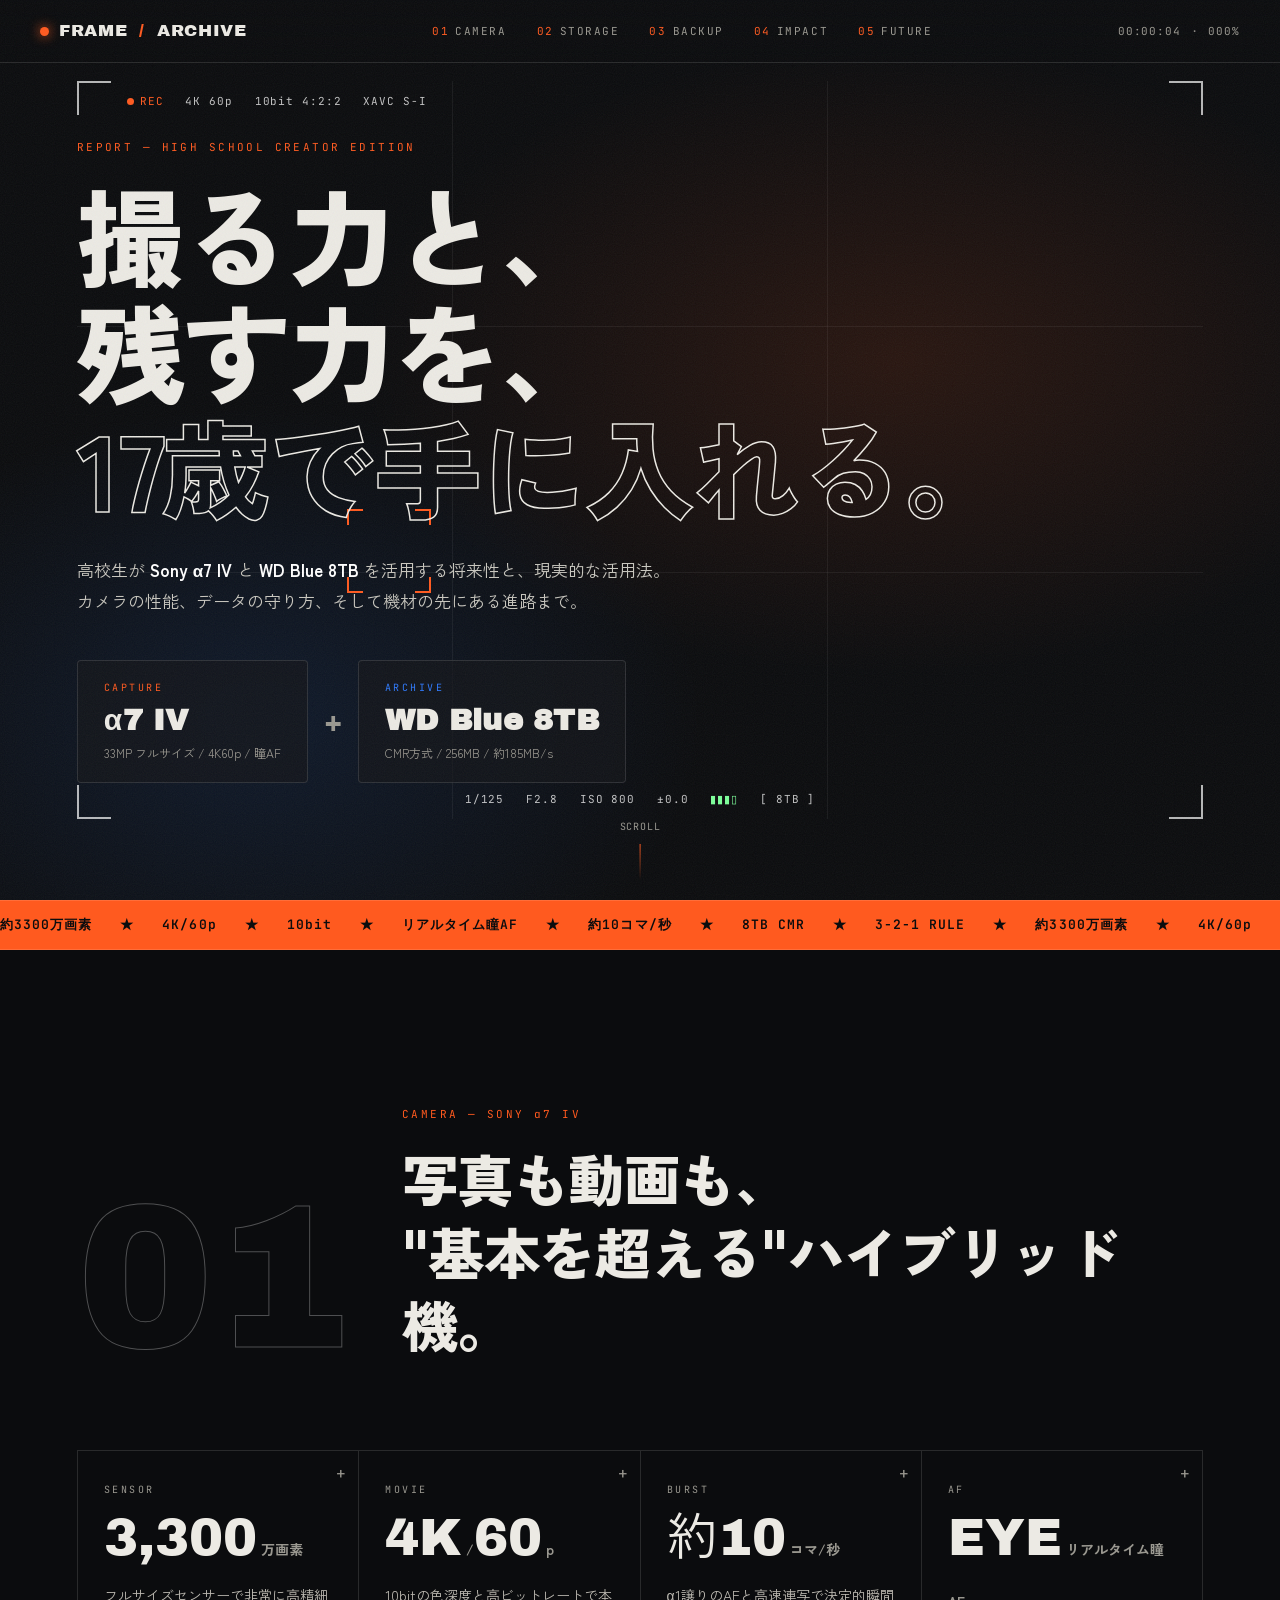
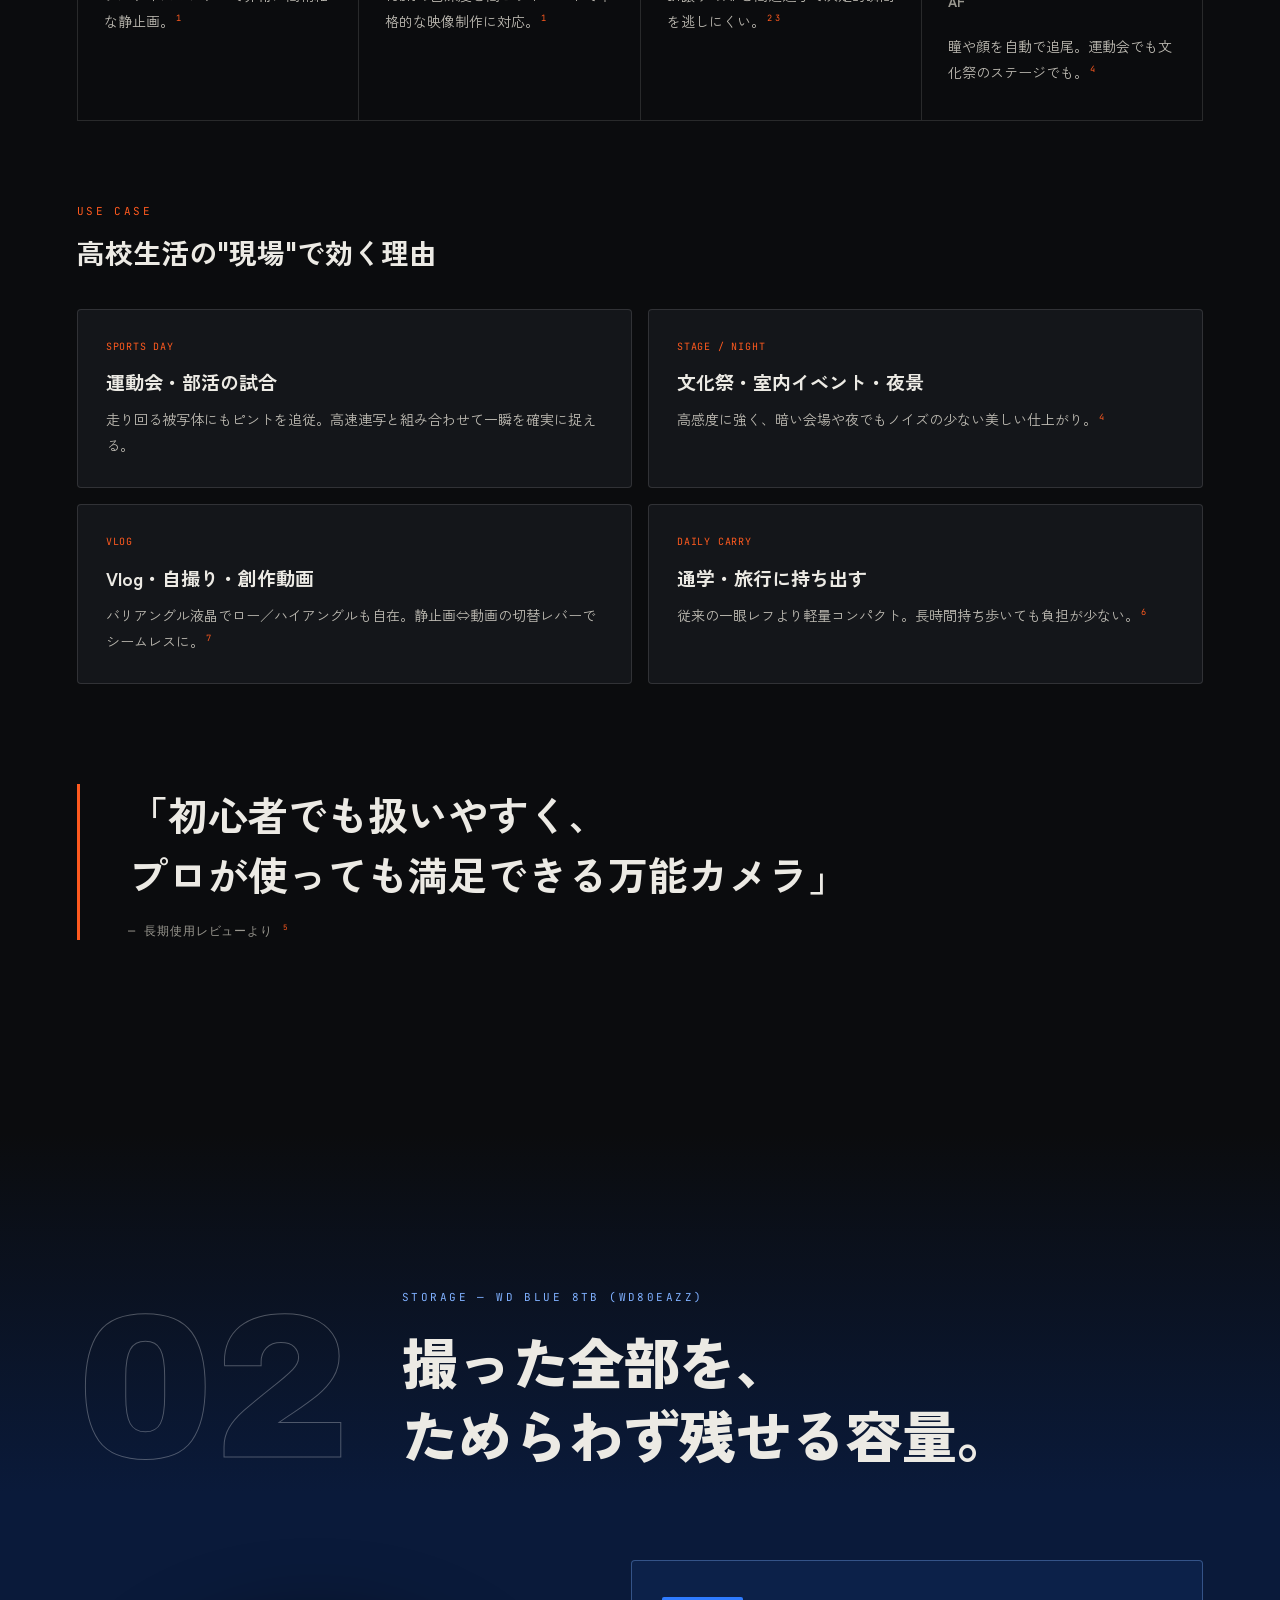
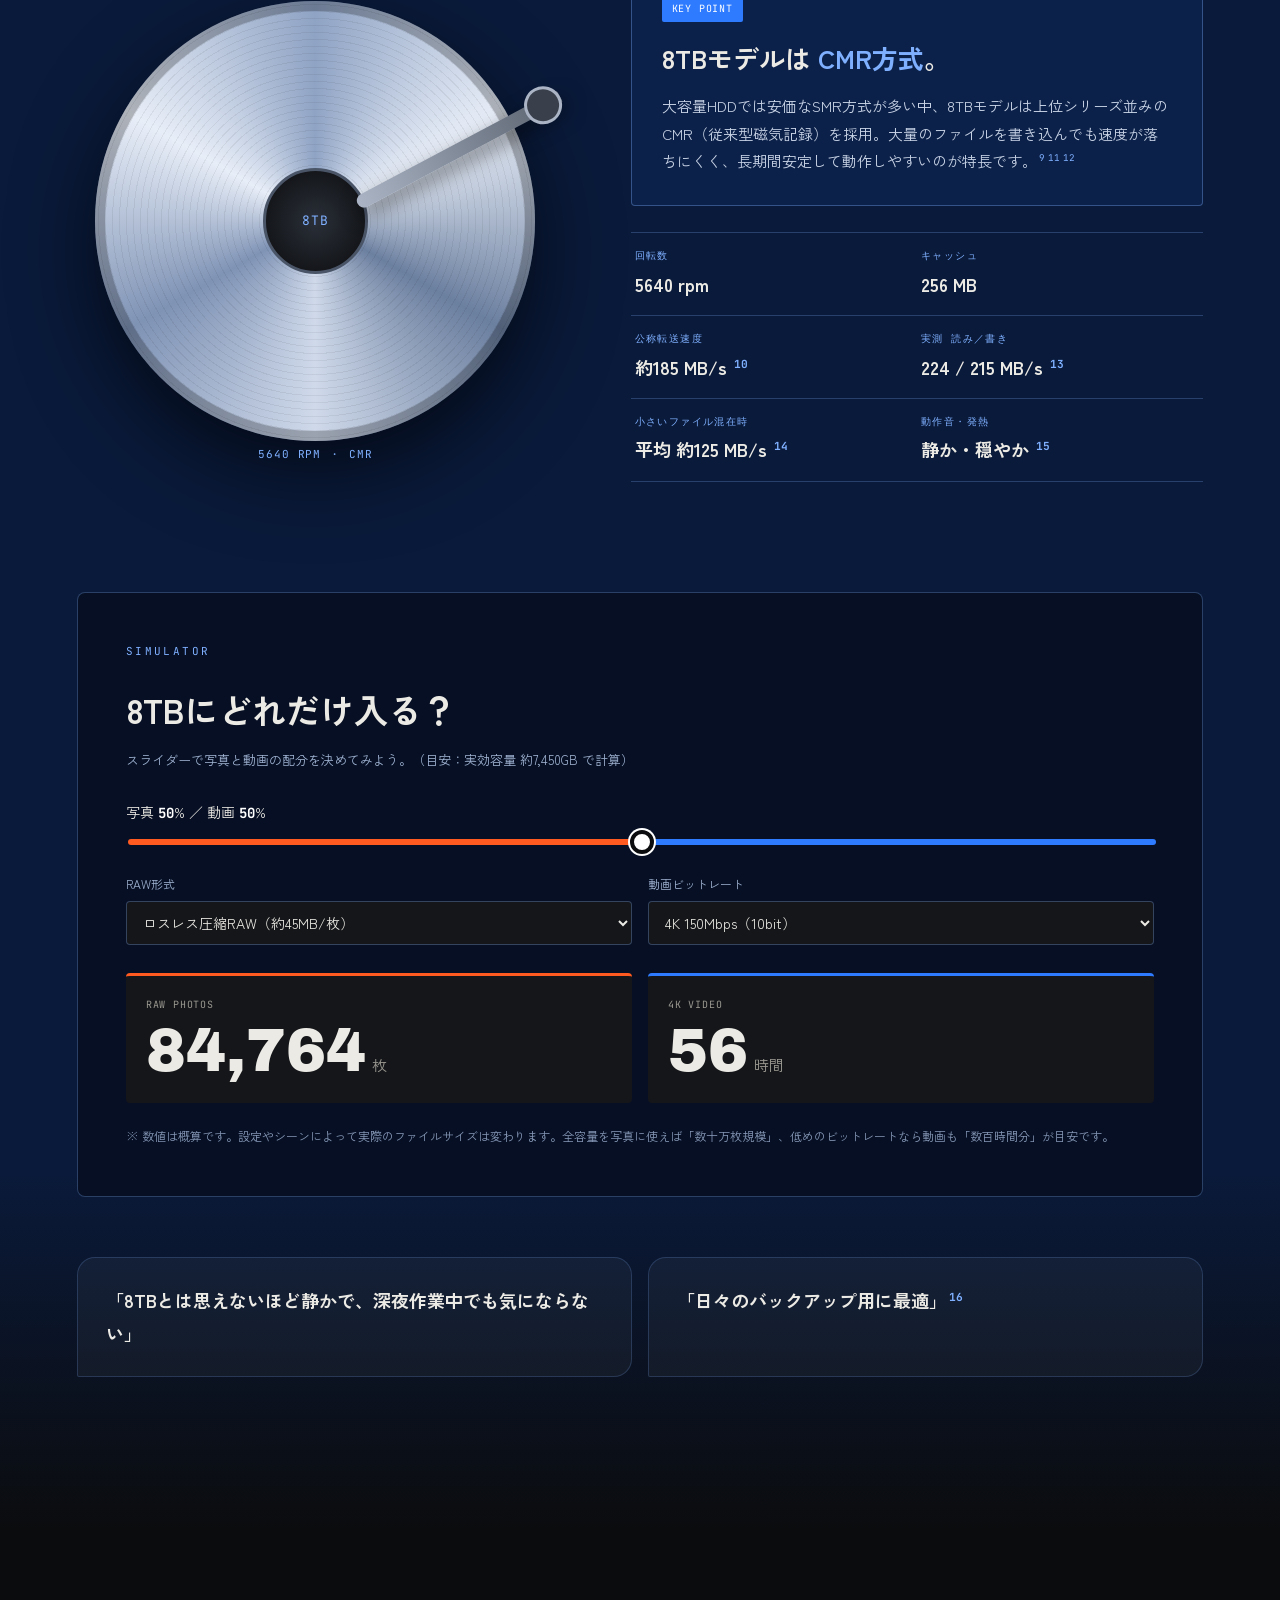
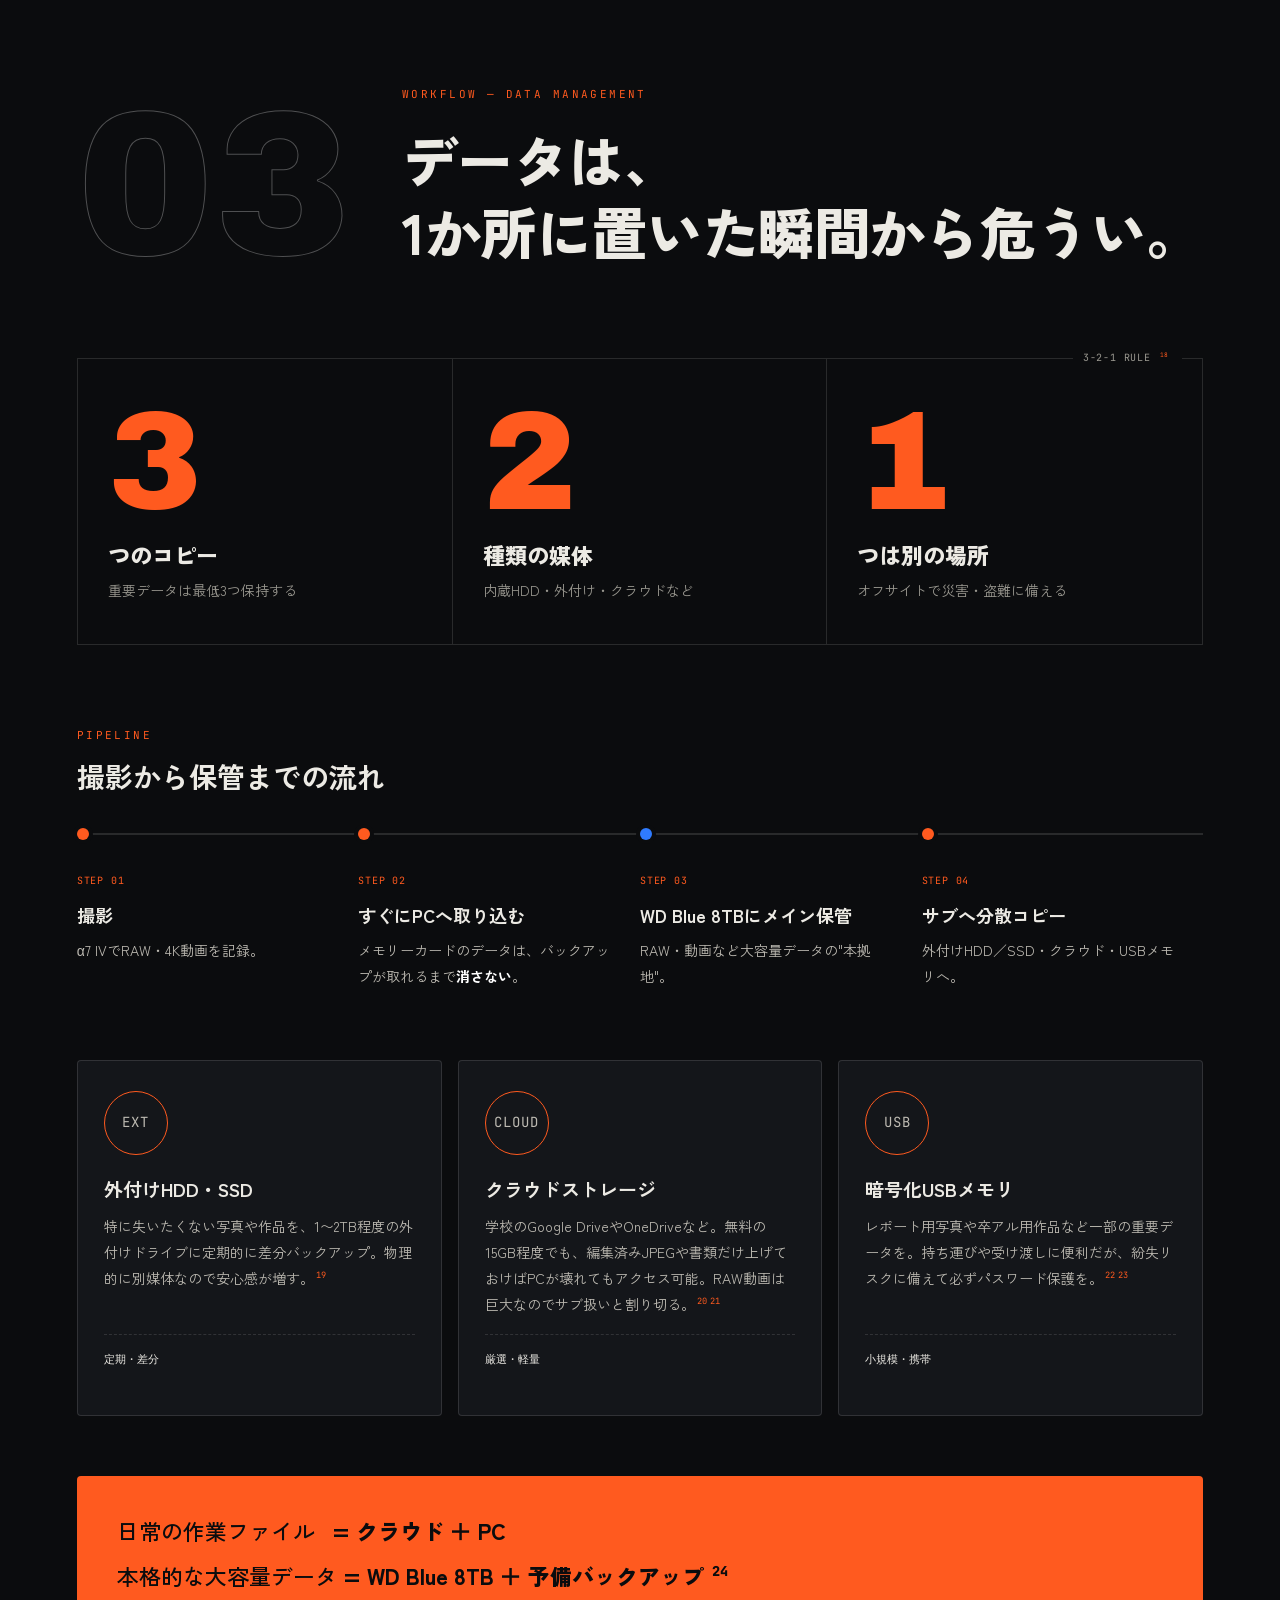
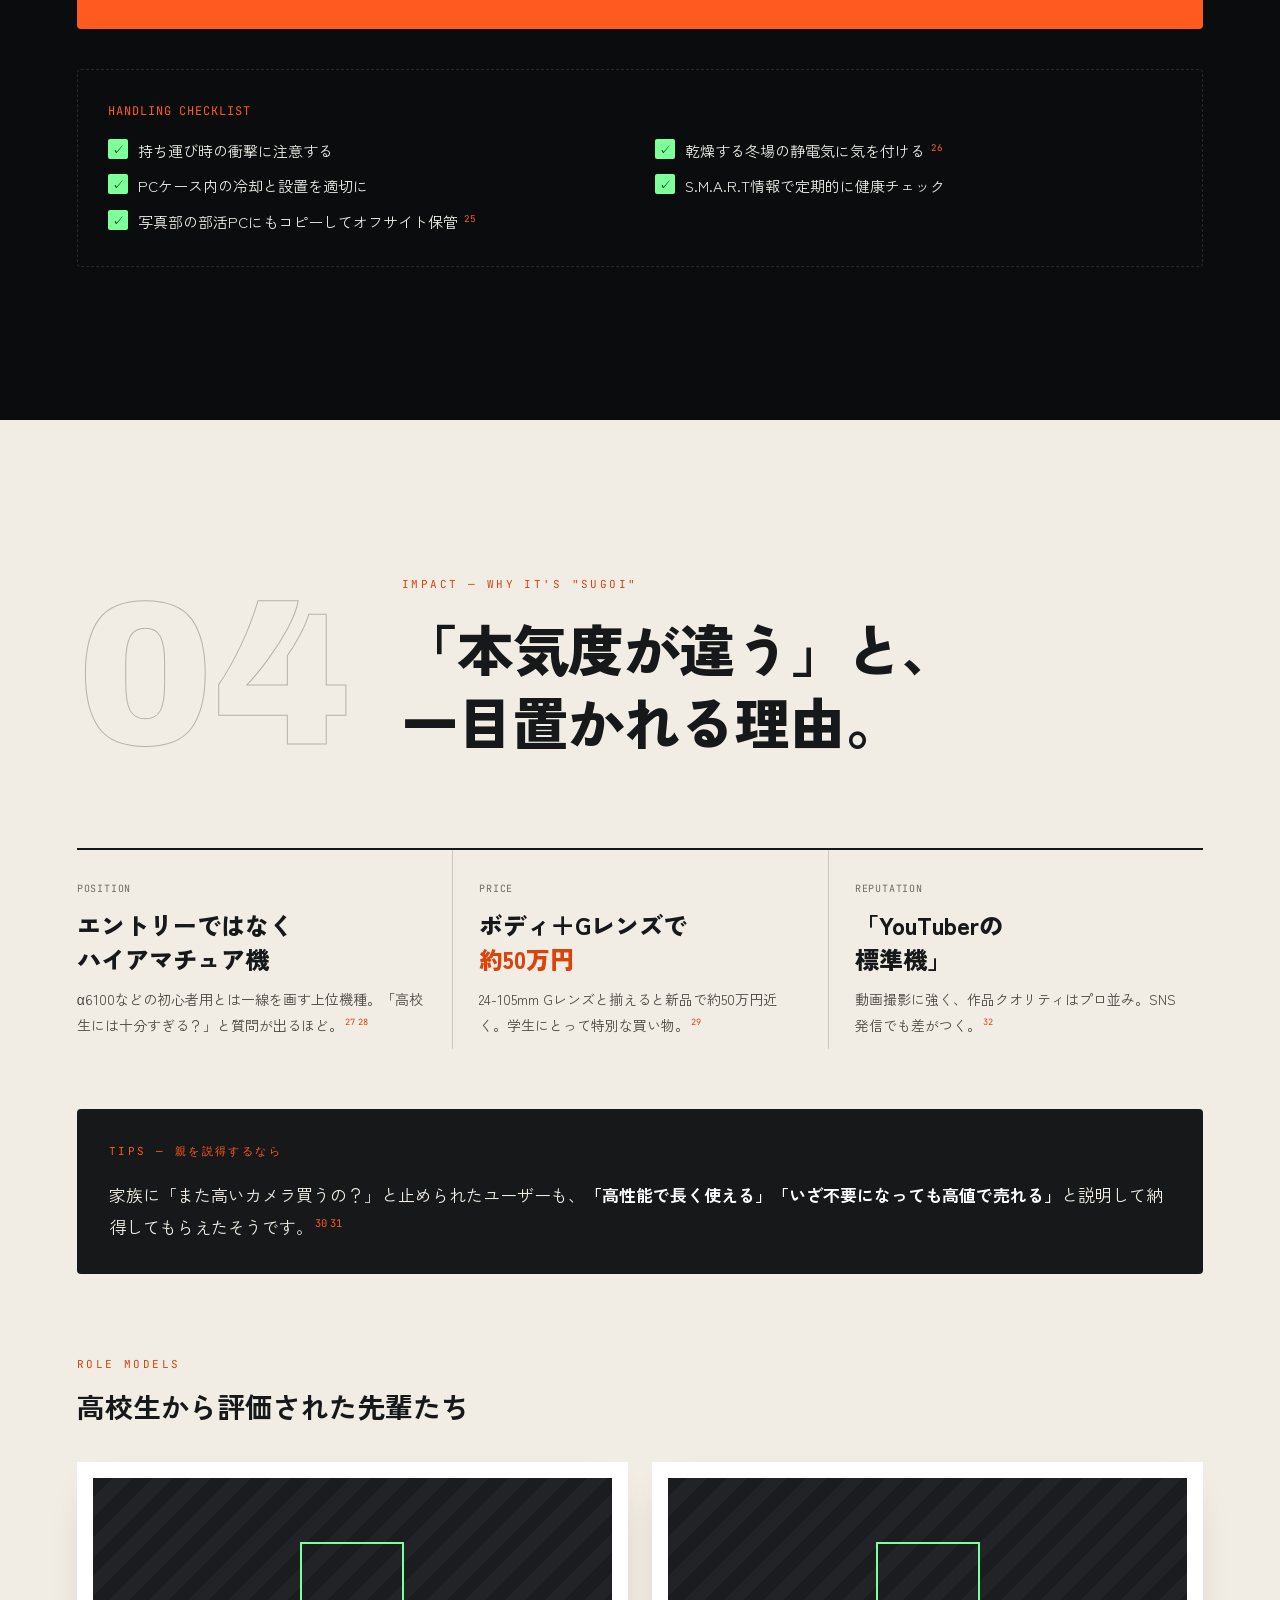
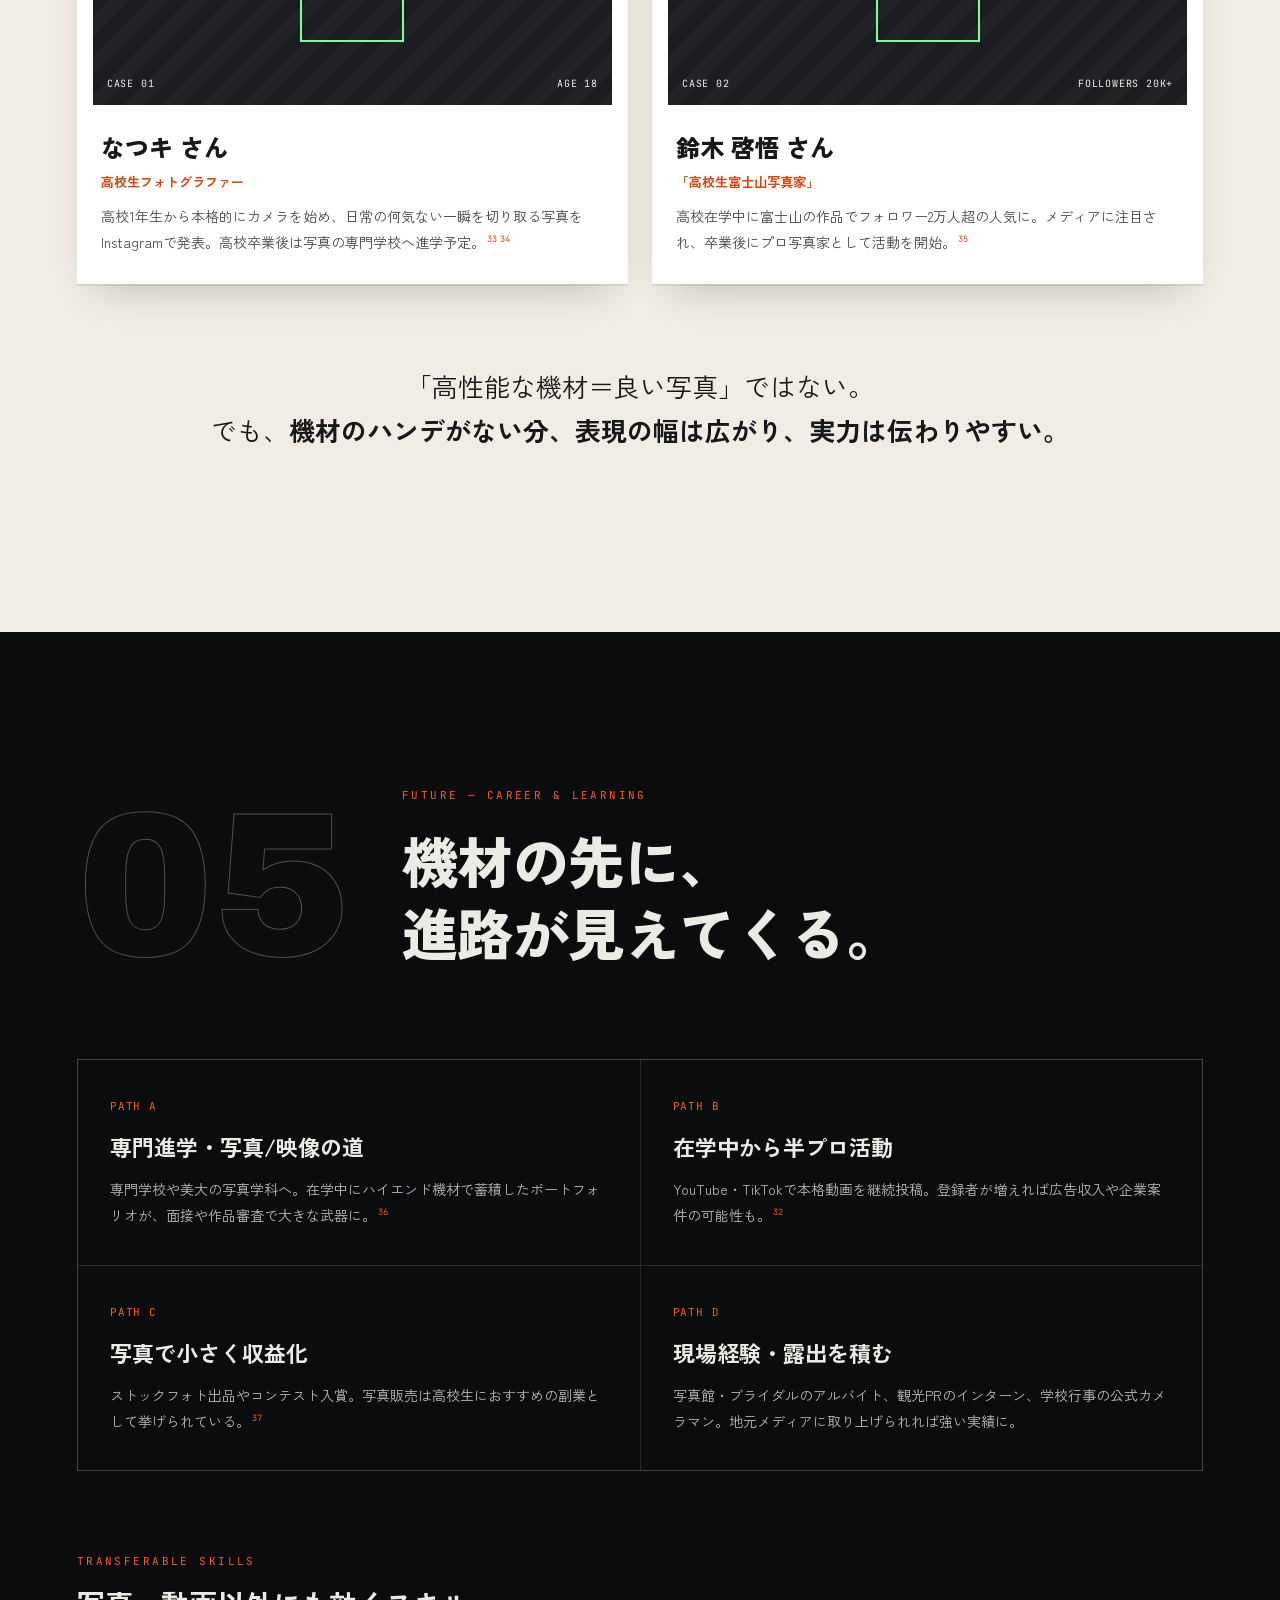
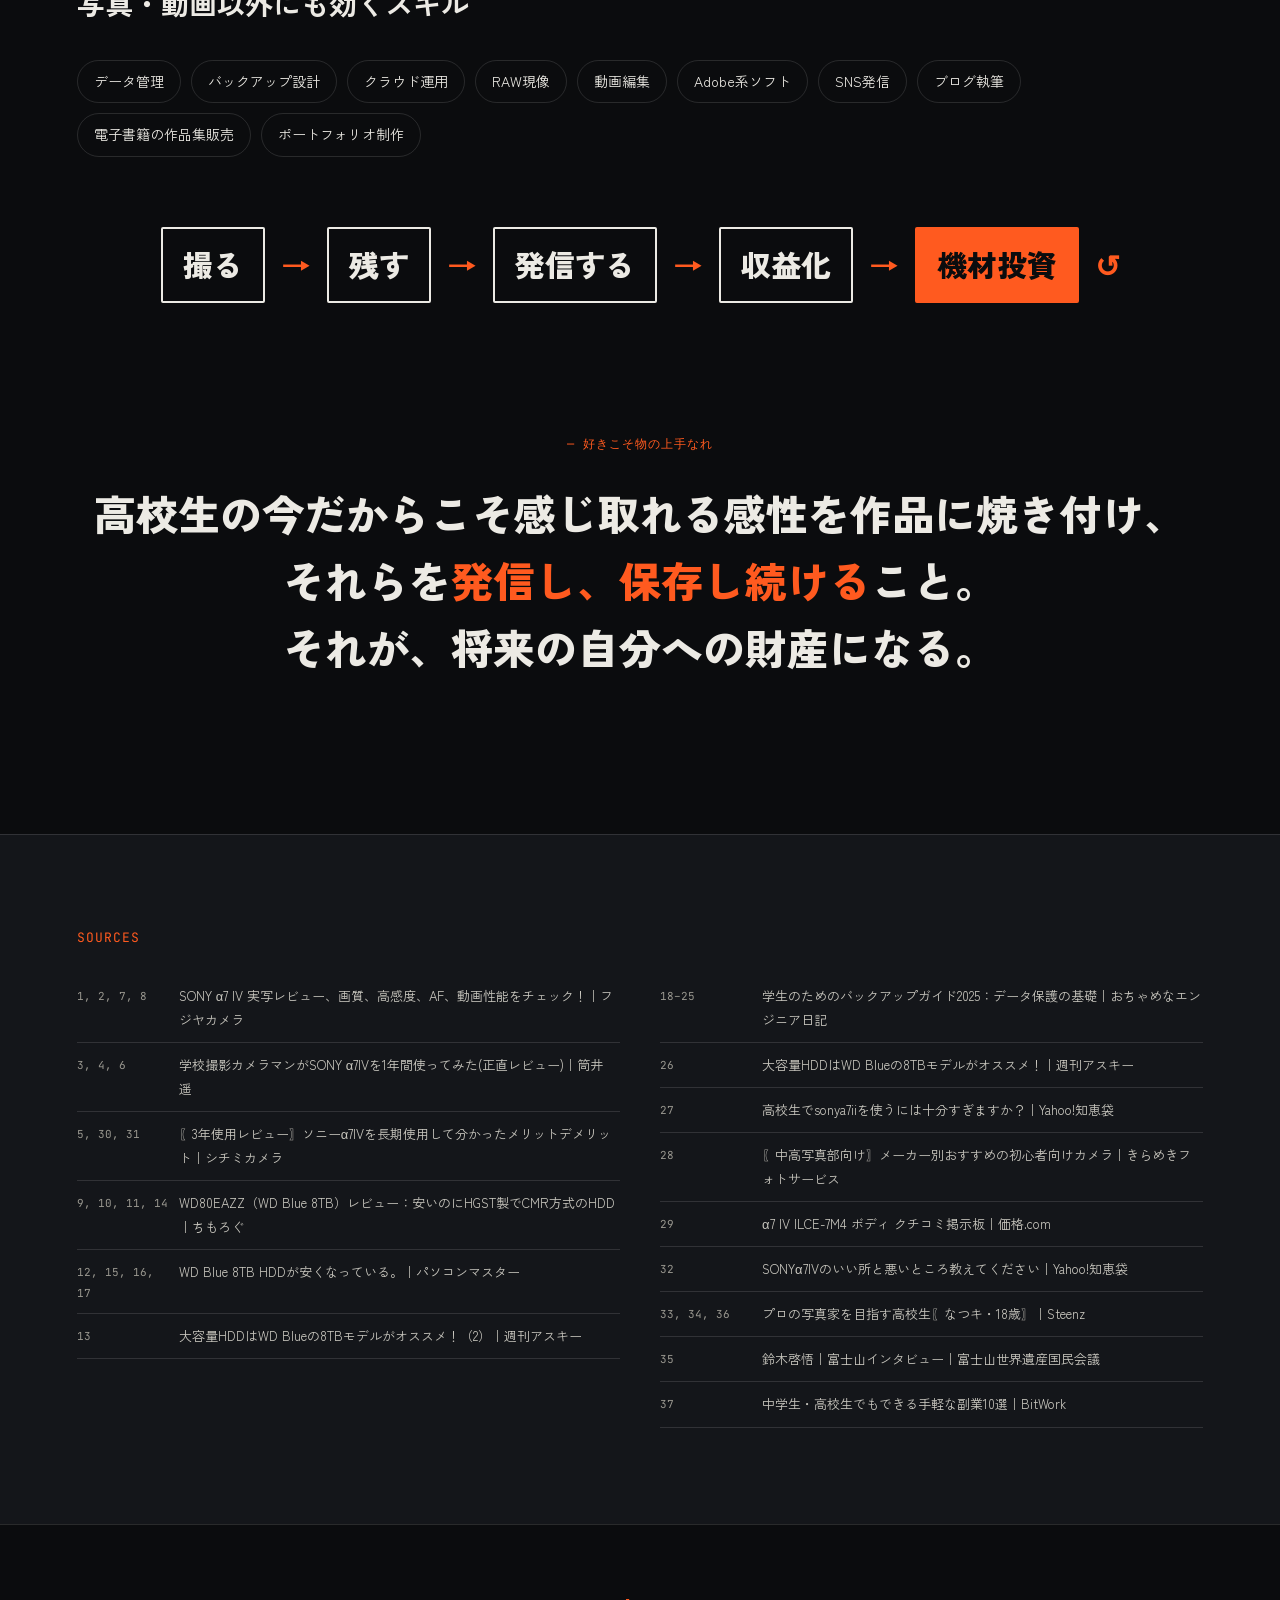
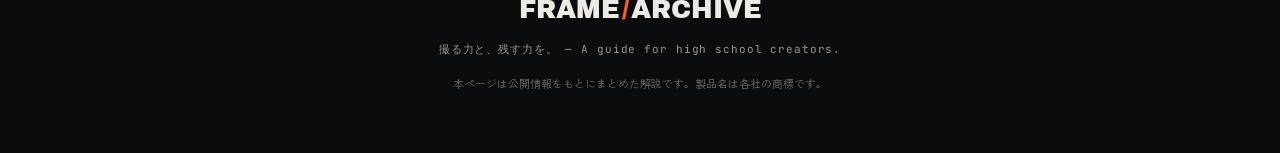
<file: index.html>
<!DOCTYPE html>
<html lang="ja">
<head>
<meta charset="UTF-8">
<meta name="viewport" content="width=device-width, initial-scale=1.0">
<title>FRAME / ARCHIVE — 高校生がSony α7 IVとWD Blue 8TBを活用する将来性</title>
<meta name="description" content="Sony α7 IVとWD Blue 8TBを高校生が使いこなすための性能解説・データ管理術・将来展望をまとめたガイド。">
<link rel="icon" href="data:image/svg+xml,%3Csvg xmlns=%22http://www.w3.org/2000/svg%22 viewBox=%220 0 16 16%22%3E%3Ccircle cx=%228%22 cy=%228%22 r=%225%22 fill=%22%23ff5a1f%22/%3E%3C/svg%3E">
<link rel="preconnect" href="https://fonts.googleapis.com">
<link rel="preconnect" href="https://fonts.gstatic.com" crossorigin>
<link href="https://fonts.googleapis.com/css2?family=Zen+Kaku+Gothic+New:wght@400;500;700;900&family=JetBrains+Mono:wght@400;600&family=Archivo+Black&display=swap" rel="stylesheet">
<link rel="stylesheet" href="css/style.css">
</head>
<body>

<!-- ========== HUD NAV ========== -->
<header class="hud">
  <a href="#top" class="hud__logo"><span class="rec-dot"></span>FRAME<span class="slash">/</span>ARCHIVE</a>
  <nav class="hud__nav" aria-label="章ナビゲーション">
    <a href="#ch1"><span>01</span>CAMERA</a>
    <a href="#ch2"><span>02</span>STORAGE</a>
    <a href="#ch3"><span>03</span>BACKUP</a>
    <a href="#ch4"><span>04</span>IMPACT</a>
    <a href="#ch5"><span>05</span>FUTURE</a>
  </nav>
  <div class="hud__meta mono"><span id="hudTime">00:00:00</span> ・ <span id="hudProgress">000</span>%</div>
</header>

<!-- ========== HERO ========== -->
<section class="hero" id="top">
  <div class="viewfinder" aria-hidden="true">
    <span class="vf-corner tl"></span><span class="vf-corner tr"></span>
    <span class="vf-corner bl"></span><span class="vf-corner br"></span>
    <div class="vf-top mono">
      <span class="rec"><i></i>REC</span>
      <span>4K 60p</span><span>10bit 4:2:2</span><span>XAVC S-I</span>
    </div>
    <div class="vf-bottom mono">
      <span>1/125</span><span>F2.8</span><span>ISO 800</span><span>±0.0</span>
      <span class="vf-battery">▮▮▮▯</span><span>[ 8TB ]</span>
    </div>
    <div class="af-box" id="afBox"><span></span><span></span><span></span><span></span></div>
  </div>

  <div class="hero__inner">
    <p class="eyebrow mono">REPORT — HIGH SCHOOL CREATOR EDITION</p>
    <h1 class="hero__title">
      <span class="line">撮る力と、</span>
      <span class="line">残す力を、</span>
      <span class="line accent">17歳で<br class="sp">手に入れる。</span>
    </h1>
    <p class="hero__lead">
      高校生が <strong>Sony α7 IV</strong> と <strong>WD Blue 8TB</strong> を活用する将来性と、現実的な活用法。<br>
      カメラの性能、データの守り方、そして機材の先にある進路まで。
    </p>
    <div class="hero__duo">
      <div class="duo-card cam">
        <p class="mono">CAPTURE</p>
        <h2>α7 IV</h2>
        <p>33MP フルサイズ / 4K60p / 瞳AF</p>
      </div>
      <div class="duo-plus">+</div>
      <div class="duo-card hdd">
        <p class="mono">ARCHIVE</p>
        <h2>WD Blue 8TB</h2>
        <p>CMR方式 / 256MB / 約185MB/s</p>
      </div>
    </div>
  </div>
  <a href="#ch1" class="scroll-cue mono">SCROLL<span></span></a>
</section>

<!-- ========== MARQUEE ========== -->
<div class="marquee" aria-hidden="true">
  <div class="marquee__track mono">
    <span>約3300万画素</span><span>★</span><span>4K/60p</span><span>★</span><span>10bit</span><span>★</span><span>リアルタイム瞳AF</span><span>★</span><span>約10コマ/秒</span><span>★</span><span>8TB CMR</span><span>★</span><span>3-2-1 RULE</span><span>★</span>
    <span>約3300万画素</span><span>★</span><span>4K/60p</span><span>★</span><span>10bit</span><span>★</span><span>リアルタイム瞳AF</span><span>★</span><span>約10コマ/秒</span><span>★</span><span>8TB CMR</span><span>★</span><span>3-2-1 RULE</span><span>★</span>
  </div>
</div>

<main>

<!-- ========== CH1 CAMERA ========== -->
<section class="chapter" id="ch1">
  <div class="chapter__head reveal">
    <p class="chapter__num">01</p>
    <div>
      <p class="eyebrow mono">CAMERA — SONY α7 IV</p>
      <h2 class="chapter__title">写真も動画も、<br>"基本を超える"ハイブリッド機。</h2>
    </div>
  </div>

  <div class="spec-grid">
    <article class="spec reveal">
      <p class="spec__label mono">SENSOR</p>
      <p class="spec__value"><span class="count" data-to="3300">0</span><small>万画素</small></p>
      <p class="spec__desc">フルサイズセンサーで非常に高精細な静止画。<sup><a href="#src1">1</a></sup></p>
    </article>
    <article class="spec reveal">
      <p class="spec__label mono">MOVIE</p>
      <p class="spec__value">4K<small>/</small><span class="count" data-to="60">0</span><small>p</small></p>
      <p class="spec__desc">10bitの色深度と高ビットレートで本格的な映像制作に対応。<sup><a href="#src1">1</a></sup></p>
    </article>
    <article class="spec reveal">
      <p class="spec__label mono">BURST</p>
      <p class="spec__value">約<span class="count" data-to="10">0</span><small>コマ/秒</small></p>
      <p class="spec__desc">α1譲りのAFと高速連写で決定的瞬間を逃しにくい。<sup><a href="#src2">2</a><a href="#src3">3</a></sup></p>
    </article>
    <article class="spec reveal">
      <p class="spec__label mono">AF</p>
      <p class="spec__value">EYE<small>リアルタイム瞳AF</small></p>
      <p class="spec__desc">瞳や顔を自動で追尾。運動会でも文化祭のステージでも。<sup><a href="#src4">4</a></sup></p>
    </article>
  </div>

  <div class="scenes">
    <h3 class="sub-title reveal"><span class="mono">USE CASE</span>高校生活の"現場"で効く理由</h3>
    <div class="scene-list">
      <div class="scene reveal">
        <p class="scene__tag mono">SPORTS DAY</p>
        <h4>運動会・部活の試合</h4>
        <p>走り回る被写体にもピントを追従。高速連写と組み合わせて一瞬を確実に捉える。</p>
      </div>
      <div class="scene reveal">
        <p class="scene__tag mono">STAGE / NIGHT</p>
        <h4>文化祭・室内イベント・夜景</h4>
        <p>高感度に強く、暗い会場や夜でもノイズの少ない美しい仕上がり。<sup><a href="#src4">4</a></sup></p>
      </div>
      <div class="scene reveal">
        <p class="scene__tag mono">VLOG</p>
        <h4>Vlog・自撮り・創作動画</h4>
        <p>バリアングル液晶でロー／ハイアングルも自在。静止画⇔動画の切替レバーでシームレスに。<sup><a href="#src7">7</a></sup></p>
      </div>
      <div class="scene reveal">
        <p class="scene__tag mono">DAILY CARRY</p>
        <h4>通学・旅行に持ち出す</h4>
        <p>従来の一眼レフより軽量コンパクト。長時間持ち歩いても負担が少ない。<sup><a href="#src6">6</a></sup></p>
      </div>
    </div>
  </div>

  <blockquote class="pull reveal">
    「初心者でも扱いやすく、<br>プロが使っても満足できる万能カメラ」
    <cite class="mono">— 長期使用レビューより <sup><a href="#src5">5</a></sup></cite>
  </blockquote>
</section>

<!-- ========== CH2 STORAGE ========== -->
<section class="chapter chapter--blue" id="ch2">
  <div class="chapter__head reveal">
    <p class="chapter__num">02</p>
    <div>
      <p class="eyebrow mono">STORAGE — WD BLUE 8TB (WD80EAZZ)</p>
      <h2 class="chapter__title">撮った全部を、<br>ためらわず残せる容量。</h2>
    </div>
  </div>

  <div class="storage">
    <div class="platter-wrap reveal" aria-hidden="true">
      <div class="platter">
        <div class="platter__rings"></div>
        <div class="platter__hub mono">8TB</div>
      </div>
      <div class="arm"></div>
      <p class="platter-caption mono">5640 RPM ・ CMR</p>
    </div>

    <div class="storage__body">
      <div class="cmr-callout reveal">
        <p class="mono badge">KEY POINT</p>
        <h3>8TBモデルは <em>CMR方式</em>。</h3>
        <p>大容量HDDでは安価なSMR方式が多い中、8TBモデルは上位シリーズ並みのCMR（従来型磁気記録）を採用。大量のファイルを書き込んでも速度が落ちにくく、長期間安定して動作しやすいのが特長です。<sup><a href="#src9">9</a><a href="#src11">11</a><a href="#src12">12</a></sup></p>
      </div>

      <dl class="spec-table reveal">
        <div><dt class="mono">回転数</dt><dd>5640 rpm</dd></div>
        <div><dt class="mono">キャッシュ</dt><dd>256 MB</dd></div>
        <div><dt class="mono">公称転送速度</dt><dd>約185 MB/s <sup><a href="#src10">10</a></sup></dd></div>
        <div><dt class="mono">実測 読み／書き</dt><dd>224 / 215 MB/s <sup><a href="#src13">13</a></sup></dd></div>
        <div><dt class="mono">小さいファイル混在時</dt><dd>平均 約125 MB/s <sup><a href="#src14">14</a></sup></dd></div>
        <div><dt class="mono">動作音・発熱</dt><dd>静か・穏やか <sup><a href="#src15">15</a></sup></dd></div>
      </dl>
    </div>
  </div>

  <!-- Capacity simulator -->
  <div class="sim reveal" id="simulator">
    <div class="sim__head">
      <p class="mono eyebrow">SIMULATOR</p>
      <h3>8TBにどれだけ入る？</h3>
      <p class="sim__note">スライダーで写真と動画の配分を決めてみよう。（目安：実効容量 約7,450GB で計算）</p>
    </div>

    <div class="sim__controls">
      <label class="sim__row">
        <span>写真 <b id="ratioPhotoLabel">50</b>% ／ 動画 <b id="ratioVideoLabel">50</b>%</span>
        <input type="range" id="ratio" min="0" max="100" value="50" aria-label="写真と動画の配分">
      </label>
      <div class="sim__row sim__selects">
        <label>RAW形式
          <select id="rawSize">
            <option value="35">圧縮RAW（約35MB/枚）</option>
            <option value="45" selected>ロスレス圧縮RAW（約45MB/枚）</option>
            <option value="70">非圧縮RAW（約70MB/枚）</option>
          </select>
        </label>
        <label>動画ビットレート
          <select id="bitrate">
            <option value="50">4K 50Mbps</option>
            <option value="100">4K 100Mbps</option>
            <option value="150" selected>4K 150Mbps（10bit）</option>
            <option value="200">4K 200Mbps</option>
          </select>
        </label>
      </div>
    </div>


    <div class="sim__result" style="margin-top:28px">
      <div>
        <p class="mono">RAW PHOTOS</p>
        <p class="sim__num"><span id="outPhotos">0</span><small>枚</small></p>
      </div>
      <div>
        <p class="mono">4K VIDEO</p>
        <p class="sim__num"><span id="outVideo">0</span><small>時間</small></p>
      </div>
    </div>
    <p class="sim__foot">※ 数値は概算です。設定やシーンによって実際のファイルサイズは変わります。全容量を写真に使えば「数十万枚規模」、低めのビットレートなら動画も「数百時間分」が目安です。</p>
  </div>

  <div class="voices">
    <p class="voice reveal">「8TBとは思えないほど静かで、深夜作業中でも気にならない」</p>
    <p class="voice reveal">「日々のバックアップ用に最適」<sup><a href="#src16">16</a></sup></p>
  </div>
</section>

<!-- ========== CH3 BACKUP ========== -->
<section class="chapter" id="ch3">
  <div class="chapter__head reveal">
    <p class="chapter__num">03</p>
    <div>
      <p class="eyebrow mono">WORKFLOW — DATA MANAGEMENT</p>
      <h2 class="chapter__title">データは、<br>1か所に置いた瞬間から危うい。</h2>
    </div>
  </div>

  <div class="rule321 reveal">
    <div class="rule321__item">
      <p class="rule321__n">3</p>
      <p class="rule321__t">つのコピー</p>
      <p class="rule321__d">重要データは最低3つ保持する</p>
    </div>
    <div class="rule321__item">
      <p class="rule321__n">2</p>
      <p class="rule321__t">種類の媒体</p>
      <p class="rule321__d">内蔵HDD・外付け・クラウドなど</p>
    </div>
    <div class="rule321__item">
      <p class="rule321__n">1</p>
      <p class="rule321__t">つは別の場所</p>
      <p class="rule321__d">オフサイトで災害・盗難に備える</p>
    </div>
    <p class="rule321__src mono">3-2-1 RULE <sup><a href="#src18">18</a></sup></p>
  </div>

  <h3 class="sub-title reveal"><span class="mono">PIPELINE</span>撮影から保管までの流れ</h3>
  <ol class="flow">
    <li class="flow__step reveal">
      <span class="flow__no mono">STEP 01</span>
      <h4>撮影</h4>
      <p>α7 IVでRAW・4K動画を記録。</p>
    </li>
    <li class="flow__step reveal">
      <span class="flow__no mono">STEP 02</span>
      <h4>すぐにPCへ取り込む</h4>
      <p>メモリーカードのデータは、バックアップが取れるまで<strong>消さない</strong>。</p>
    </li>
    <li class="flow__step reveal">
      <span class="flow__no mono">STEP 03</span>
      <h4>WD Blue 8TBにメイン保管</h4>
      <p>RAW・動画など大容量データの"本拠地"。</p>
    </li>
    <li class="flow__step reveal">
      <span class="flow__no mono">STEP 04</span>
      <h4>サブへ分散コピー</h4>
      <p>外付けHDD／SSD・クラウド・USBメモリへ。</p>
    </li>
  </ol>

  <div class="tiers">
    <article class="tier reveal">
      <p class="tier__icon mono">EXT</p>
      <h4>外付けHDD・SSD</h4>
      <p>特に失いたくない写真や作品を、1〜2TB程度の外付けドライブに定期的に差分バックアップ。物理的に別媒体なので安心感が増す。<sup><a href="#src19">19</a></sup></p>
      <p class="tier__tag">定期・差分</p>
    </article>
    <article class="tier reveal">
      <p class="tier__icon mono">CLOUD</p>
      <h4>クラウドストレージ</h4>
      <p>学校のGoogle DriveやOneDriveなど。無料の15GB程度でも、編集済みJPEGや書類だけ上げておけばPCが壊れてもアクセス可能。RAW動画は巨大なのでサブ扱いと割り切る。<sup><a href="#src20">20</a><a href="#src21">21</a></sup></p>
      <p class="tier__tag">厳選・軽量</p>
    </article>
    <article class="tier reveal">
      <p class="tier__icon mono">USB</p>
      <h4>暗号化USBメモリ</h4>
      <p>レポート用写真や卒アル用作品など一部の重要データを。持ち運びや受け渡しに便利だが、紛失リスクに備えて必ずパスワード保護を。<sup><a href="#src22">22</a><a href="#src23">23</a></sup></p>
      <p class="tier__tag">小規模・携帯</p>
    </article>
  </div>

  <div class="formula reveal">
    <p><span>日常の作業ファイル</span> = クラウド ＋ PC</p>
    <p><span>本格的な大容量データ</span> = WD Blue 8TB ＋ 予備バックアップ <sup><a href="#src24">24</a></sup></p>
  </div>

  <div class="checklist reveal">
    <h4 class="mono">HANDLING CHECKLIST</h4>
    <ul>
      <li>持ち運び時の衝撃に注意する</li>
      <li>乾燥する冬場の静電気に気を付ける <sup><a href="#src26">26</a></sup></li>
      <li>PCケース内の冷却と設置を適切に</li>
      <li>S.M.A.R.T情報で定期的に健康チェック</li>
      <li>写真部の部活PCにもコピーしてオフサイト保管 <sup><a href="#src25">25</a></sup></li>
    </ul>
  </div>
</section>

<!-- ========== CH4 IMPACT ========== -->
<section class="chapter chapter--paper" id="ch4">
  <div class="chapter__head reveal">
    <p class="chapter__num">04</p>
    <div>
      <p class="eyebrow mono">IMPACT — WHY IT'S "SUGOI"</p>
      <h2 class="chapter__title">「本気度が違う」と、<br>一目置かれる理由。</h2>
    </div>
  </div>

  <div class="reasons">
    <div class="reason reveal">
      <p class="reason__k mono">POSITION</p>
      <h4>エントリーではなく<br>ハイアマチュア機</h4>
      <p>α6100などの初心者用とは一線を画す上位機種。「高校生には十分すぎる？」と質問が出るほど。<sup><a href="#src27">27</a><a href="#src28">28</a></sup></p>
    </div>
    <div class="reason reveal">
      <p class="reason__k mono">PRICE</p>
      <h4>ボディ＋Gレンズで<br><em>約50万円</em></h4>
      <p>24-105mm Gレンズと揃えると新品で約50万円近く。学生にとって特別な買い物。<sup><a href="#src29">29</a></sup></p>
    </div>
    <div class="reason reveal">
      <p class="reason__k mono">REPUTATION</p>
      <h4>「YouTuberの<br>標準機」</h4>
      <p>動画撮影に強く、作品クオリティはプロ並み。SNS発信でも差がつく。<sup><a href="#src32">32</a></sup></p>
    </div>
  </div>

  <div class="persuade reveal">
    <p class="mono eyebrow">TIPS — 親を説得するなら</p>
    <p class="persuade__body">家族に「また高いカメラ買うの？」と止められたユーザーも、<strong>「高性能で長く使える」「いざ不要になっても高値で売れる」</strong>と説明して納得してもらえたそうです。<sup><a href="#src30">30</a><a href="#src31">31</a></sup></p>
  </div>

  <h3 class="sub-title reveal"><span class="mono">ROLE MODELS</span>高校生から評価された先輩たち</h3>
  <div class="cases">
    <article class="case reveal">
      <div class="case__frame mono"><span>CASE 01</span><span>AGE 18</span></div>
      <h4>なつキ さん</h4>
      <p class="case__role">高校生フォトグラファー</p>
      <p>高校1年生から本格的にカメラを始め、日常の何気ない一瞬を切り取る写真をInstagramで発表。高校卒業後は写真の専門学校へ進学予定。<sup><a href="#src33">33</a><a href="#src34">34</a></sup></p>
    </article>
    <article class="case reveal">
      <div class="case__frame mono"><span>CASE 02</span><span>FOLLOWERS 20K+</span></div>
      <h4>鈴木 啓悟 さん</h4>
      <p class="case__role">「高校生富士山写真家」</p>
      <p>高校在学中に富士山の作品でフォロワー2万人超の人気に。メディアに注目され、卒業後にプロ写真家として活動を開始。<sup><a href="#src35">35</a></sup></p>
    </article>
  </div>

  <p class="caveat reveal">「高性能な機材＝良い写真」ではない。<br>でも、<strong>機材のハンデがない分、表現の幅は広がり、実力は伝わりやすい。</strong></p>
</section>

<!-- ========== CH5 FUTURE ========== -->
<section class="chapter" id="ch5">
  <div class="chapter__head reveal">
    <p class="chapter__num">05</p>
    <div>
      <p class="eyebrow mono">FUTURE — CAREER & LEARNING</p>
      <h2 class="chapter__title">機材の先に、<br>進路が見えてくる。</h2>
    </div>
  </div>

  <div class="paths">
    <article class="path reveal">
      <p class="path__no mono">PATH A</p>
      <h4>専門進学・写真/映像の道</h4>
      <p>専門学校や美大の写真学科へ。在学中にハイエンド機材で蓄積したポートフォリオが、面接や作品審査で大きな武器に。<sup><a href="#src36">36</a></sup></p>
    </article>
    <article class="path reveal">
      <p class="path__no mono">PATH B</p>
      <h4>在学中から半プロ活動</h4>
      <p>YouTube・TikTokで本格動画を継続投稿。登録者が増えれば広告収入や企業案件の可能性も。<sup><a href="#src32">32</a></sup></p>
    </article>
    <article class="path reveal">
      <p class="path__no mono">PATH C</p>
      <h4>写真で小さく収益化</h4>
      <p>ストックフォト出品やコンテスト入賞。写真販売は高校生におすすめの副業として挙げられている。<sup><a href="#src37">37</a></sup></p>
    </article>
    <article class="path reveal">
      <p class="path__no mono">PATH D</p>
      <h4>現場経験・露出を積む</h4>
      <p>写真館・ブライダルのアルバイト、観光PRのインターン、学校行事の公式カメラマン。地元メディアに取り上げられれば強い実績に。</p>
    </article>
  </div>

  <div class="skills reveal">
    <h3 class="sub-title"><span class="mono">TRANSFERABLE SKILLS</span>写真・動画以外にも効くスキル</h3>
    <ul class="skill-tags">
      <li>データ管理</li><li>バックアップ設計</li><li>クラウド運用</li><li>RAW現像</li><li>動画編集</li><li>Adobe系ソフト</li><li>SNS発信</li><li>ブログ執筆</li><li>電子書籍の作品集販売</li><li>ポートフォリオ制作</li>
    </ul>
  </div>

  <div class="loop reveal" aria-label="成長の好循環">
    <span>撮る</span><i>→</i><span>残す</span><i>→</i><span>発信する</span><i>→</i><span>収益化</span><i>→</i><span>機材投資</span><i>↺</i>
  </div>

  <div class="finale reveal">
    <p class="finale__kicker mono">— 好きこそ物の上手なれ</p>
    <p class="finale__text">高校生の今だからこそ感じ取れる感性を作品に焼き付け、<br>それらを<em>発信し、保存し続ける</em>こと。<br>それが、将来の自分への財産になる。</p>
  </div>
</section>

<!-- ========== SOURCES ========== -->
<section class="sources" id="sources">
  <h2 class="mono">SOURCES</h2>
  <ol class="source-list">
    <li id="src1"><b>1, 2, 7, 8</b><a href="https://www.fujiya-camera.co.jp/blog/detail/info/20220112/" target="_blank" rel="noopener">SONY α7 IV 実写レビュー、画質、高感度、AF、動画性能をチェック！｜フジヤカメラ</a></li>
    <li id="src3"><b>3, 4, 6</b><a href="https://note.com/tsut_tsu/n/n96ad604e29bd" target="_blank" rel="noopener">学校撮影カメラマンがSONY α7IVを1年間使ってみた(正直レビュー)｜筒井 遥</a></li>
    <li id="src5"><b>5, 30, 31</b><a href="https://shichicame.xsrv.jp/a7iv-review-functioins" target="_blank" rel="noopener">〖3年使用レビュー〗ソニーα7IVを長期使用して分かったメリットデメリット｜シチミカメラ</a></li>
    <li id="src9"><b>9, 10, 11, 14</b><a href="https://chimolog.co/bto-hdd-wd80eazz/" target="_blank" rel="noopener">WD80EAZZ（WD Blue 8TB）レビュー：安いのにHGST製でCMR方式のHDD｜ちもろぐ</a></li>
    <li id="src12"><b>12, 15, 16, 17</b><a href="https://note.com/pcmaster/n/ne319e540aae0" target="_blank" rel="noopener">WD Blue 8TB HDDが安くなっている。｜パソコンマスター</a></li>
    <li id="src13"><b>13</b><a href="https://weekly.ascii.jp/elem/000/004/077/4077757/2/" target="_blank" rel="noopener">大容量HDDはWD Blueの8TBモデルがオススメ！（2）｜週刊アスキー</a></li>
    <li id="src18"><b>18–25</b><a href="https://www.tech-life-ramen.com/tech/student-backup-guide" target="_blank" rel="noopener">学生のためのバックアップガイド2025：データ保護の基礎｜おちゃめなエンジニア日記</a></li>
    <li id="src26"><b>26</b><a href="https://weekly.ascii.jp/elem/000/004/077/4077757/" target="_blank" rel="noopener">大容量HDDはWD Blueの8TBモデルがオススメ！｜週刊アスキー</a></li>
    <li id="src27"><b>27</b><a href="https://detail.chiebukuro.yahoo.co.jp/qa/question_detail/q13208141098" target="_blank" rel="noopener">高校生でsonya7iiを使うには十分すぎますか？｜Yahoo!知恵袋</a></li>
    <li id="src28"><b>28</b><a href="https://kirameki-ps.com/blog/archives/335" target="_blank" rel="noopener">〖中高写真部向け〗メーカー別おすすめの初心者向けカメラ｜きらめきフォトサービス</a></li>
    <li id="src29"><b>29</b><a href="https://bbs.kakaku.com/bbs/K0001403297/SortID=24551339/" target="_blank" rel="noopener">α7 IV ILCE-7M4 ボディ クチコミ掲示板｜価格.com</a></li>
    <li id="src32"><b>32</b><a href="https://detail.chiebukuro.yahoo.co.jp/qa/question_detail/q10320289305" target="_blank" rel="noopener">SONYα7IVのいい所と悪いところ教えてください｜Yahoo!知恵袋</a></li>
    <li id="src33"><b>33, 34, 36</b><a href="https://steenz.jp/10438/" target="_blank" rel="noopener">プロの写真家を目指す高校生〖なつキ・18歳〗｜Steenz</a></li>
    <li id="src35"><b>35</b><a href="https://www.mtfuji.or.jp/thought/interview/vol105" target="_blank" rel="noopener">鈴木啓悟｜富士山インタビュー｜富士山世界遺産国民会議</a></li>
    <li id="src37"><b>37</b><a href="https://agent-network.com/bitwork/recommend250" target="_blank" rel="noopener">中学生・高校生でもできる手軽な副業10選｜BitWork</a></li>
  </ol>
</section>

</main>

<footer class="footer">
  <p class="footer__logo">FRAME<span class="slash">/</span>ARCHIVE</p>
  <p class="mono">撮る力と、残す力を。 — A guide for high school creators.</p>
  <p class="footer__small">本ページは公開情報をもとにまとめた解説です。製品名は各社の商標です。</p>
</footer>

<script src="js/main.js"></script>
</body>
</html>
</file>
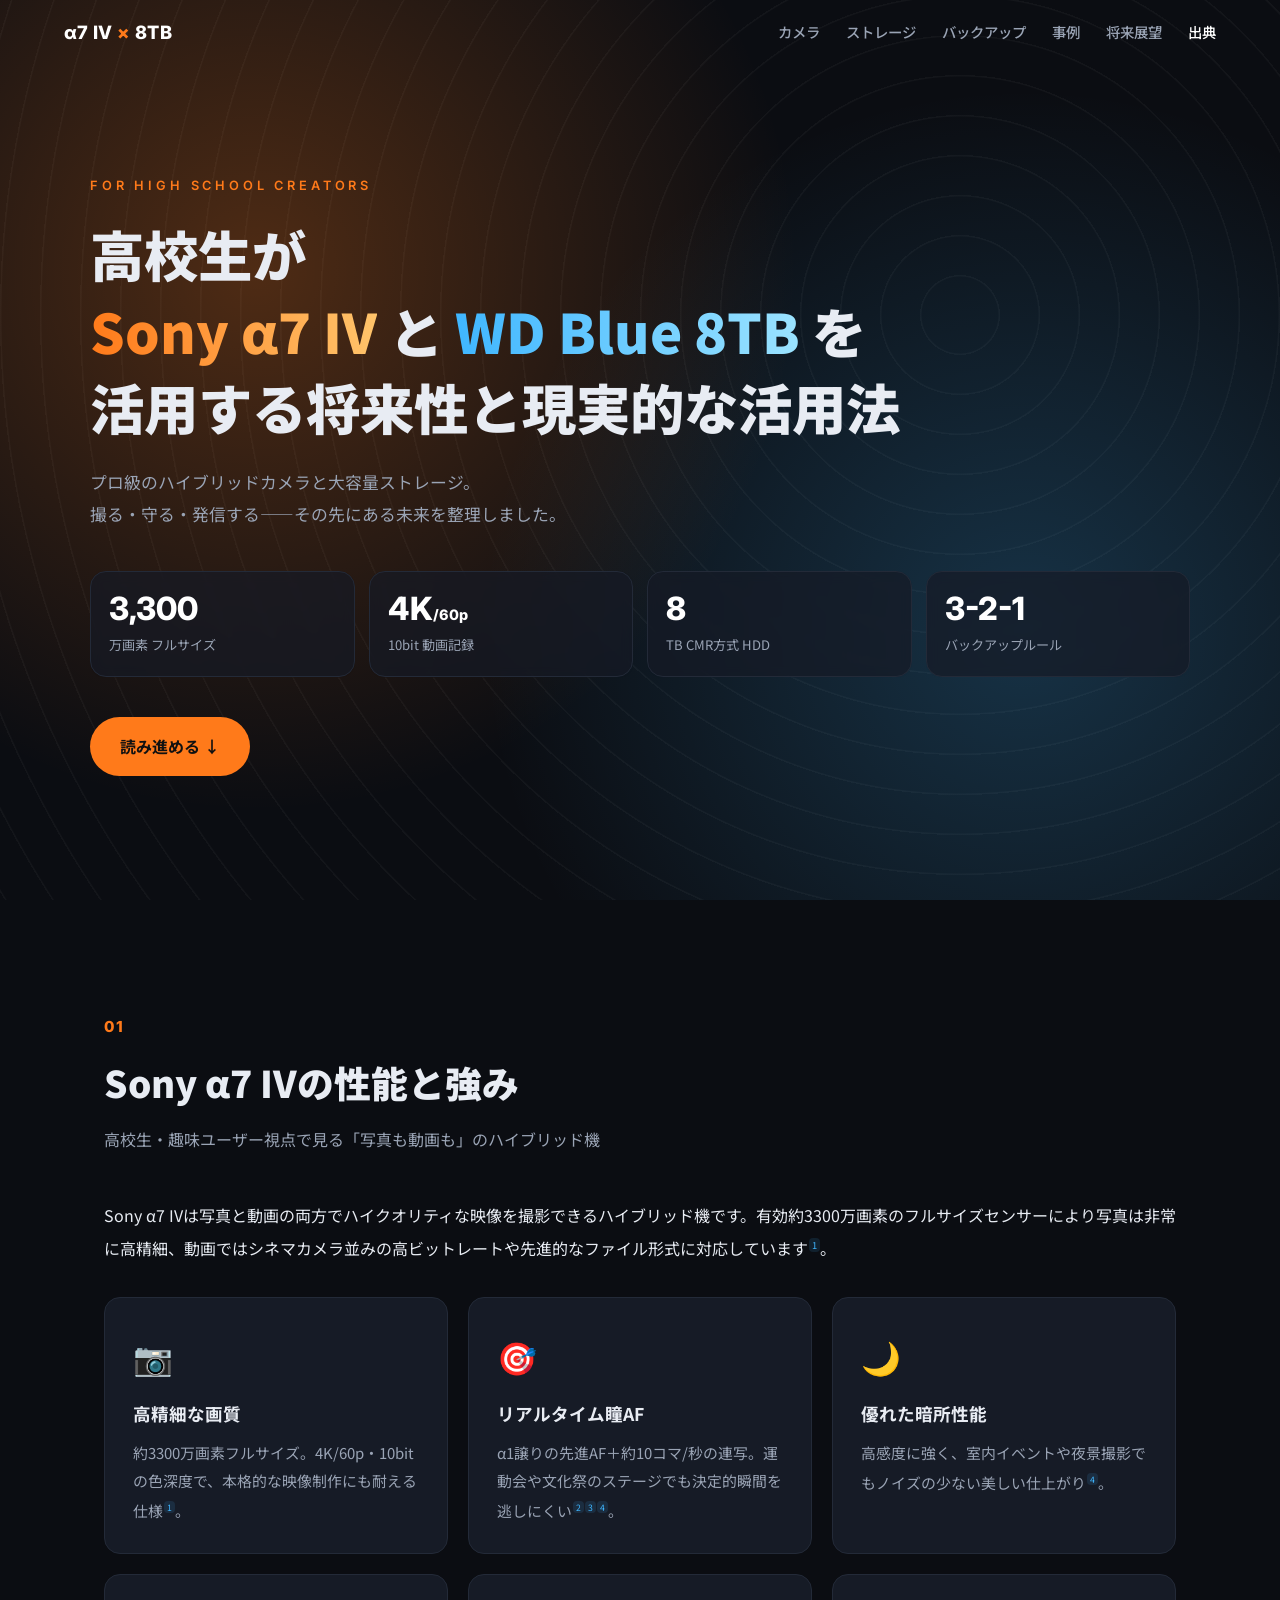
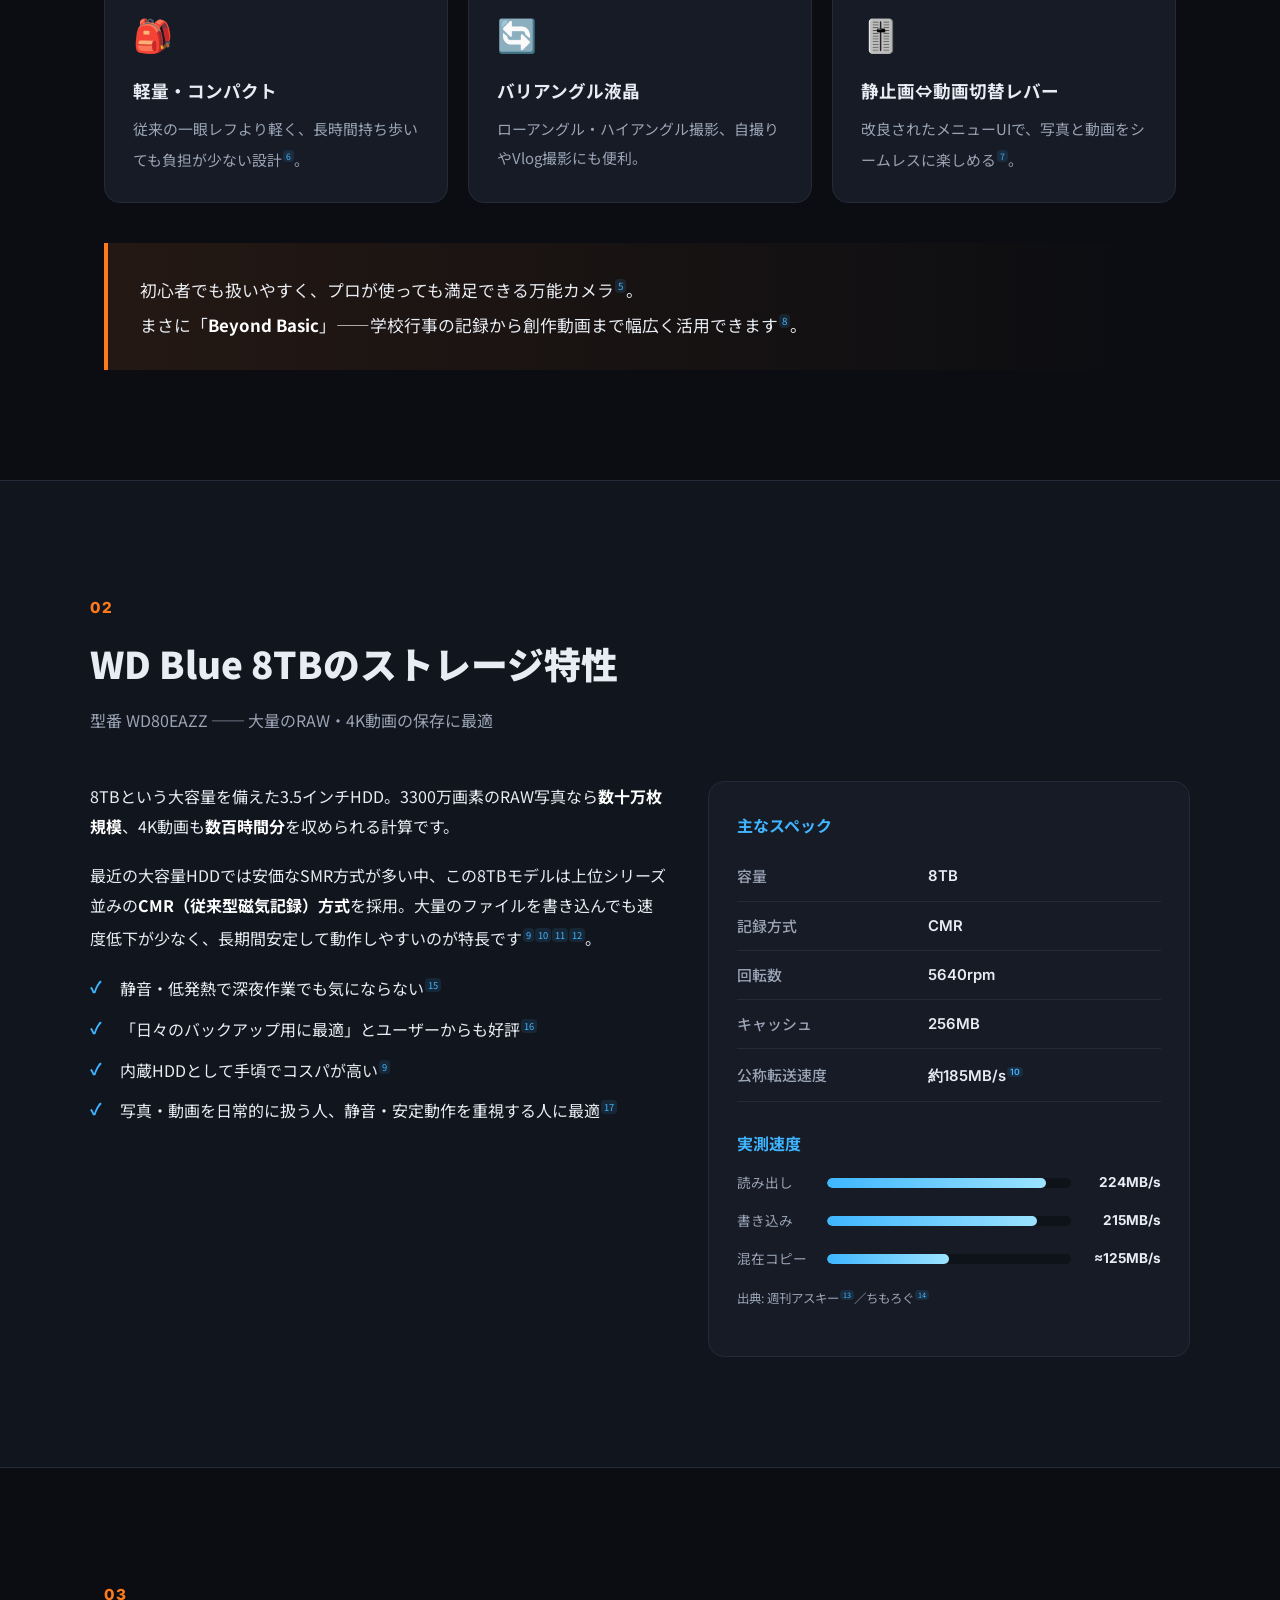
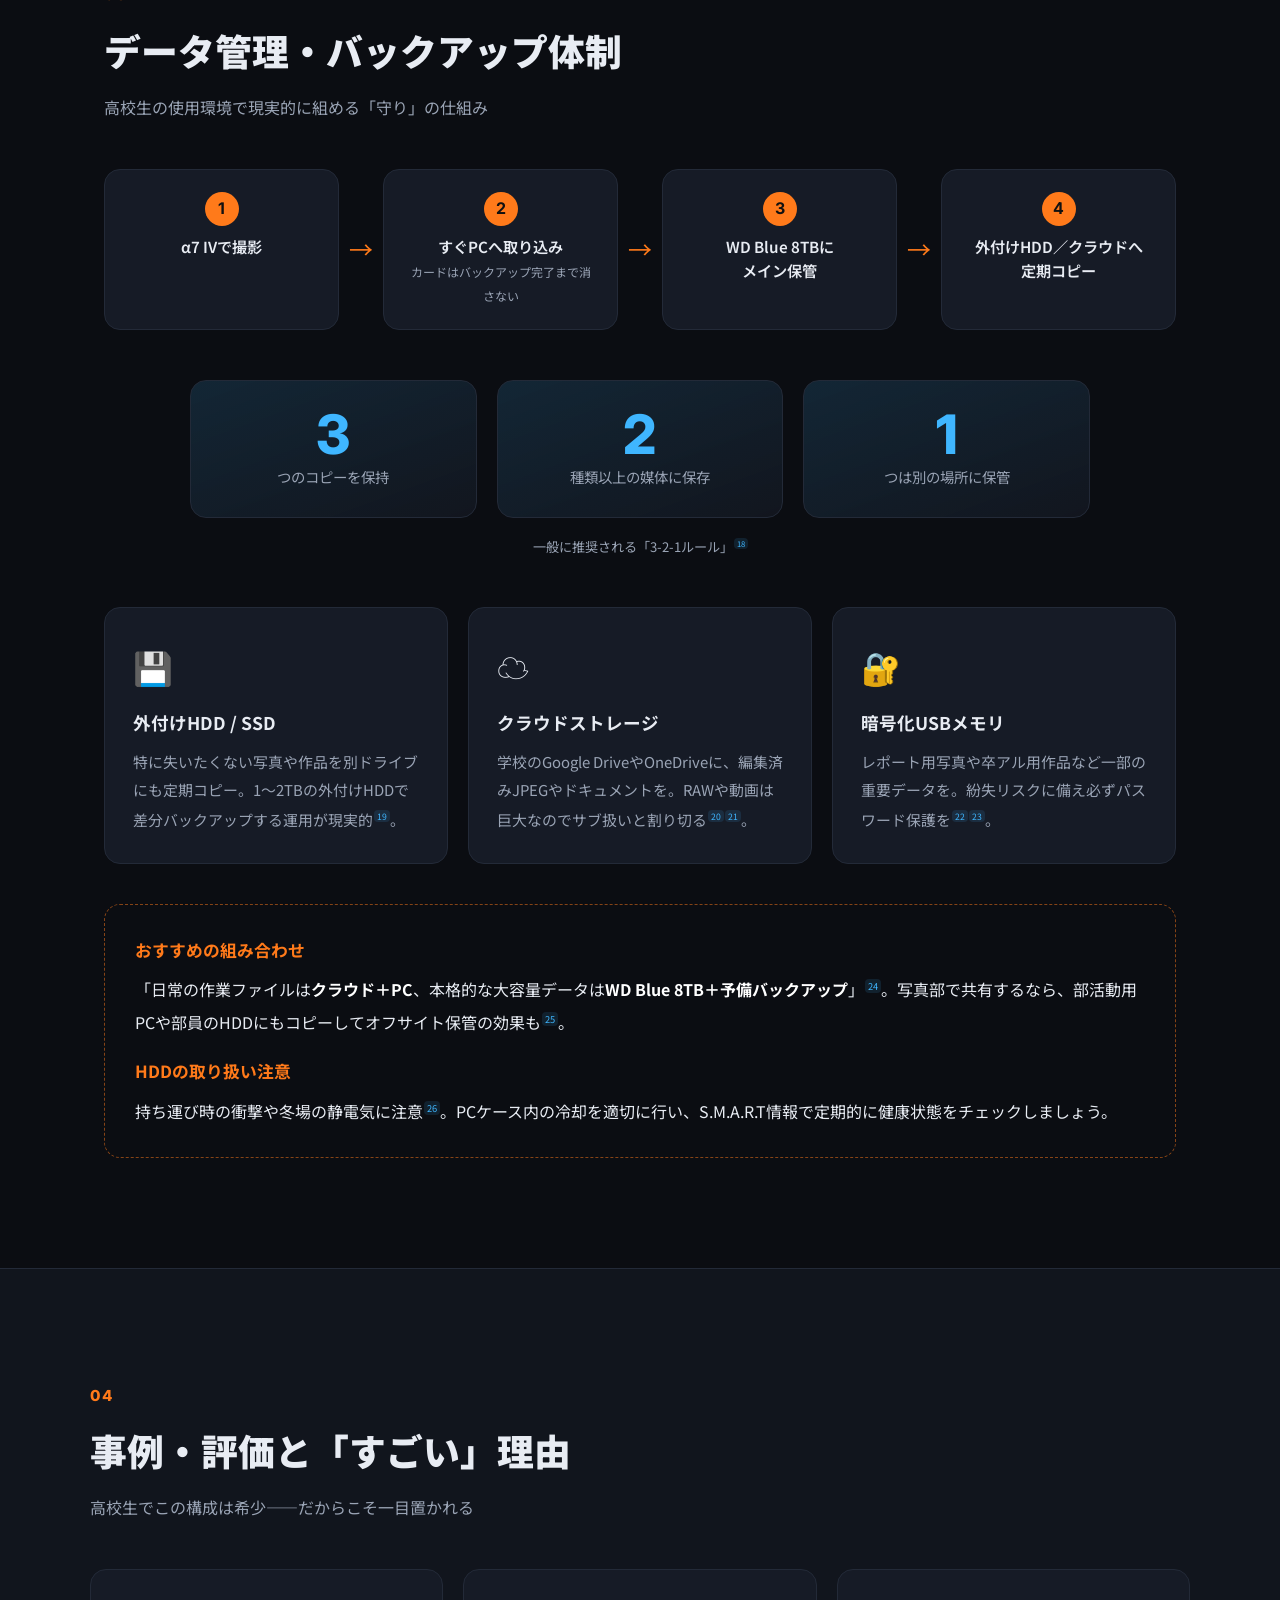
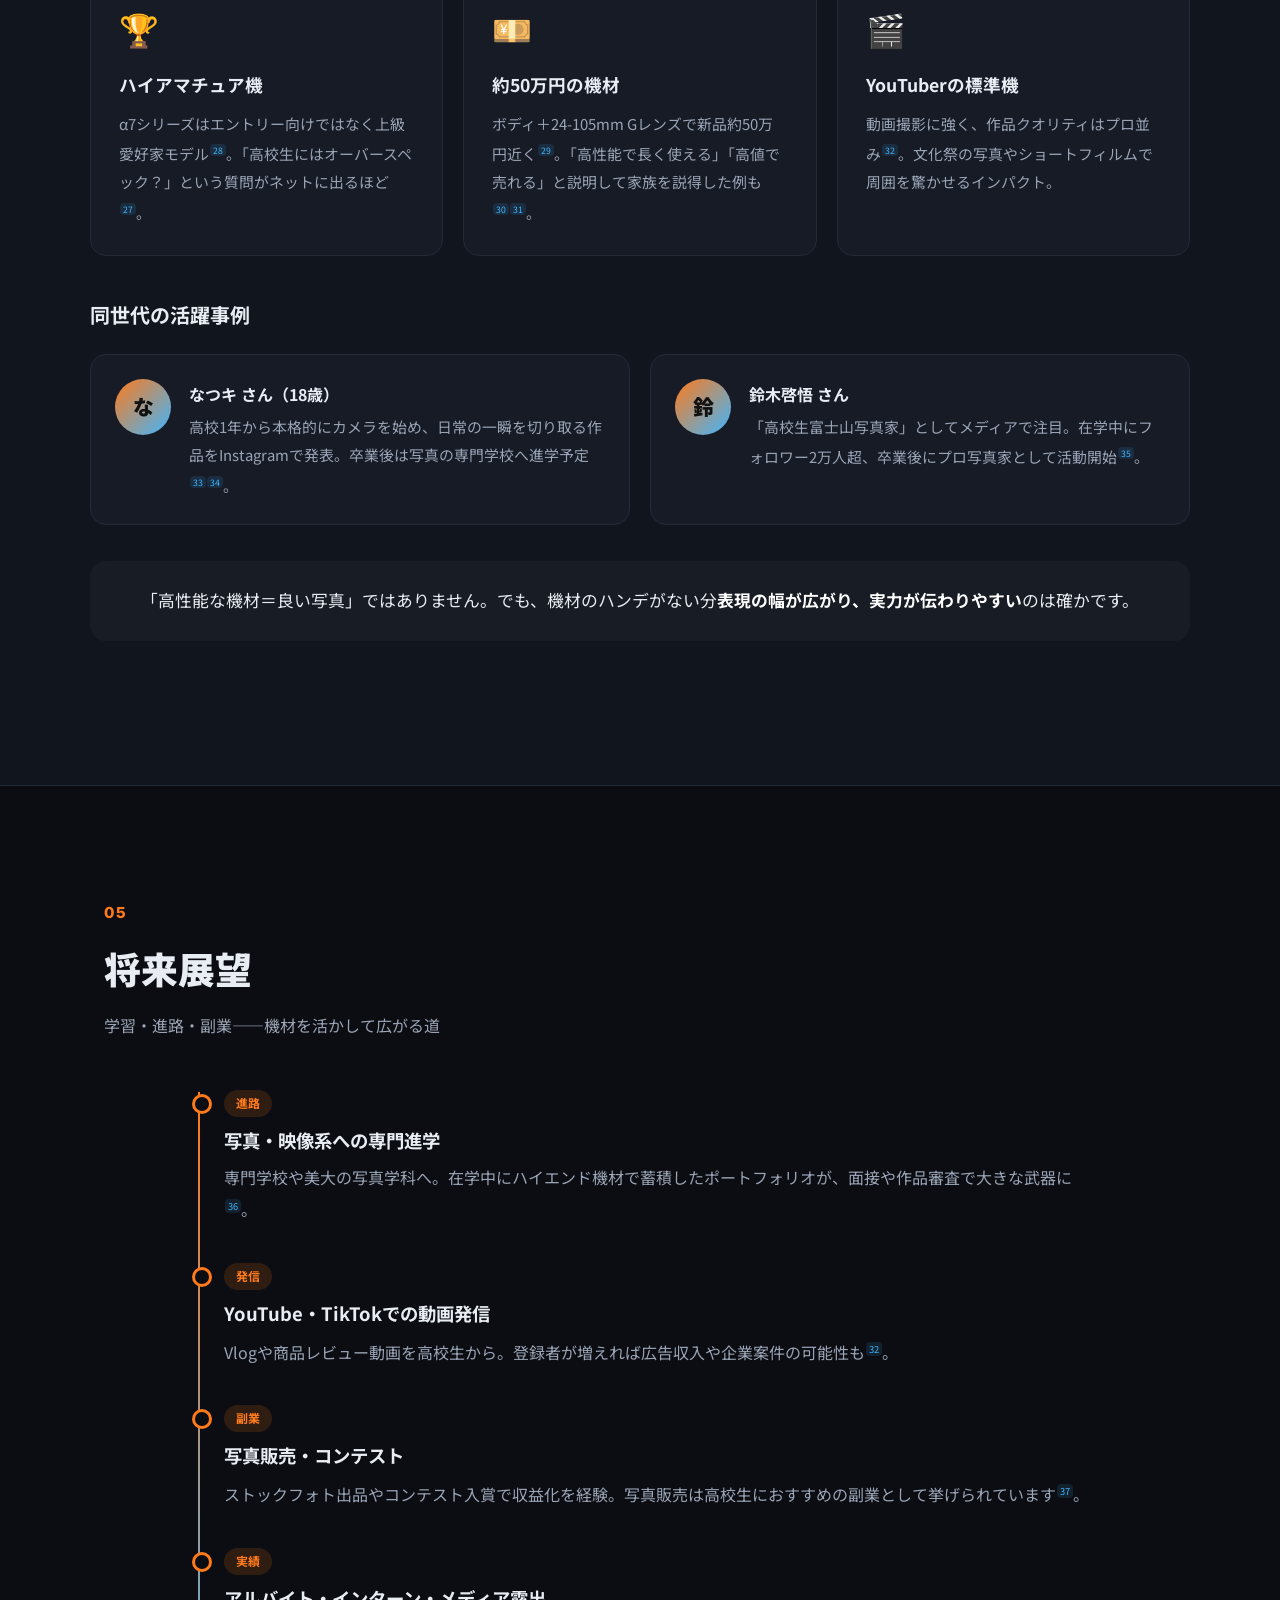
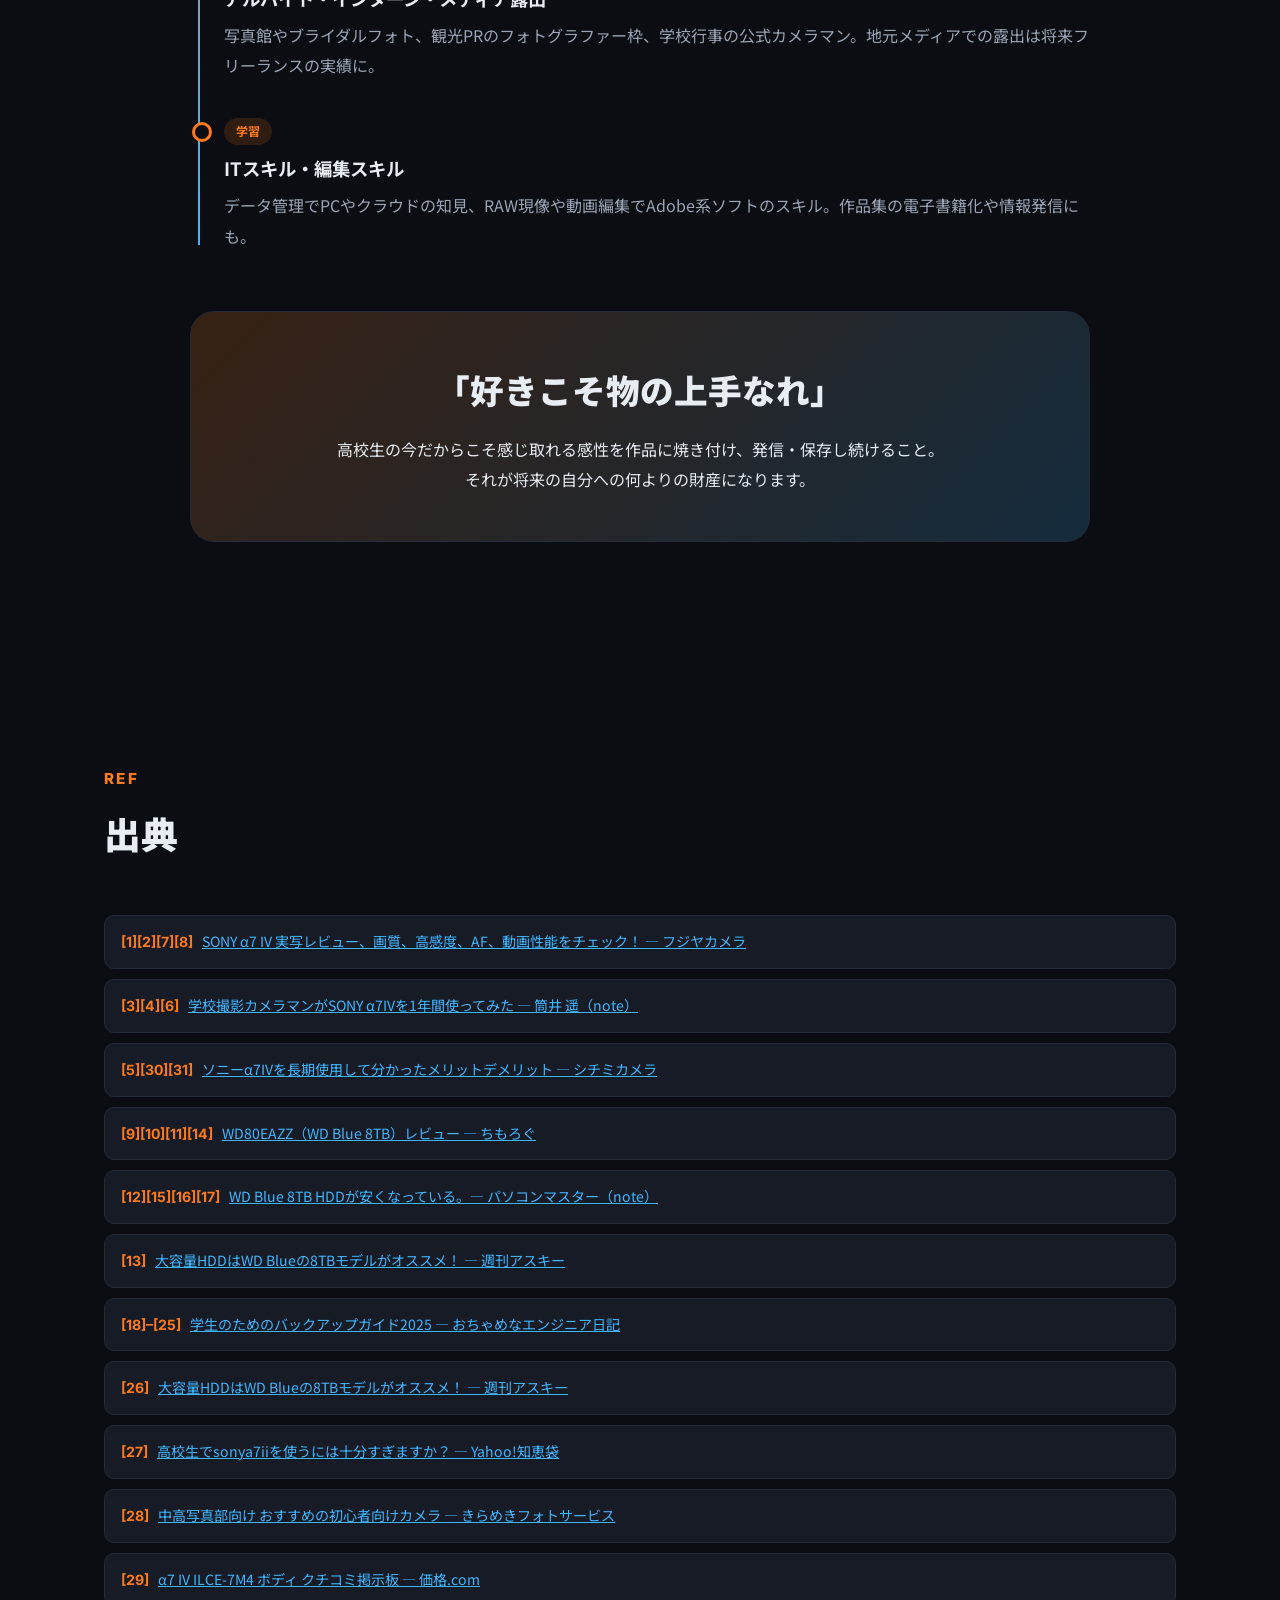
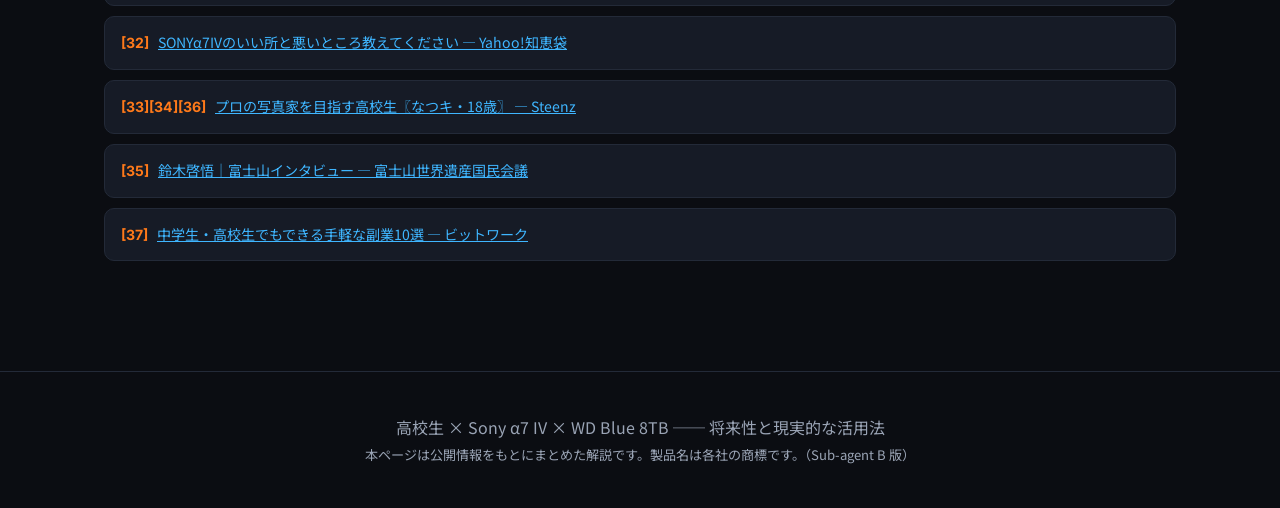
<file: agent-b/index.html>
<!DOCTYPE html>
<html lang="ja">
<head>
<meta charset="UTF-8">
<meta name="viewport" content="width=device-width, initial-scale=1.0">
<title>高校生 × Sony α7 IV × WD Blue 8TB ｜ 将来性と現実的な活用法</title>
<meta name="description" content="高校生がSony α7 IVとWD Blue 8TBを活用する将来性と、データ管理・バックアップ・進路・副業までの現実的な活用法をまとめたガイド。">
<link rel="icon" href="data:image/svg+xml,<svg xmlns='http://www.w3.org/2000/svg' viewBox='0 0 100 100'><text y='.9em' font-size='90'>📷</text></svg>">
<link rel="preconnect" href="https://fonts.googleapis.com">
<link href="https://fonts.googleapis.com/css2?family=Noto+Sans+JP:wght@400;500;700;900&family=Inter:wght@400;600;800&display=swap" rel="stylesheet">
<link rel="stylesheet" href="style.css">
</head>
<body>

<header class="nav" id="nav">
  <a href="#top" class="logo">α7 IV <span>×</span> 8TB</a>
  <button class="menu-btn" id="menuBtn" aria-label="メニュー">☰</button>
  <nav id="navLinks">
    <a href="#camera">カメラ</a>
    <a href="#storage">ストレージ</a>
    <a href="#backup">バックアップ</a>
    <a href="#cases">事例</a>
    <a href="#future">将来展望</a>
    <a href="#sources">出典</a>
  </nav>
</header>

<section class="hero" id="top">
  <div class="hero-bg"></div>
  <div class="hero-inner">
    <p class="eyebrow">FOR HIGH SCHOOL CREATORS</p>
    <h1>高校生が<br><em>Sony α7 IV</em> と <em>WD Blue 8TB</em> を<br>活用する将来性と現実的な活用法</h1>
    <p class="lead">プロ級のハイブリッドカメラと大容量ストレージ。<br>撮る・守る・発信する——その先にある未来を整理しました。</p>
    <div class="stats">
      <div><strong data-count="3300">0</strong><span>万画素 フルサイズ</span></div>
      <div><strong>4K<small>/60p</small></strong><span>10bit 動画記録</span></div>
      <div><strong data-count="8">0</strong><span>TB CMR方式 HDD</span></div>
      <div><strong>3-2-1</strong><span>バックアップルール</span></div>
    </div>
    <a href="#camera" class="cta">読み進める ↓</a>
  </div>
</section>

<main>

<section class="section" id="camera">
  <div class="sec-head reveal">
    <span class="num">01</span>
    <h2>Sony α7 IVの性能と強み</h2>
    <p class="sub">高校生・趣味ユーザー視点で見る「写真も動画も」のハイブリッド機</p>
  </div>
  <p class="reveal">Sony α7 IVは写真と動画の両方でハイクオリティな映像を撮影できるハイブリッド機です。有効約3300万画素のフルサイズセンサーにより写真は非常に高精細、動画ではシネマカメラ並みの高ビットレートや先進的なファイル形式に対応しています<sup><a href="#s1">1</a></sup>。</p>
  <div class="cards">
    <article class="card reveal"><div class="icon">📷</div><h3>高精細な画質</h3><p>約3300万画素フルサイズ。4K/60p・10bitの色深度で、本格的な映像制作にも耐える仕様<sup><a href="#s1">1</a></sup>。</p></article>
    <article class="card reveal"><div class="icon">🎯</div><h3>リアルタイム瞳AF</h3><p>α1譲りの先進AF＋約10コマ/秒の連写。運動会や文化祭のステージでも決定的瞬間を逃しにくい<sup><a href="#s1">2</a><a href="#s3">3</a><a href="#s3">4</a></sup>。</p></article>
    <article class="card reveal"><div class="icon">🌙</div><h3>優れた暗所性能</h3><p>高感度に強く、室内イベントや夜景撮影でもノイズの少ない美しい仕上がり<sup><a href="#s3">4</a></sup>。</p></article>
    <article class="card reveal"><div class="icon">🎒</div><h3>軽量・コンパクト</h3><p>従来の一眼レフより軽く、長時間持ち歩いても負担が少ない設計<sup><a href="#s3">6</a></sup>。</p></article>
    <article class="card reveal"><div class="icon">🔄</div><h3>バリアングル液晶</h3><p>ローアングル・ハイアングル撮影、自撮りやVlog撮影にも便利。</p></article>
    <article class="card reveal"><div class="icon">🎚️</div><h3>静止画⇔動画切替レバー</h3><p>改良されたメニューUIで、写真と動画をシームレスに楽しめる<sup><a href="#s1">7</a></sup>。</p></article>
  </div>
  <blockquote class="quote reveal">初心者でも扱いやすく、プロが使っても満足できる万能カメラ<sup><a href="#s5">5</a></sup>。<br>まさに「<strong>Beyond Basic</strong>」——学校行事の記録から創作動画まで幅広く活用できます<sup><a href="#s1">8</a></sup>。</blockquote>
</section>

<section class="section alt" id="storage">
  <div class="sec-head reveal">
    <span class="num">02</span>
    <h2>WD Blue 8TBのストレージ特性</h2>
    <p class="sub">型番 WD80EAZZ ── 大量のRAW・4K動画の保存に最適</p>
  </div>
  <div class="split">
    <div class="reveal">
      <p>8TBという大容量を備えた3.5インチHDD。3300万画素のRAW写真なら<strong>数十万枚規模</strong>、4K動画も<strong>数百時間分</strong>を収められる計算です。</p>
      <p>最近の大容量HDDでは安価なSMR方式が多い中、この8TBモデルは上位シリーズ並みの<strong>CMR（従来型磁気記録）方式</strong>を採用。大量のファイルを書き込んでも速度低下が少なく、長期間安定して動作しやすいのが特長です<sup><a href="#s9">9</a><a href="#s9">10</a><a href="#s9">11</a><a href="#s12">12</a></sup>。</p>
      <ul class="checks">
        <li>静音・低発熱で深夜作業でも気にならない<sup><a href="#s12">15</a></sup></li>
        <li>「日々のバックアップ用に最適」とユーザーからも好評<sup><a href="#s12">16</a></sup></li>
        <li>内蔵HDDとして手頃でコスパが高い<sup><a href="#s9">9</a></sup></li>
        <li>写真・動画を日常的に扱う人、静音・安定動作を重視する人に最適<sup><a href="#s12">17</a></sup></li>
      </ul>
    </div>
    <div class="spec reveal">
      <h3>主なスペック</h3>
      <table>
        <tr><th>容量</th><td>8TB</td></tr>
        <tr><th>記録方式</th><td>CMR</td></tr>
        <tr><th>回転数</th><td>5640rpm</td></tr>
        <tr><th>キャッシュ</th><td>256MB</td></tr>
        <tr><th>公称転送速度</th><td>約185MB/s<sup><a href="#s9">10</a></sup></td></tr>
      </table>
      <h3 class="mt">実測速度</h3>
      <div class="bar"><span>読み出し</span><div class="track"><i style="--w:89.6%"></i></div><b>224MB/s</b></div>
      <div class="bar"><span>書き込み</span><div class="track"><i style="--w:86%"></i></div><b>215MB/s</b></div>
      <div class="bar"><span>混在コピー</span><div class="track"><i style="--w:50%"></i></div><b>≈125MB/s</b></div>
      <p class="note">出典: 週刊アスキー<sup><a href="#s13">13</a></sup>／ちもろぐ<sup><a href="#s9">14</a></sup></p>
    </div>
  </div>
</section>

<section class="section" id="backup">
  <div class="sec-head reveal">
    <span class="num">03</span>
    <h2>データ管理・バックアップ体制</h2>
    <p class="sub">高校生の使用環境で現実的に組める「守り」の仕組み</p>
  </div>
  <div class="flow reveal">
    <div class="step"><b>1</b><span>α7 IVで撮影</span></div>
    <div class="arrow">→</div>
    <div class="step"><b>2</b><span>すぐPCへ取り込み<br><small>カードはバックアップ完了まで消さない</small></span></div>
    <div class="arrow">→</div>
    <div class="step"><b>3</b><span>WD Blue 8TBに<br>メイン保管</span></div>
    <div class="arrow">→</div>
    <div class="step"><b>4</b><span>外付けHDD／クラウドへ<br>定期コピー</span></div>
  </div>
  <div class="rule reveal">
    <div><strong>3</strong><span>つのコピーを保持</span></div>
    <div><strong>2</strong><span>種類以上の媒体に保存</span></div>
    <div><strong>1</strong><span>つは別の場所に保管</span></div>
  </div>
  <p class="center small reveal">一般に推奨される「3-2-1ルール」<sup><a href="#s18">18</a></sup></p>
  <div class="cards three">
    <article class="card reveal"><div class="icon">💾</div><h3>外付けHDD / SSD</h3><p>特に失いたくない写真や作品を別ドライブにも定期コピー。1〜2TBの外付けHDDで差分バックアップする運用が現実的<sup><a href="#s18">19</a></sup>。</p></article>
    <article class="card reveal"><div class="icon">☁️</div><h3>クラウドストレージ</h3><p>学校のGoogle DriveやOneDriveに、編集済みJPEGやドキュメントを。RAWや動画は巨大なのでサブ扱いと割り切る<sup><a href="#s18">20</a><a href="#s18">21</a></sup>。</p></article>
    <article class="card reveal"><div class="icon">🔐</div><h3>暗号化USBメモリ</h3><p>レポート用写真や卒アル用作品など一部の重要データを。紛失リスクに備え必ずパスワード保護を<sup><a href="#s18">22</a><a href="#s18">23</a></sup>。</p></article>
  </div>
  <div class="tip reveal">
    <h3>おすすめの組み合わせ</h3>
    <p>「日常の作業ファイルは<strong>クラウド＋PC</strong>、本格的な大容量データは<strong>WD Blue 8TB＋予備バックアップ</strong>」<sup><a href="#s18">24</a></sup>。写真部で共有するなら、部活動用PCや部員のHDDにもコピーしてオフサイト保管の効果も<sup><a href="#s18">25</a></sup>。</p>
    <h3>HDDの取り扱い注意</h3>
    <p>持ち運び時の衝撃や冬場の静電気に注意<sup><a href="#s26">26</a></sup>。PCケース内の冷却を適切に行い、S.M.A.R.T情報で定期的に健康状態をチェックしましょう。</p>
  </div>
</section>

<section class="section alt" id="cases">
  <div class="sec-head reveal">
    <span class="num">04</span>
    <h2>事例・評価と「すごい」理由</h2>
    <p class="sub">高校生でこの構成は希少——だからこそ一目置かれる</p>
  </div>
  <div class="cards three">
    <article class="card reveal"><div class="icon">🏆</div><h3>ハイアマチュア機</h3><p>α7シリーズはエントリー向けではなく上級愛好家モデル<sup><a href="#s28">28</a></sup>。「高校生にはオーバースペック？」という質問がネットに出るほど<sup><a href="#s27">27</a></sup>。</p></article>
    <article class="card reveal"><div class="icon">💴</div><h3>約50万円の機材</h3><p>ボディ＋24-105mm Gレンズで新品約50万円近く<sup><a href="#s29">29</a></sup>。「高性能で長く使える」「高値で売れる」と説明して家族を説得した例も<sup><a href="#s5">30</a><a href="#s5">31</a></sup>。</p></article>
    <article class="card reveal"><div class="icon">🎬</div><h3>YouTuberの標準機</h3><p>動画撮影に強く、作品クオリティはプロ並み<sup><a href="#s32">32</a></sup>。文化祭の写真やショートフィルムで周囲を驚かせるインパクト。</p></article>
  </div>
  <h3 class="subhead reveal">同世代の活躍事例</h3>
  <div class="people">
    <article class="person reveal"><div class="avatar">な</div><div><h4>なつキ さん（18歳）</h4><p>高校1年から本格的にカメラを始め、日常の一瞬を切り取る作品をInstagramで発表。卒業後は写真の専門学校へ進学予定<sup><a href="#s33">33</a><a href="#s33">34</a></sup>。</p></div></article>
    <article class="person reveal"><div class="avatar">鈴</div><div><h4>鈴木啓悟 さん</h4><p>「高校生富士山写真家」としてメディアで注目。在学中にフォロワー2万人超、卒業後にプロ写真家として活動開始<sup><a href="#s35">35</a></sup>。</p></div></article>
  </div>
  <p class="callout reveal">「高性能な機材＝良い写真」ではありません。でも、機材のハンデがない分<strong>表現の幅が広がり、実力が伝わりやすい</strong>のは確かです。</p>
</section>

<section class="section" id="future">
  <div class="sec-head reveal">
    <span class="num">05</span>
    <h2>将来展望</h2>
    <p class="sub">学習・進路・副業——機材を活かして広がる道</p>
  </div>
  <div class="timeline">
    <div class="tl-item reveal"><span class="tag">進路</span><h3>写真・映像系への専門進学</h3><p>専門学校や美大の写真学科へ。在学中にハイエンド機材で蓄積したポートフォリオが、面接や作品審査で大きな武器に<sup><a href="#s33">36</a></sup>。</p></div>
    <div class="tl-item reveal"><span class="tag">発信</span><h3>YouTube・TikTokでの動画発信</h3><p>Vlogや商品レビュー動画を高校生から。登録者が増えれば広告収入や企業案件の可能性も<sup><a href="#s32">32</a></sup>。</p></div>
    <div class="tl-item reveal"><span class="tag">副業</span><h3>写真販売・コンテスト</h3><p>ストックフォト出品やコンテスト入賞で収益化を経験。写真販売は高校生におすすめの副業として挙げられています<sup><a href="#s37">37</a></sup>。</p></div>
    <div class="tl-item reveal"><span class="tag">実績</span><h3>アルバイト・インターン・メディア露出</h3><p>写真館やブライダルフォト、観光PRのフォトグラファー枠、学校行事の公式カメラマン。地元メディアでの露出は将来フリーランスの実績に。</p></div>
    <div class="tl-item reveal"><span class="tag">学習</span><h3>ITスキル・編集スキル</h3><p>データ管理でPCやクラウドの知見、RAW現像や動画編集でAdobe系ソフトのスキル。作品集の電子書籍化や情報発信にも。</p></div>
  </div>
  <div class="final reveal">
    <p class="big">「好きこそ物の上手なれ」</p>
    <p>高校生の今だからこそ感じ取れる感性を作品に焼き付け、発信・保存し続けること。<br>それが将来の自分への何よりの財産になります。</p>
  </div>
</section>

<section class="section sources" id="sources">
  <div class="sec-head reveal"><span class="num">REF</span><h2>出典</h2></div>
  <ol class="src">
    <li id="s1"><b>[1][2][7][8]</b> <a href="https://www.fujiya-camera.co.jp/blog/detail/info/20220112/" target="_blank" rel="noopener">SONY α7 IV 実写レビュー、画質、高感度、AF、動画性能をチェック！ — フジヤカメラ</a></li>
    <li id="s3"><b>[3][4][6]</b> <a href="https://note.com/tsut_tsu/n/n96ad604e29bd" target="_blank" rel="noopener">学校撮影カメラマンがSONY α7IVを1年間使ってみた — 筒井 遥（note）</a></li>
    <li id="s5"><b>[5][30][31]</b> <a href="https://shichicame.xsrv.jp/a7iv-review-functioins" target="_blank" rel="noopener">ソニーα7IVを長期使用して分かったメリットデメリット — シチミカメラ</a></li>
    <li id="s9"><b>[9][10][11][14]</b> <a href="https://chimolog.co/bto-hdd-wd80eazz/" target="_blank" rel="noopener">WD80EAZZ（WD Blue 8TB）レビュー — ちもろぐ</a></li>
    <li id="s12"><b>[12][15][16][17]</b> <a href="https://note.com/pcmaster/n/ne319e540aae0" target="_blank" rel="noopener">WD Blue 8TB HDDが安くなっている。— パソコンマスター（note）</a></li>
    <li id="s13"><b>[13]</b> <a href="https://weekly.ascii.jp/elem/000/004/077/4077757/2/" target="_blank" rel="noopener">大容量HDDはWD Blueの8TBモデルがオススメ！ — 週刊アスキー</a></li>
    <li id="s18"><b>[18]–[25]</b> <a href="https://www.tech-life-ramen.com/tech/student-backup-guide" target="_blank" rel="noopener">学生のためのバックアップガイド2025 — おちゃめなエンジニア日記</a></li>
    <li id="s26"><b>[26]</b> <a href="https://weekly.ascii.jp/elem/000/004/077/4077757/" target="_blank" rel="noopener">大容量HDDはWD Blueの8TBモデルがオススメ！ — 週刊アスキー</a></li>
    <li id="s27"><b>[27]</b> <a href="https://detail.chiebukuro.yahoo.co.jp/qa/question_detail/q13208141098" target="_blank" rel="noopener">高校生でsonya7iiを使うには十分すぎますか？ — Yahoo!知恵袋</a></li>
    <li id="s28"><b>[28]</b> <a href="https://kirameki-ps.com/blog/archives/335" target="_blank" rel="noopener">中高写真部向け おすすめの初心者向けカメラ — きらめきフォトサービス</a></li>
    <li id="s29"><b>[29]</b> <a href="https://bbs.kakaku.com/bbs/K0001403297/SortID=24551339/" target="_blank" rel="noopener">α7 IV ILCE-7M4 ボディ クチコミ掲示板 — 価格.com</a></li>
    <li id="s32"><b>[32]</b> <a href="https://detail.chiebukuro.yahoo.co.jp/qa/question_detail/q10320289305" target="_blank" rel="noopener">SONYα7IVのいい所と悪いところ教えてください — Yahoo!知恵袋</a></li>
    <li id="s33"><b>[33][34][36]</b> <a href="https://steenz.jp/10438/" target="_blank" rel="noopener">プロの写真家を目指す高校生〖なつキ・18歳〗 — Steenz</a></li>
    <li id="s35"><b>[35]</b> <a href="https://www.mtfuji.or.jp/thought/interview/vol105" target="_blank" rel="noopener">鈴木啓悟｜富士山インタビュー — 富士山世界遺産国民会議</a></li>
    <li id="s37"><b>[37]</b> <a href="https://agent-network.com/bitwork/recommend250" target="_blank" rel="noopener">中学生・高校生でもできる手軽な副業10選 — ビットワーク</a></li>
  </ol>
</section>

</main>

<footer class="footer">
  <p>高校生 × Sony α7 IV × WD Blue 8TB ── 将来性と現実的な活用法</p>
  <p class="small">本ページは公開情報をもとにまとめた解説です。製品名は各社の商標です。（Sub-agent B 版）</p>
</footer>

<button class="totop" id="toTop" aria-label="トップへ戻る">↑</button>
<script src="script.js"></script>
</body>
</html>
</file>
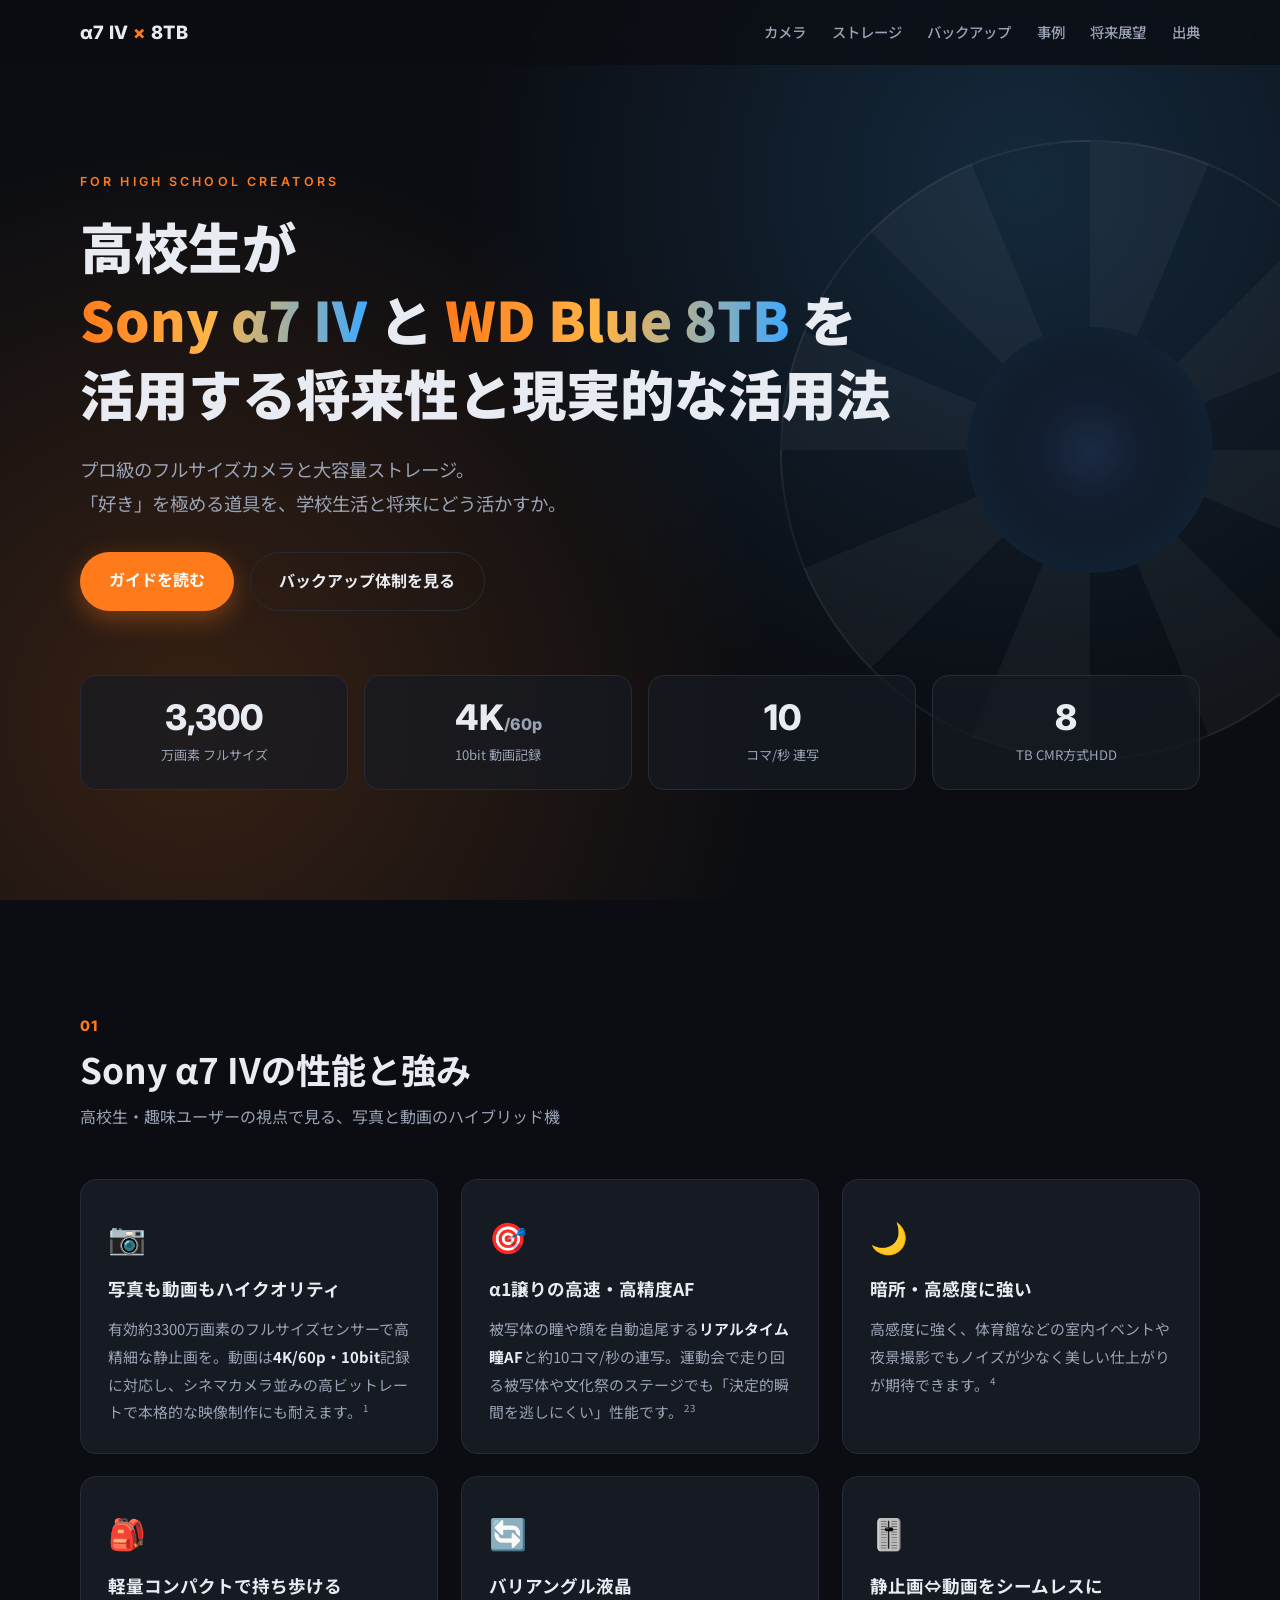
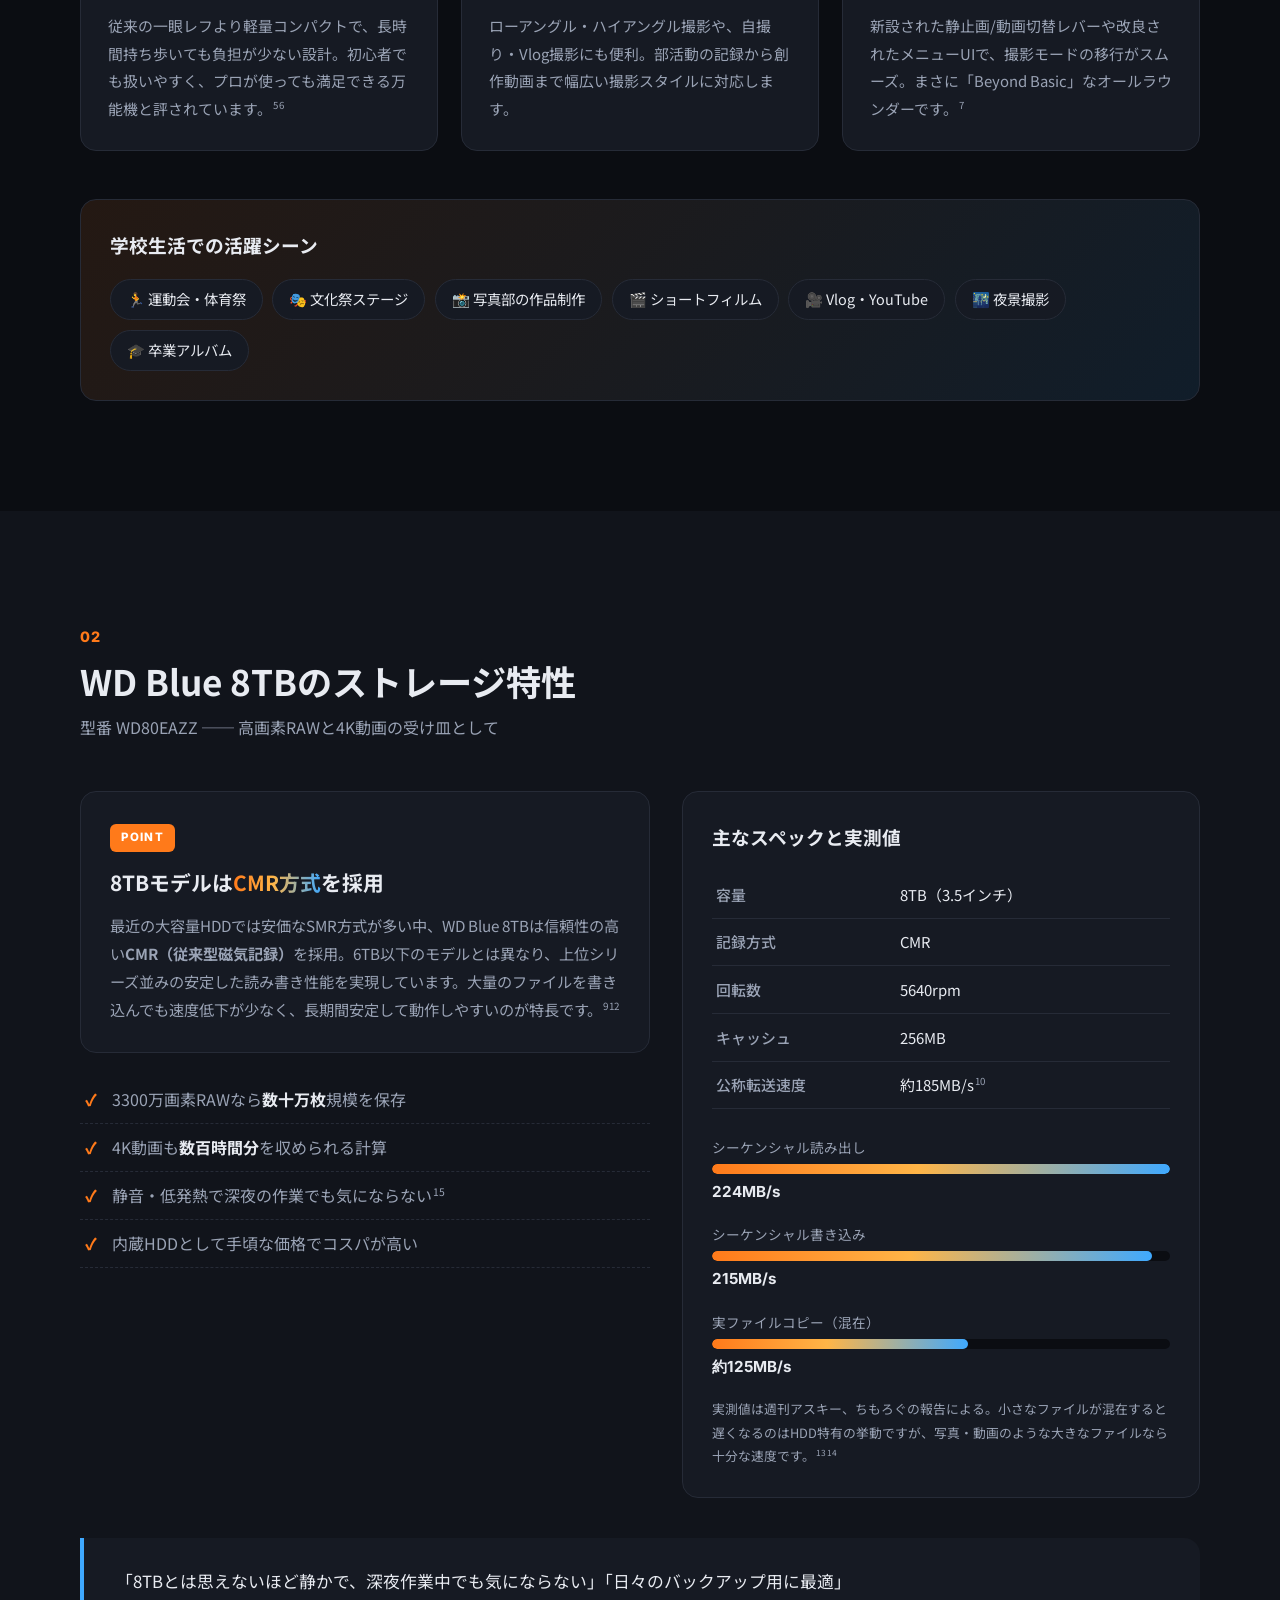
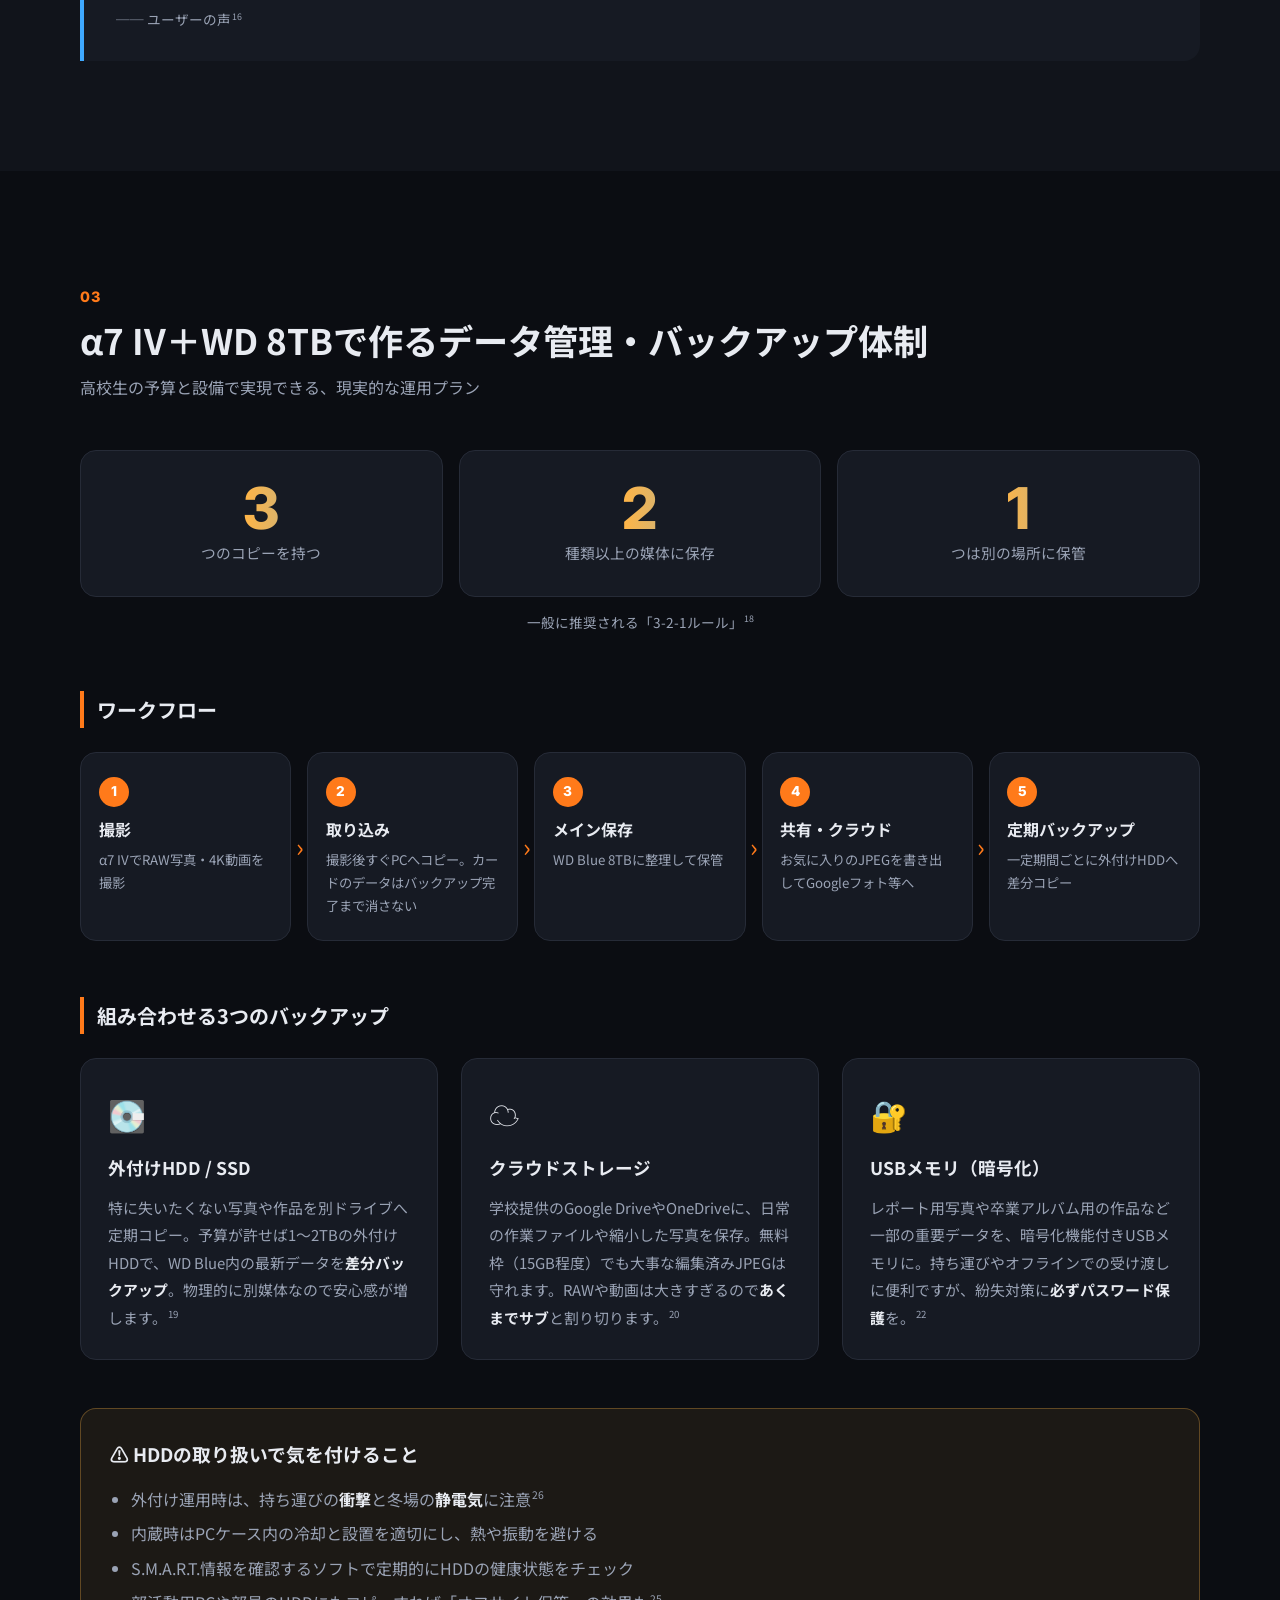
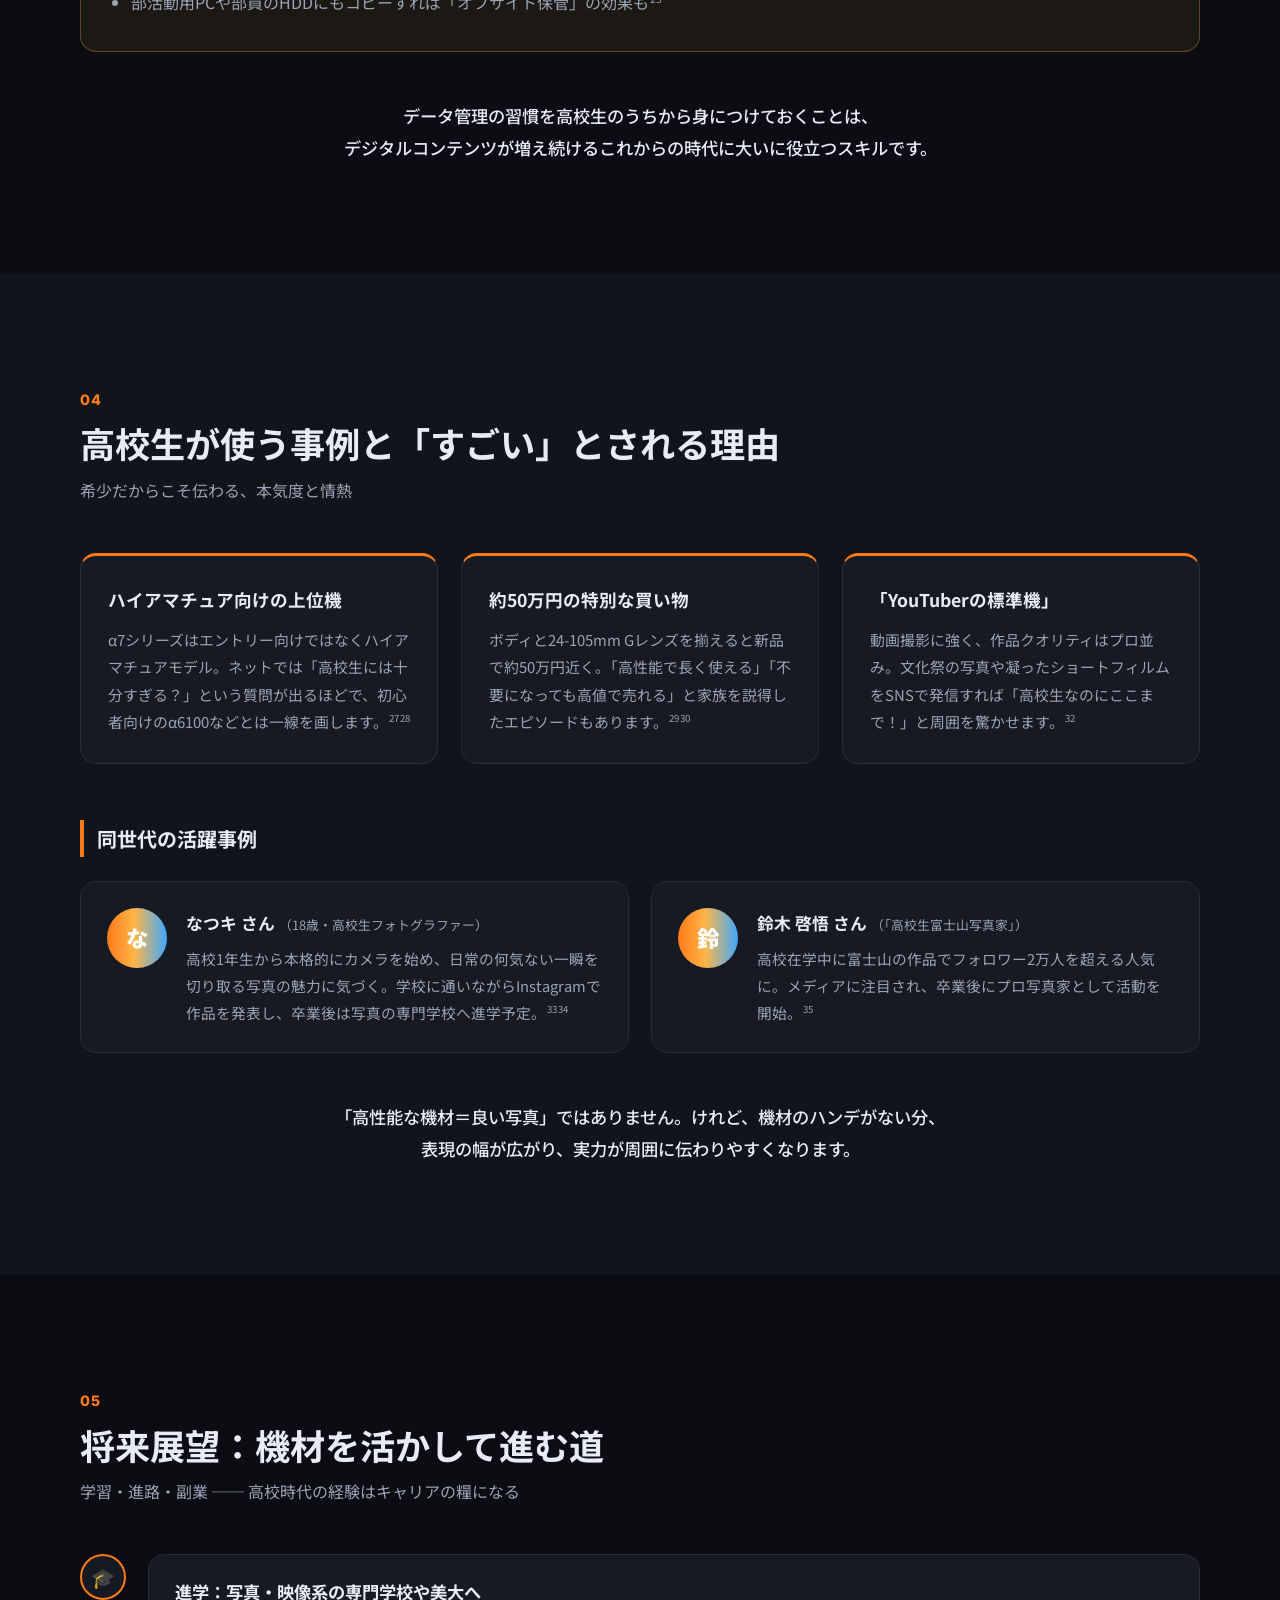
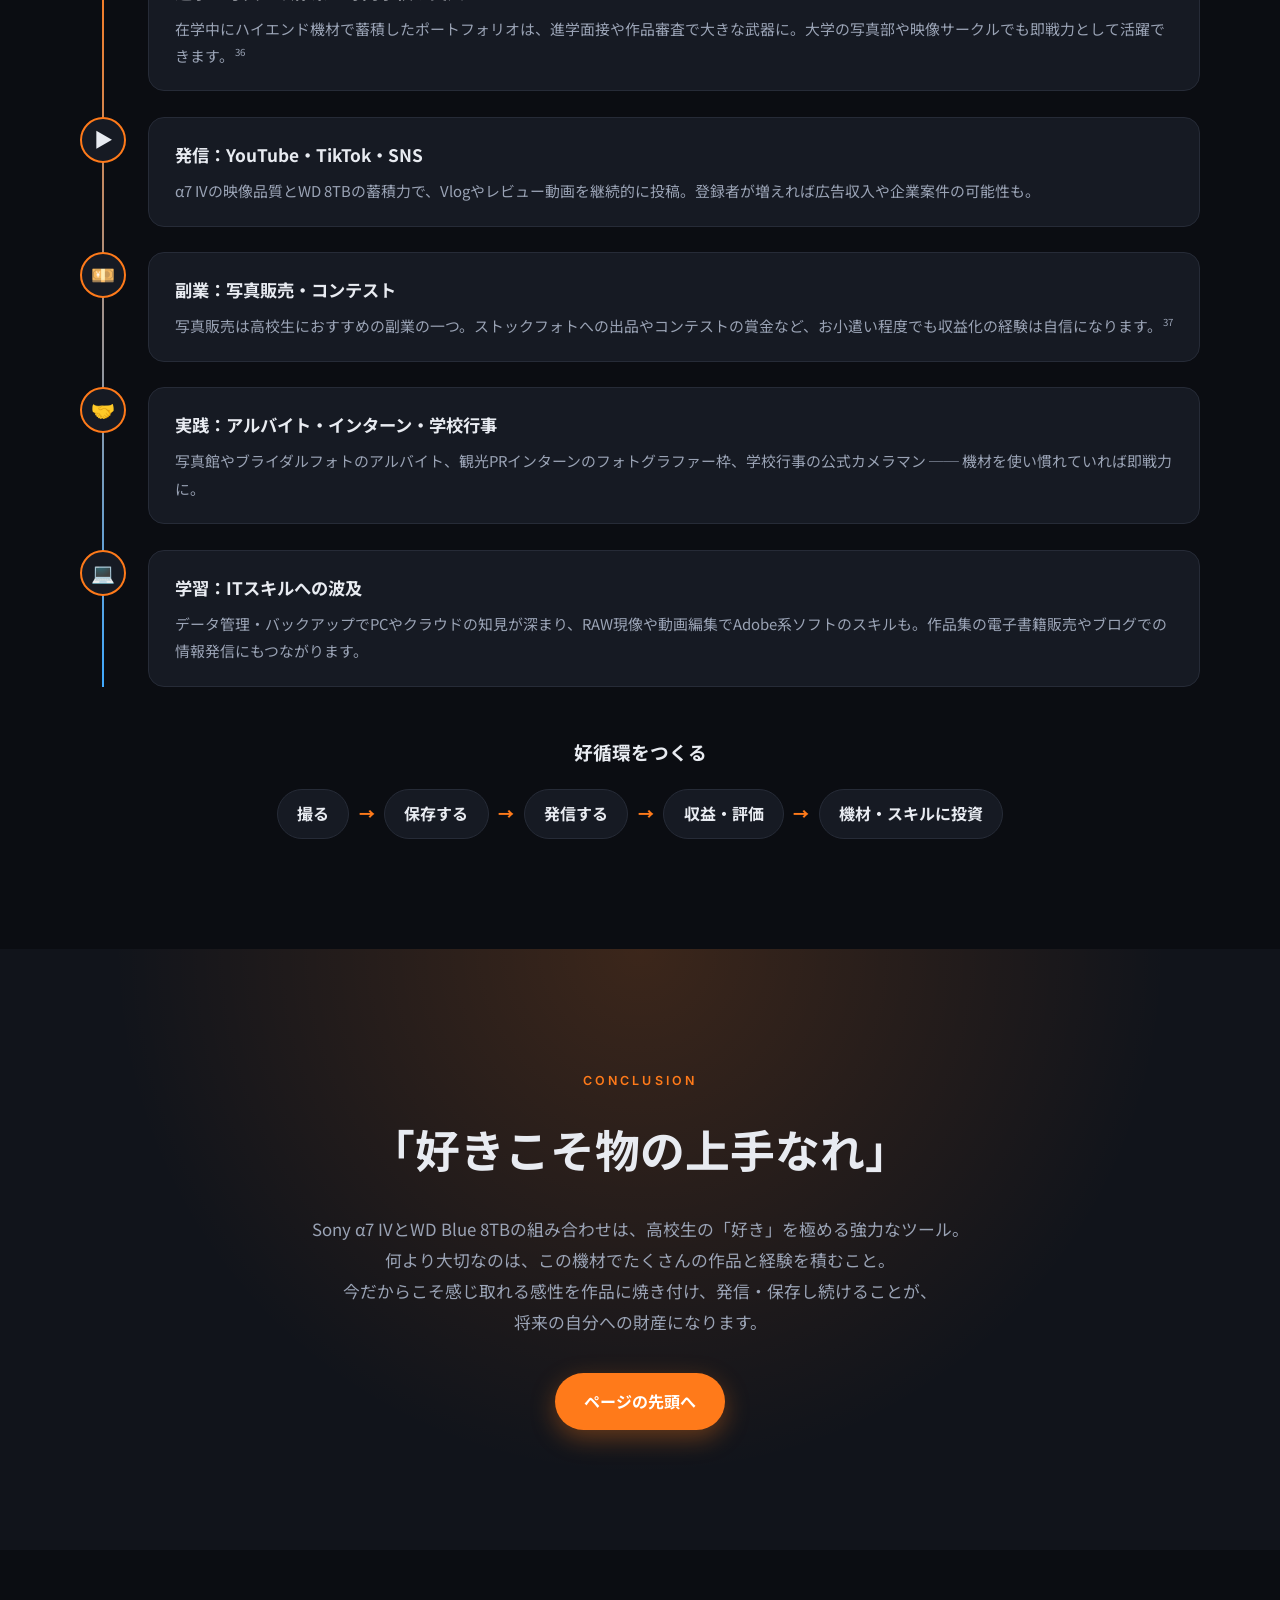
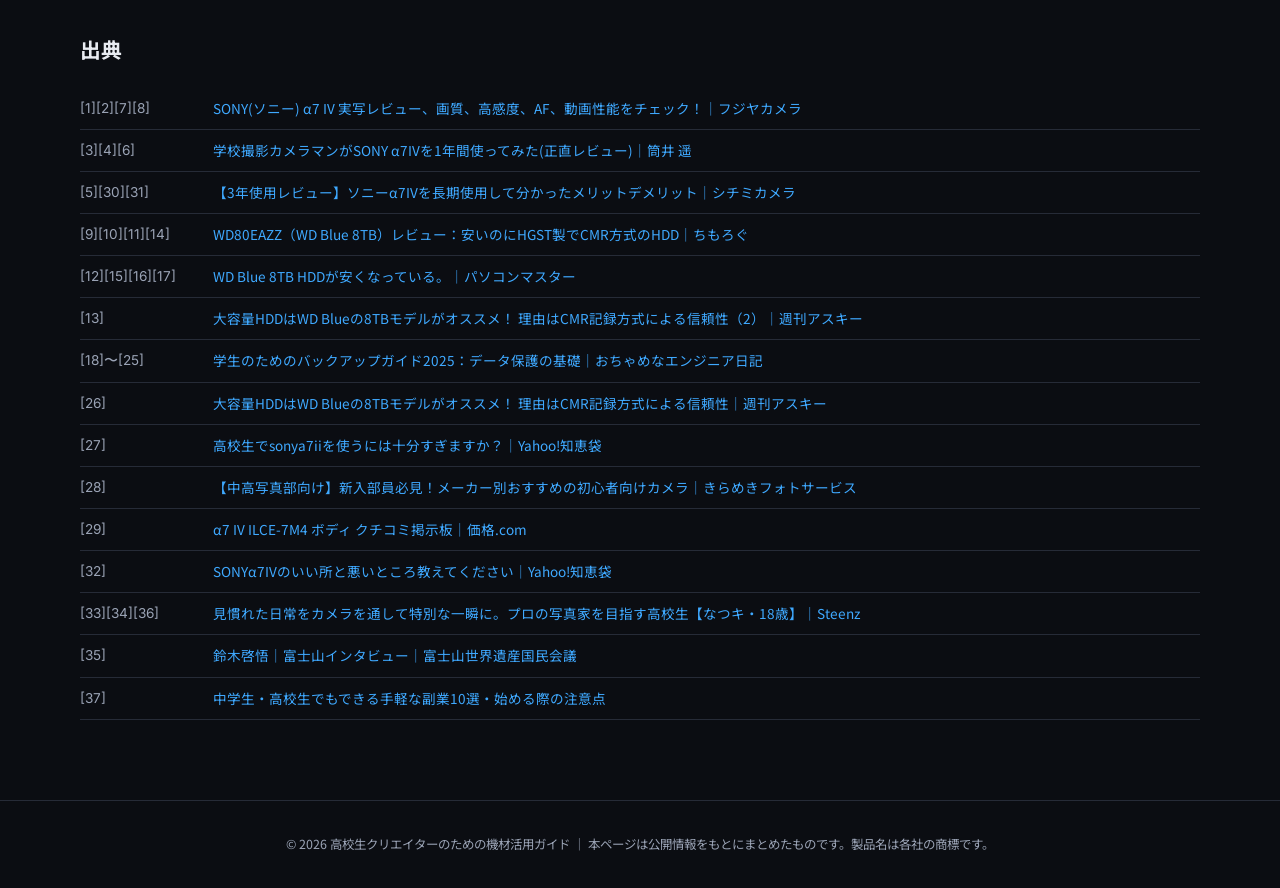
<file: agent-c/index.html>
<!DOCTYPE html>
<html lang="ja">
<head>
  <meta charset="UTF-8" />
  <meta name="viewport" content="width=device-width, initial-scale=1.0" />
  <title>高校生 × Sony α7 IV × WD Blue 8TB ｜ 将来性と現実的な活用法</title>
  <meta name="description" content="高校生がSony α7 IVとWD Blue 8TBを活用する将来性と、データ管理・バックアップ・進路・副業までの現実的な活用法をまとめたガイド。" />
  <link rel="preconnect" href="https://fonts.googleapis.com" />
  <link rel="preconnect" href="https://fonts.gstatic.com" crossorigin />
  <link href="https://fonts.googleapis.com/css2?family=Noto+Sans+JP:wght@400;500;700;900&family=Inter:wght@400;600;800&display=swap" rel="stylesheet" />
  <link rel="icon" href="data:image/svg+xml,<svg xmlns=%22http://www.w3.org/2000/svg%22 viewBox=%220 0 100 100%22><text y=%22.9em%22 font-size=%2290%22>📷</text></svg>" />
  <link rel="stylesheet" href="css/style.css" />
</head>
<body>
  <header class="site-header" id="top">
    <nav class="nav">
      <a href="#top" class="logo">α7 IV <span>×</span> 8TB</a>
      <button class="nav-toggle" aria-label="メニューを開く" aria-expanded="false">☰</button>
      <ul class="nav-links">
        <li><a href="#camera">カメラ</a></li>
        <li><a href="#storage">ストレージ</a></li>
        <li><a href="#backup">バックアップ</a></li>
        <li><a href="#cases">事例</a></li>
        <li><a href="#future">将来展望</a></li>
        <li><a href="#sources">出典</a></li>
      </ul>
    </nav>
  </header>

  <section class="hero">
    <div class="hero-bg" aria-hidden="true"><div class="aperture"></div></div>
    <div class="hero-inner reveal">
      <p class="eyebrow">FOR HIGH SCHOOL CREATORS</p>
      <h1>高校生が<br /><span class="grad">Sony α7 IV</span> と <span class="grad">WD Blue 8TB</span> を<br />活用する将来性と現実的な活用法</h1>
      <p class="lead">プロ級のフルサイズカメラと大容量ストレージ。<br />「好き」を極める道具を、学校生活と将来にどう活かすか。</p>
      <div class="hero-cta">
        <a href="#camera" class="btn btn-primary">ガイドを読む</a>
        <a href="#backup" class="btn btn-ghost">バックアップ体制を見る</a>
      </div>
    </div>
    <div class="stats reveal">
      <div class="stat"><strong data-count="3300">0</strong><span>万画素 フルサイズ</span></div>
      <div class="stat"><strong>4K<small>/60p</small></strong><span>10bit 動画記録</span></div>
      <div class="stat"><strong data-count="10">0</strong><span>コマ/秒 連写</span></div>
      <div class="stat"><strong data-count="8">0</strong><span>TB CMR方式HDD</span></div>
    </div>
  </section>

  <section class="section" id="camera">
    <div class="container">
      <div class="section-head reveal">
        <span class="num">01</span>
        <h2>Sony α7 IVの性能と強み</h2>
        <p>高校生・趣味ユーザーの視点で見る、写真と動画のハイブリッド機</p>
      </div>
      <div class="grid-3">
        <article class="card reveal"><div class="icon">📷</div><h3>写真も動画もハイクオリティ</h3><p>有効約3300万画素のフルサイズセンサーで高精細な静止画を。動画は<strong>4K/60p・10bit</strong>記録に対応し、シネマカメラ並みの高ビットレートで本格的な映像制作にも耐えます。<sup><a href="#src-1">1</a></sup></p></article>
        <article class="card reveal"><div class="icon">🎯</div><h3>α1譲りの高速・高精度AF</h3><p>被写体の瞳や顔を自動追尾する<strong>リアルタイム瞳AF</strong>と約10コマ/秒の連写。運動会で走り回る被写体や文化祭のステージでも「決定的瞬間を逃しにくい」性能です。<sup><a href="#src-1">2</a></sup><sup><a href="#src-3">3</a></sup></p></article>
        <article class="card reveal"><div class="icon">🌙</div><h3>暗所・高感度に強い</h3><p>高感度に強く、体育館などの室内イベントや夜景撮影でもノイズが少なく美しい仕上がりが期待できます。<sup><a href="#src-3">4</a></sup></p></article>
        <article class="card reveal"><div class="icon">🎒</div><h3>軽量コンパクトで持ち歩ける</h3><p>従来の一眼レフより軽量コンパクトで、長時間持ち歩いても負担が少ない設計。初心者でも扱いやすく、プロが使っても満足できる万能機と評されています。<sup><a href="#src-5">5</a></sup><sup><a href="#src-3">6</a></sup></p></article>
        <article class="card reveal"><div class="icon">🔄</div><h3>バリアングル液晶</h3><p>ローアングル・ハイアングル撮影や、自撮り・Vlog撮影にも便利。部活動の記録から創作動画まで幅広い撮影スタイルに対応します。</p></article>
        <article class="card reveal"><div class="icon">🎚️</div><h3>静止画⇔動画をシームレスに</h3><p>新設された静止画/動画切替レバーや改良されたメニューUIで、撮影モードの移行がスムーズ。まさに「Beyond Basic」なオールラウンダーです。<sup><a href="#src-1">7</a></sup></p></article>
      </div>
      <div class="usecase reveal">
        <h3>学校生活での活躍シーン</h3>
        <ul class="tags">
          <li>🏃 運動会・体育祭</li><li>🎭 文化祭ステージ</li><li>📸 写真部の作品制作</li><li>🎬 ショートフィルム</li><li>🎥 Vlog・YouTube</li><li>🌃 夜景撮影</li><li>🎓 卒業アルバム</li>
        </ul>
      </div>
    </div>
  </section>

  <section class="section alt" id="storage">
    <div class="container">
      <div class="section-head reveal">
        <span class="num">02</span>
        <h2>WD Blue 8TBのストレージ特性</h2>
        <p>型番 WD80EAZZ ── 高画素RAWと4K動画の受け皿として</p>
      </div>
      <div class="split">
        <div class="reveal">
          <div class="highlight-box">
            <span class="badge">POINT</span>
            <h3>8TBモデルは<span class="grad">CMR方式</span>を採用</h3>
            <p>最近の大容量HDDでは安価なSMR方式が多い中、WD Blue 8TBは信頼性の高い<strong>CMR（従来型磁気記録）</strong>を採用。6TB以下のモデルとは異なり、上位シリーズ並みの安定した読み書き性能を実現しています。大量のファイルを書き込んでも速度低下が少なく、長期間安定して動作しやすいのが特長です。<sup><a href="#src-9">9</a></sup><sup><a href="#src-12">12</a></sup></p>
          </div>
          <ul class="checklist">
            <li>3300万画素RAWなら<strong>数十万枚</strong>規模を保存</li>
            <li>4K動画も<strong>数百時間分</strong>を収められる計算</li>
            <li>静音・低発熱で深夜の作業でも気にならない<sup><a href="#src-12">15</a></sup></li>
            <li>内蔵HDDとして手頃な価格でコスパが高い</li>
          </ul>
        </div>
        <div class="spec reveal">
          <h3>主なスペックと実測値</h3>
          <table><tbody>
            <tr><th>容量</th><td>8TB（3.5インチ）</td></tr>
            <tr><th>記録方式</th><td>CMR</td></tr>
            <tr><th>回転数</th><td>5640rpm</td></tr>
            <tr><th>キャッシュ</th><td>256MB</td></tr>
            <tr><th>公称転送速度</th><td>約185MB/s<sup><a href="#src-9">10</a></sup></td></tr>
          </tbody></table>
          <div class="bars">
            <div class="bar-row"><span>シーケンシャル読み出し</span><div class="bar"><i style="--w:100%"></i></div><b>224MB/s</b></div>
            <div class="bar-row"><span>シーケンシャル書き込み</span><div class="bar"><i style="--w:96%"></i></div><b>215MB/s</b></div>
            <div class="bar-row"><span>実ファイルコピー（混在）</span><div class="bar"><i style="--w:56%"></i></div><b>約125MB/s</b></div>
          </div>
          <p class="note">実測値は週刊アスキー、ちもろぐの報告による。小さなファイルが混在すると遅くなるのはHDD特有の挙動ですが、写真・動画のような大きなファイルなら十分な速度です。<sup><a href="#src-13">13</a></sup><sup><a href="#src-9">14</a></sup></p>
        </div>
      </div>
      <blockquote class="quote reveal">
        「8TBとは思えないほど静かで、深夜作業中でも気にならない」「日々のバックアップ用に最適」
        <cite>── ユーザーの声<sup><a href="#src-12">16</a></sup></cite>
      </blockquote>
    </div>
  </section>

  <section class="section" id="backup">
    <div class="container">
      <div class="section-head reveal">
        <span class="num">03</span>
        <h2>α7 IV＋WD 8TBで作るデータ管理・バックアップ体制</h2>
        <p>高校生の予算と設備で実現できる、現実的な運用プラン</p>
      </div>
      <div class="rule321 reveal">
        <div class="rule-item"><strong>3</strong><span>つのコピーを持つ</span></div>
        <div class="rule-item"><strong>2</strong><span>種類以上の媒体に保存</span></div>
        <div class="rule-item"><strong>1</strong><span>つは別の場所に保管</span></div>
      </div>
      <p class="center small reveal">一般に推奨される「3-2-1ルール」<sup><a href="#src-18">18</a></sup></p>

      <h3 class="sub reveal">ワークフロー</h3>
      <ol class="flow reveal">
        <li><span>1</span><h4>撮影</h4><p>α7 IVでRAW写真・4K動画を撮影</p></li>
        <li><span>2</span><h4>取り込み</h4><p>撮影後すぐPCへコピー。カードのデータはバックアップ完了まで消さない</p></li>
        <li><span>3</span><h4>メイン保存</h4><p>WD Blue 8TBに整理して保管</p></li>
        <li><span>4</span><h4>共有・クラウド</h4><p>お気に入りのJPEGを書き出してGoogleフォト等へ</p></li>
        <li><span>5</span><h4>定期バックアップ</h4><p>一定期間ごとに外付けHDDへ差分コピー</p></li>
      </ol>

      <h3 class="sub reveal">組み合わせる3つのバックアップ</h3>
      <div class="grid-3">
        <article class="card reveal"><div class="icon">💽</div><h3>外付けHDD / SSD</h3><p>特に失いたくない写真や作品を別ドライブへ定期コピー。予算が許せば1〜2TBの外付けHDDで、WD Blue内の最新データを<strong>差分バックアップ</strong>。物理的に別媒体なので安心感が増します。<sup><a href="#src-18">19</a></sup></p></article>
        <article class="card reveal"><div class="icon">☁️</div><h3>クラウドストレージ</h3><p>学校提供のGoogle DriveやOneDriveに、日常の作業ファイルや縮小した写真を保存。無料枠（15GB程度）でも大事な編集済みJPEGは守れます。RAWや動画は大きすぎるので<strong>あくまでサブ</strong>と割り切ります。<sup><a href="#src-18">20</a></sup></p></article>
        <article class="card reveal"><div class="icon">🔐</div><h3>USBメモリ（暗号化）</h3><p>レポート用写真や卒業アルバム用の作品など一部の重要データを、暗号化機能付きUSBメモリに。持ち運びやオフラインでの受け渡しに便利ですが、紛失対策に<strong>必ずパスワード保護</strong>を。<sup><a href="#src-18">22</a></sup></p></article>
      </div>

      <div class="tips reveal">
        <h3>⚠️ HDDの取り扱いで気を付けること</h3>
        <ul>
          <li>外付け運用時は、持ち運びの<strong>衝撃</strong>と冬場の<strong>静電気</strong>に注意<sup><a href="#src-26">26</a></sup></li>
          <li>内蔵時はPCケース内の冷却と設置を適切にし、熱や振動を避ける</li>
          <li>S.M.A.R.T.情報を確認するソフトで定期的にHDDの健康状態をチェック</li>
          <li>部活動用PCや部員のHDDにもコピーすれば「オフサイト保管」の効果も<sup><a href="#src-18">25</a></sup></li>
        </ul>
      </div>
      <p class="message reveal">データ管理の習慣を高校生のうちから身につけておくことは、<br class="pc" />デジタルコンテンツが増え続けるこれからの時代に大いに役立つスキルです。</p>
    </div>
  </section>

  <section class="section alt" id="cases">
    <div class="container">
      <div class="section-head reveal">
        <span class="num">04</span>
        <h2>高校生が使う事例と「すごい」とされる理由</h2>
        <p>希少だからこそ伝わる、本気度と情熱</p>
      </div>
      <div class="grid-3">
        <article class="card reason reveal"><h3>ハイアマチュア向けの上位機</h3><p>α7シリーズはエントリー向けではなくハイアマチュアモデル。ネットでは「高校生には十分すぎる？」という質問が出るほどで、初心者向けのα6100などとは一線を画します。<sup><a href="#src-27">27</a></sup><sup><a href="#src-28">28</a></sup></p></article>
        <article class="card reason reveal"><h3>約50万円の特別な買い物</h3><p>ボディと24-105mm Gレンズを揃えると新品で約50万円近く。「高性能で長く使える」「不要になっても高値で売れる」と家族を説得したエピソードもあります。<sup><a href="#src-29">29</a></sup><sup><a href="#src-5">30</a></sup></p></article>
        <article class="card reason reveal"><h3>「YouTuberの標準機」</h3><p>動画撮影に強く、作品クオリティはプロ並み。文化祭の写真や凝ったショートフィルムをSNSで発信すれば「高校生なのにここまで！」と周囲を驚かせます。<sup><a href="#src-32">32</a></sup></p></article>
      </div>
      <h3 class="sub reveal">同世代の活躍事例</h3>
      <div class="grid-2">
        <article class="profile reveal"><div class="avatar">な</div><div><h4>なつキ さん <small>（18歳・高校生フォトグラファー）</small></h4><p>高校1年生から本格的にカメラを始め、日常の何気ない一瞬を切り取る写真の魅力に気づく。学校に通いながらInstagramで作品を発表し、卒業後は写真の専門学校へ進学予定。<sup><a href="#src-33">33</a></sup><sup><a href="#src-33">34</a></sup></p></div></article>
        <article class="profile reveal"><div class="avatar">鈴</div><div><h4>鈴木 啓悟 さん <small>（「高校生富士山写真家」）</small></h4><p>高校在学中に富士山の作品でフォロワー2万人を超える人気に。メディアに注目され、卒業後にプロ写真家として活動を開始。<sup><a href="#src-35">35</a></sup></p></div></article>
      </div>
      <p class="message reveal">「高性能な機材＝良い写真」ではありません。けれど、機材のハンデがない分、<br class="pc" />表現の幅が広がり、実力が周囲に伝わりやすくなります。</p>
    </div>
  </section>

  <section class="section" id="future">
    <div class="container">
      <div class="section-head reveal">
        <span class="num">05</span>
        <h2>将来展望：機材を活かして進む道</h2>
        <p>学習・進路・副業 ── 高校時代の経験はキャリアの糧になる</p>
      </div>
      <div class="timeline">
        <div class="tl-item reveal"><div class="tl-dot">🎓</div><div class="tl-body"><h3>進学：写真・映像系の専門学校や美大へ</h3><p>在学中にハイエンド機材で蓄積したポートフォリオは、進学面接や作品審査で大きな武器に。大学の写真部や映像サークルでも即戦力として活躍できます。<sup><a href="#src-33">36</a></sup></p></div></div>
        <div class="tl-item reveal"><div class="tl-dot">▶️</div><div class="tl-body"><h3>発信：YouTube・TikTok・SNS</h3><p>α7 IVの映像品質とWD 8TBの蓄積力で、Vlogやレビュー動画を継続的に投稿。登録者が増えれば広告収入や企業案件の可能性も。</p></div></div>
        <div class="tl-item reveal"><div class="tl-dot">💴</div><div class="tl-body"><h3>副業：写真販売・コンテスト</h3><p>写真販売は高校生におすすめの副業の一つ。ストックフォトへの出品やコンテストの賞金など、お小遣い程度でも収益化の経験は自信になります。<sup><a href="#src-37">37</a></sup></p></div></div>
        <div class="tl-item reveal"><div class="tl-dot">🤝</div><div class="tl-body"><h3>実践：アルバイト・インターン・学校行事</h3><p>写真館やブライダルフォトのアルバイト、観光PRインターンのフォトグラファー枠、学校行事の公式カメラマン ── 機材を使い慣れていれば即戦力に。</p></div></div>
        <div class="tl-item reveal"><div class="tl-dot">💻</div><div class="tl-body"><h3>学習：ITスキルへの波及</h3><p>データ管理・バックアップでPCやクラウドの知見が深まり、RAW現像や動画編集でAdobe系ソフトのスキルも。作品集の電子書籍販売やブログでの情報発信にもつながります。</p></div></div>
      </div>
      <div class="cycle reveal">
        <h3>好循環をつくる</h3>
        <div class="cycle-steps"><span>撮る</span><i>→</i><span>保存する</span><i>→</i><span>発信する</span><i>→</i><span>収益・評価</span><i>→</i><span>機材・スキルに投資</span></div>
      </div>
    </div>
  </section>

  <section class="conclusion">
    <div class="container reveal">
      <p class="eyebrow">CONCLUSION</p>
      <h2>「好きこそ物の上手なれ」</h2>
      <p>Sony α7 IVとWD Blue 8TBの組み合わせは、高校生の「好き」を極める強力なツール。<br class="pc" />
      何より大切なのは、この機材でたくさんの作品と経験を積むこと。<br class="pc" />
      今だからこそ感じ取れる感性を作品に焼き付け、発信・保存し続けることが、<br class="pc" />
      将来の自分への財産になります。</p>
      <a href="#top" class="btn btn-primary">ページの先頭へ</a>
    </div>
  </section>

  <section class="section sources" id="sources">
    <div class="container">
      <h2>出典</h2>
      <ol>
        <li id="src-1"><span>[1][2][7][8]</span> <a href="https://www.fujiya-camera.co.jp/blog/detail/info/20220112/" target="_blank" rel="noopener">SONY(ソニー) α7 IV 実写レビュー、画質、高感度、AF、動画性能をチェック！｜フジヤカメラ</a></li>
        <li id="src-3"><span>[3][4][6]</span> <a href="https://note.com/tsut_tsu/n/n96ad604e29bd" target="_blank" rel="noopener">学校撮影カメラマンがSONY α7IVを1年間使ってみた(正直レビュー)｜筒井 遥</a></li>
        <li id="src-5"><span>[5][30][31]</span> <a href="https://shichicame.xsrv.jp/a7iv-review-functioins" target="_blank" rel="noopener">【3年使用レビュー】ソニーα7IVを長期使用して分かったメリットデメリット｜シチミカメラ</a></li>
        <li id="src-9"><span>[9][10][11][14]</span> <a href="https://chimolog.co/bto-hdd-wd80eazz/" target="_blank" rel="noopener">WD80EAZZ（WD Blue 8TB）レビュー：安いのにHGST製でCMR方式のHDD｜ちもろぐ</a></li>
        <li id="src-12"><span>[12][15][16][17]</span> <a href="https://note.com/pcmaster/n/ne319e540aae0" target="_blank" rel="noopener">WD Blue 8TB HDDが安くなっている。｜パソコンマスター</a></li>
        <li id="src-13"><span>[13]</span> <a href="https://weekly.ascii.jp/elem/000/004/077/4077757/2/" target="_blank" rel="noopener">大容量HDDはWD Blueの8TBモデルがオススメ！ 理由はCMR記録方式による信頼性（2）｜週刊アスキー</a></li>
        <li id="src-18"><span>[18]〜[25]</span> <a href="https://www.tech-life-ramen.com/tech/student-backup-guide" target="_blank" rel="noopener">学生のためのバックアップガイド2025：データ保護の基礎｜おちゃめなエンジニア日記</a></li>
        <li id="src-26"><span>[26]</span> <a href="https://weekly.ascii.jp/elem/000/004/077/4077757/" target="_blank" rel="noopener">大容量HDDはWD Blueの8TBモデルがオススメ！ 理由はCMR記録方式による信頼性｜週刊アスキー</a></li>
        <li id="src-27"><span>[27]</span> <a href="https://detail.chiebukuro.yahoo.co.jp/qa/question_detail/q13208141098" target="_blank" rel="noopener">高校生でsonya7iiを使うには十分すぎますか？｜Yahoo!知恵袋</a></li>
        <li id="src-28"><span>[28]</span> <a href="https://kirameki-ps.com/blog/archives/335" target="_blank" rel="noopener">【中高写真部向け】新入部員必見！メーカー別おすすめの初心者向けカメラ｜きらめきフォトサービス</a></li>
        <li id="src-29"><span>[29]</span> <a href="https://bbs.kakaku.com/bbs/K0001403297/SortID=24551339/" target="_blank" rel="noopener">α7 IV ILCE-7M4 ボディ クチコミ掲示板｜価格.com</a></li>
        <li id="src-32"><span>[32]</span> <a href="https://detail.chiebukuro.yahoo.co.jp/qa/question_detail/q10320289305" target="_blank" rel="noopener">SONYα7IVのいい所と悪いところ教えてください｜Yahoo!知恵袋</a></li>
        <li id="src-33"><span>[33][34][36]</span> <a href="https://steenz.jp/10438/" target="_blank" rel="noopener">見慣れた日常をカメラを通して特別な一瞬に。プロの写真家を目指す高校生【なつキ・18歳】｜Steenz</a></li>
        <li id="src-35"><span>[35]</span> <a href="https://www.mtfuji.or.jp/thought/interview/vol105" target="_blank" rel="noopener">鈴木啓悟｜富士山インタビュー｜富士山世界遺産国民会議</a></li>
        <li id="src-37"><span>[37]</span> <a href="https://agent-network.com/bitwork/recommend250" target="_blank" rel="noopener">中学生・高校生でもできる手軽な副業10選・始める際の注意点</a></li>
      </ol>
    </div>
  </section>

  <footer class="footer">
    <p>© 2026 高校生クリエイターのための機材活用ガイド ｜ 本ページは公開情報をもとにまとめたものです。製品名は各社の商標です。</p>
  </footer>

  <button class="to-top" aria-label="ページの先頭へ">↑</button>
  <script src="js/main.js"></script>
</body>
</html>
</file>
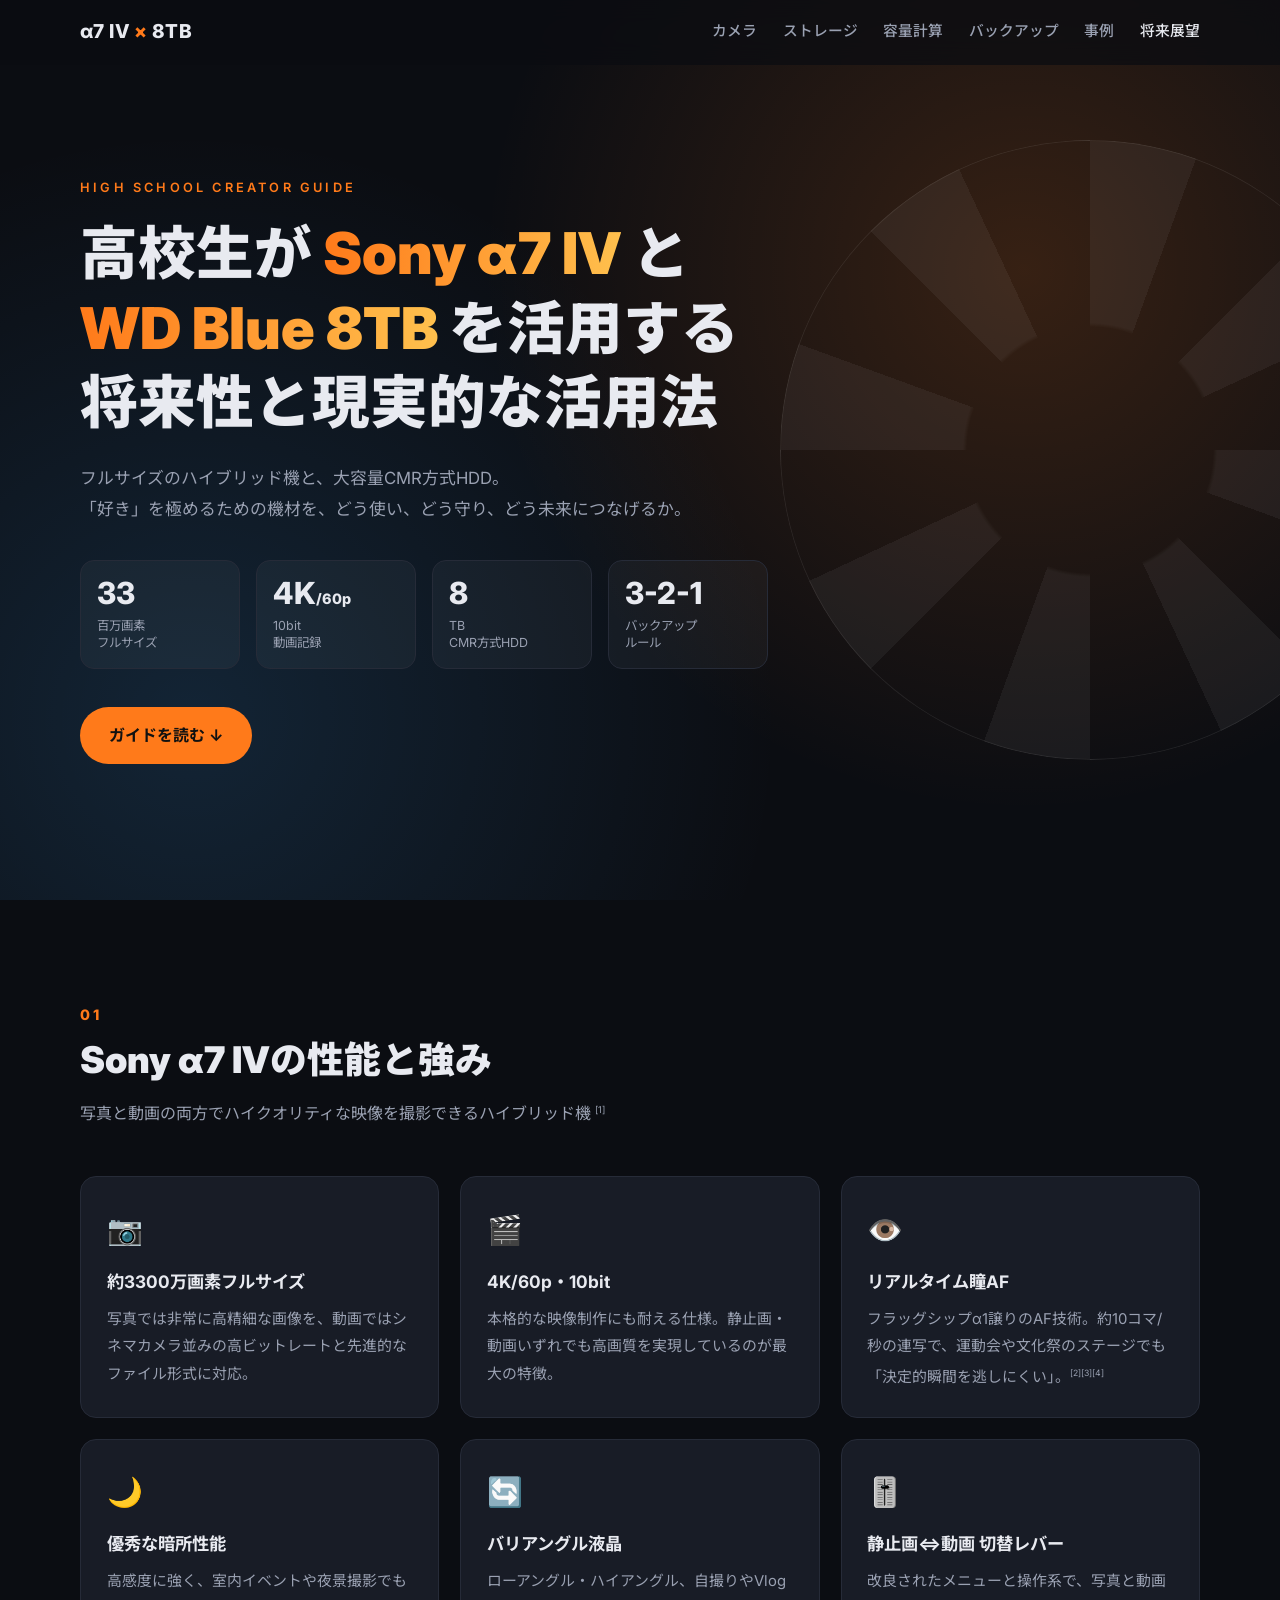
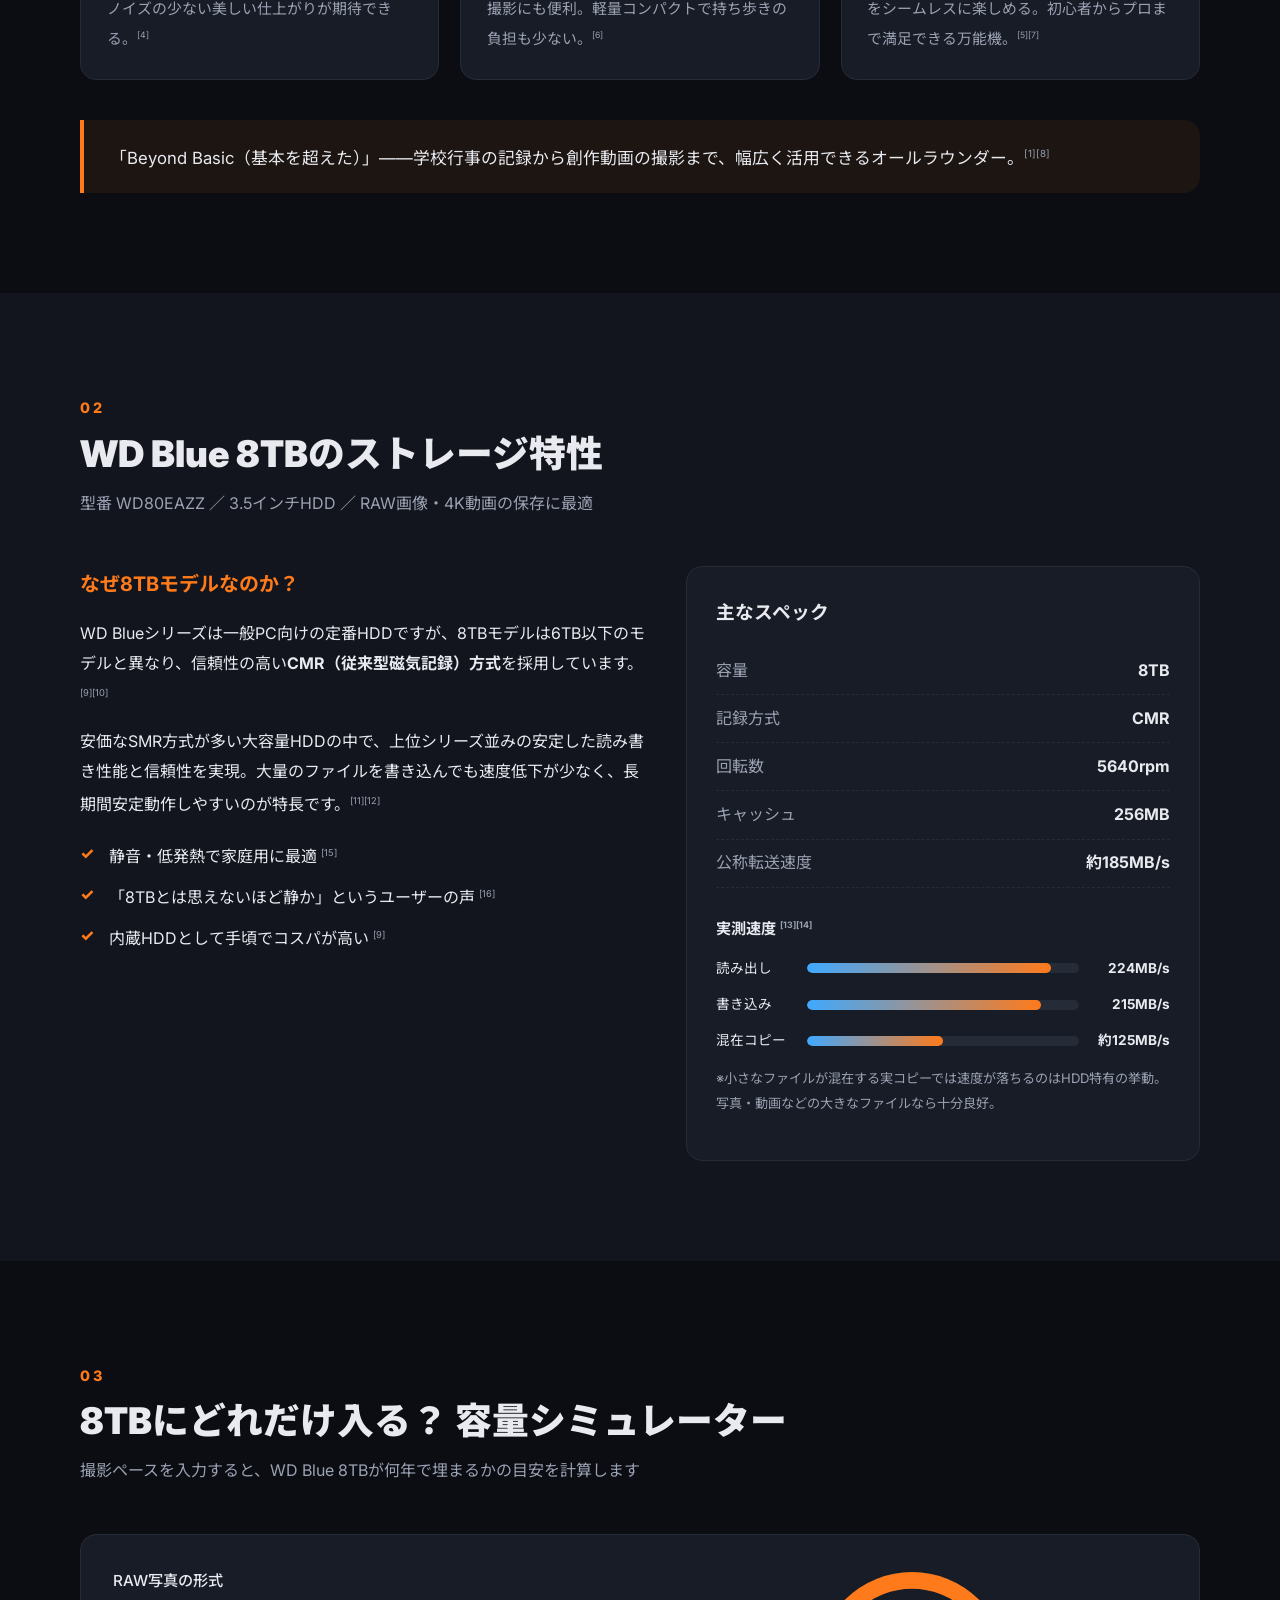
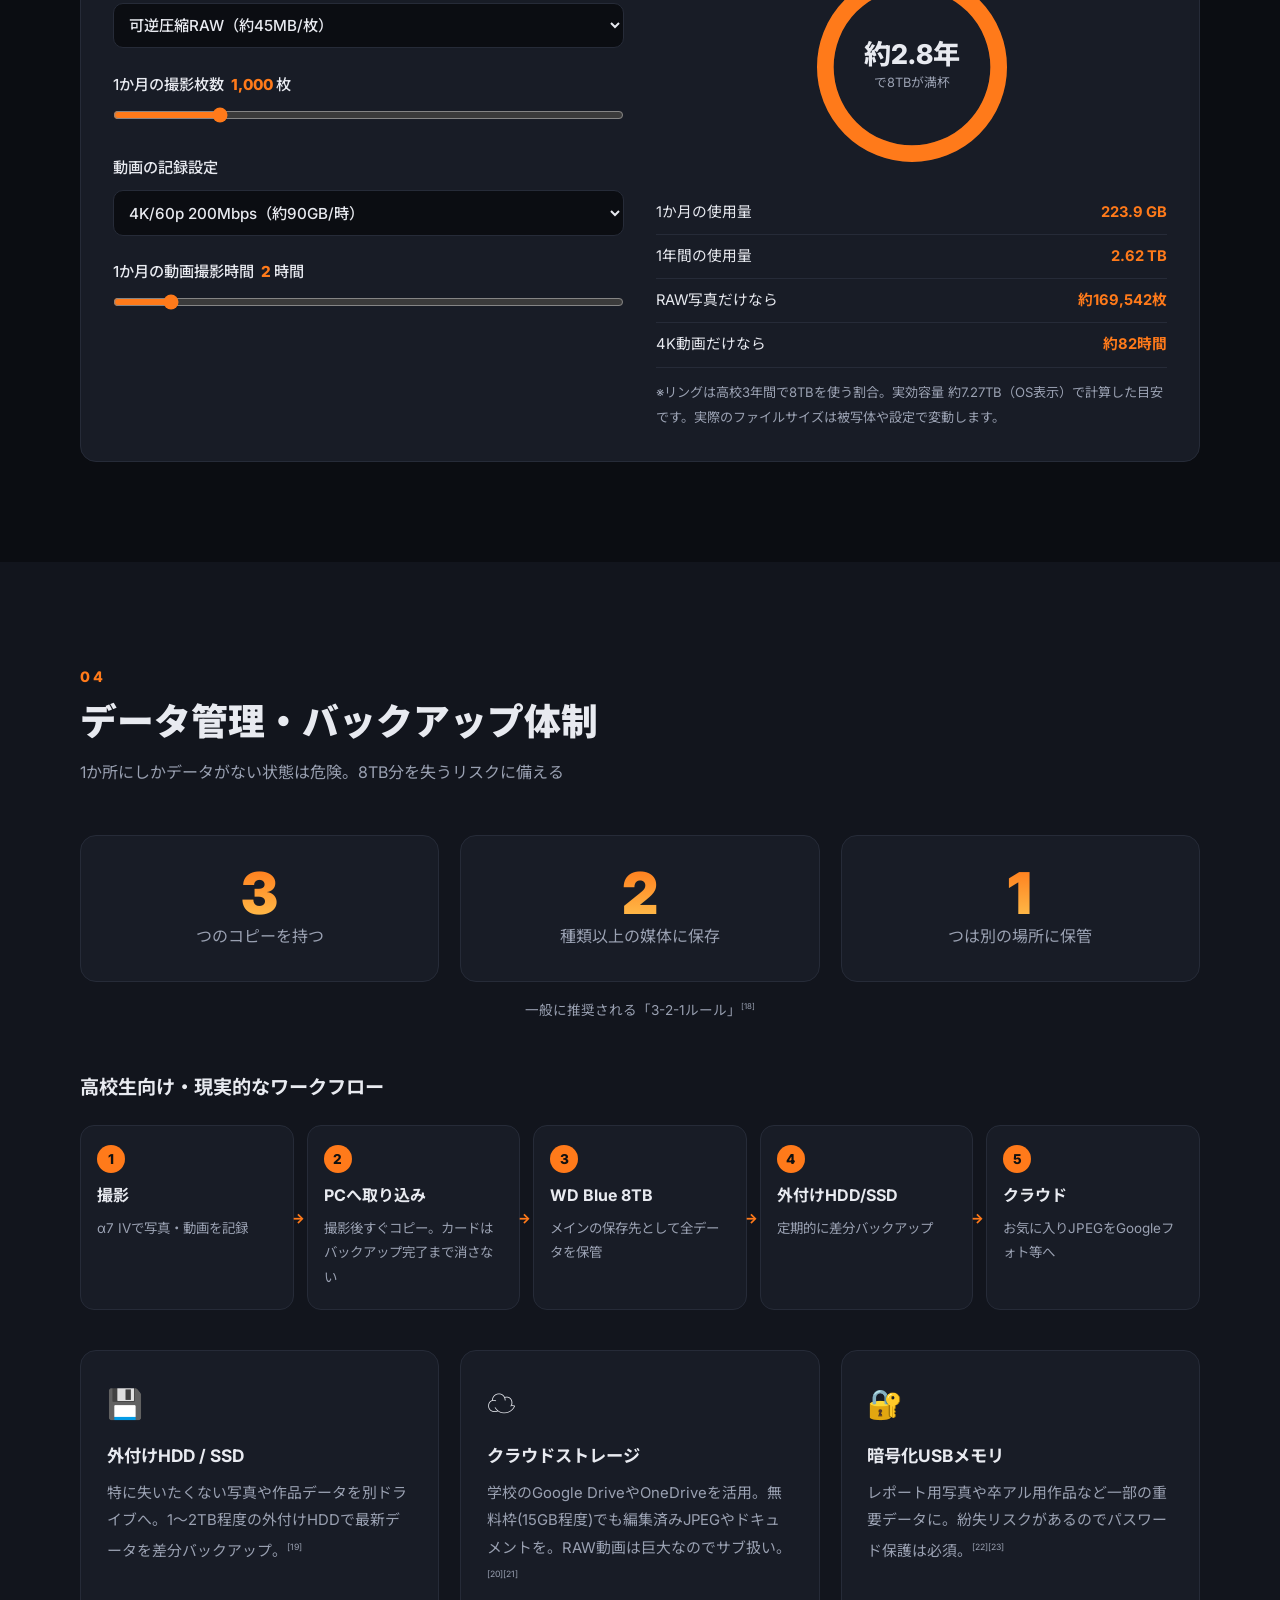
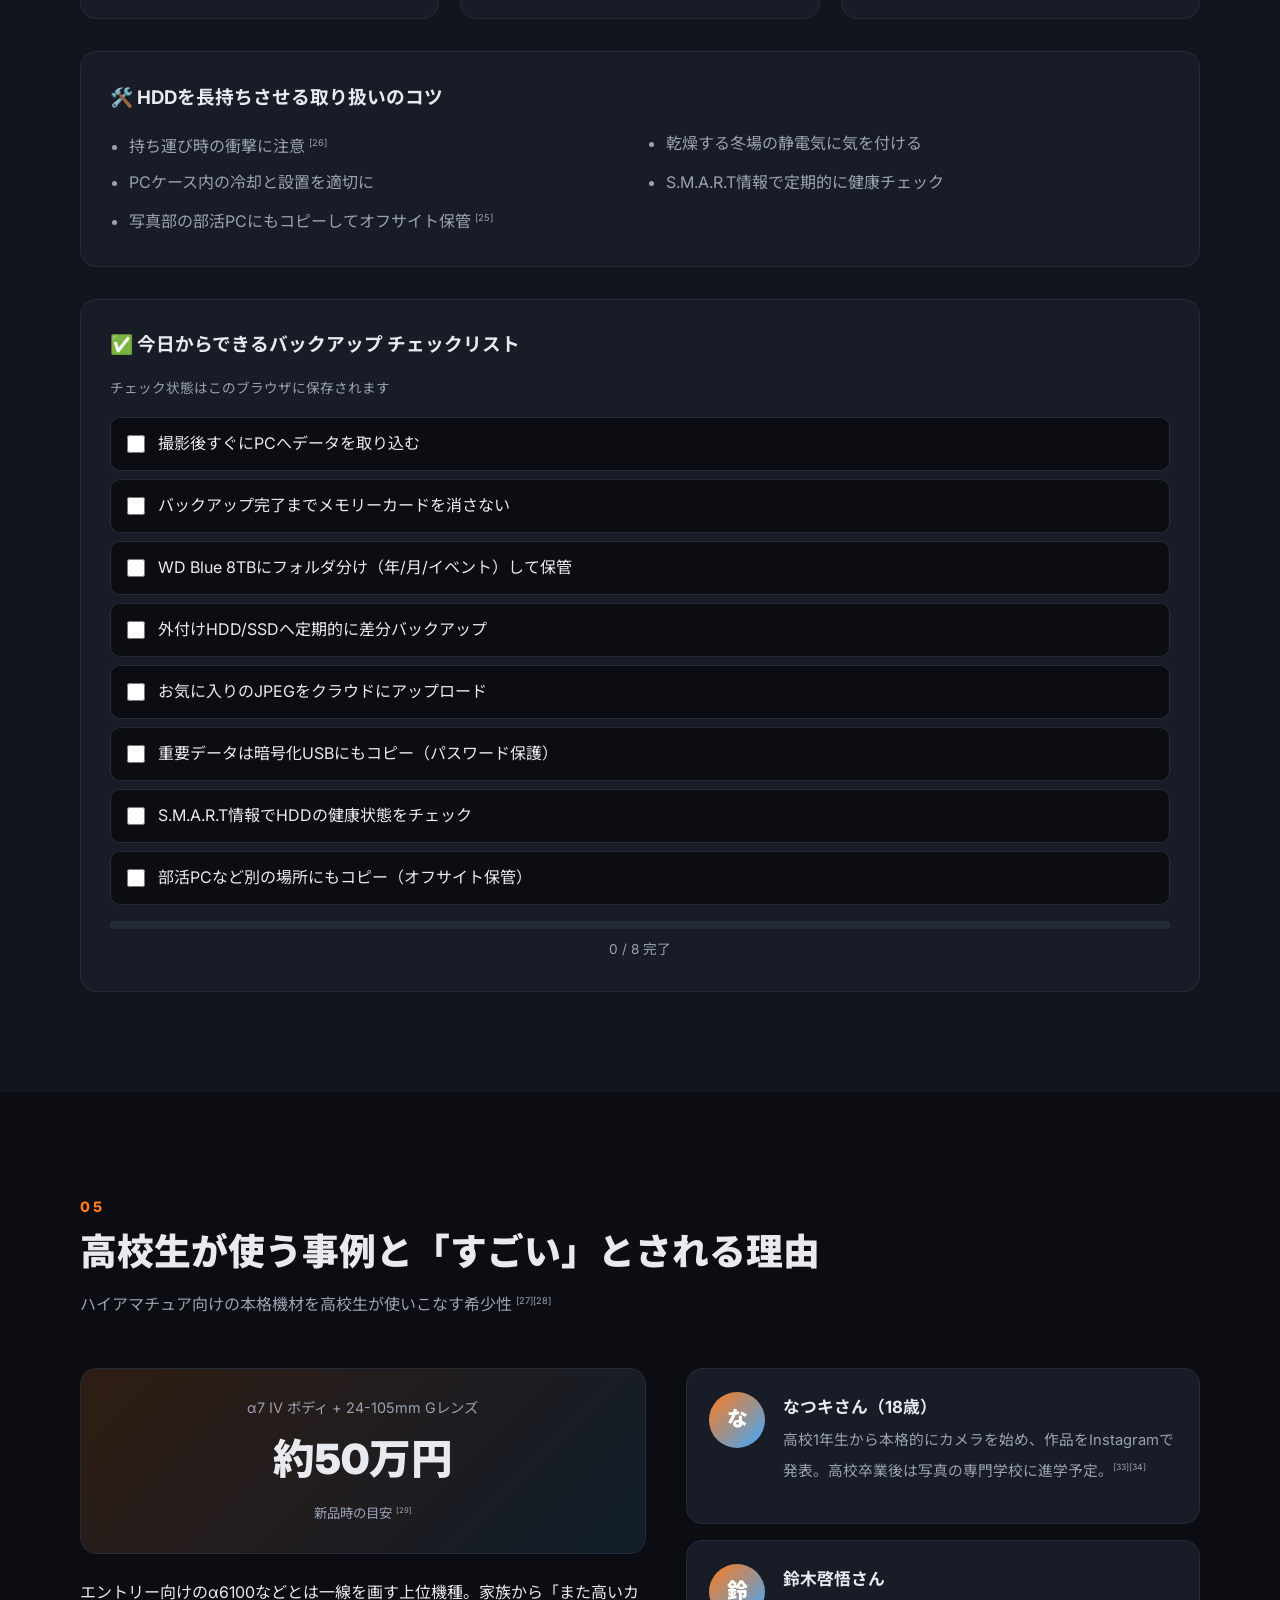
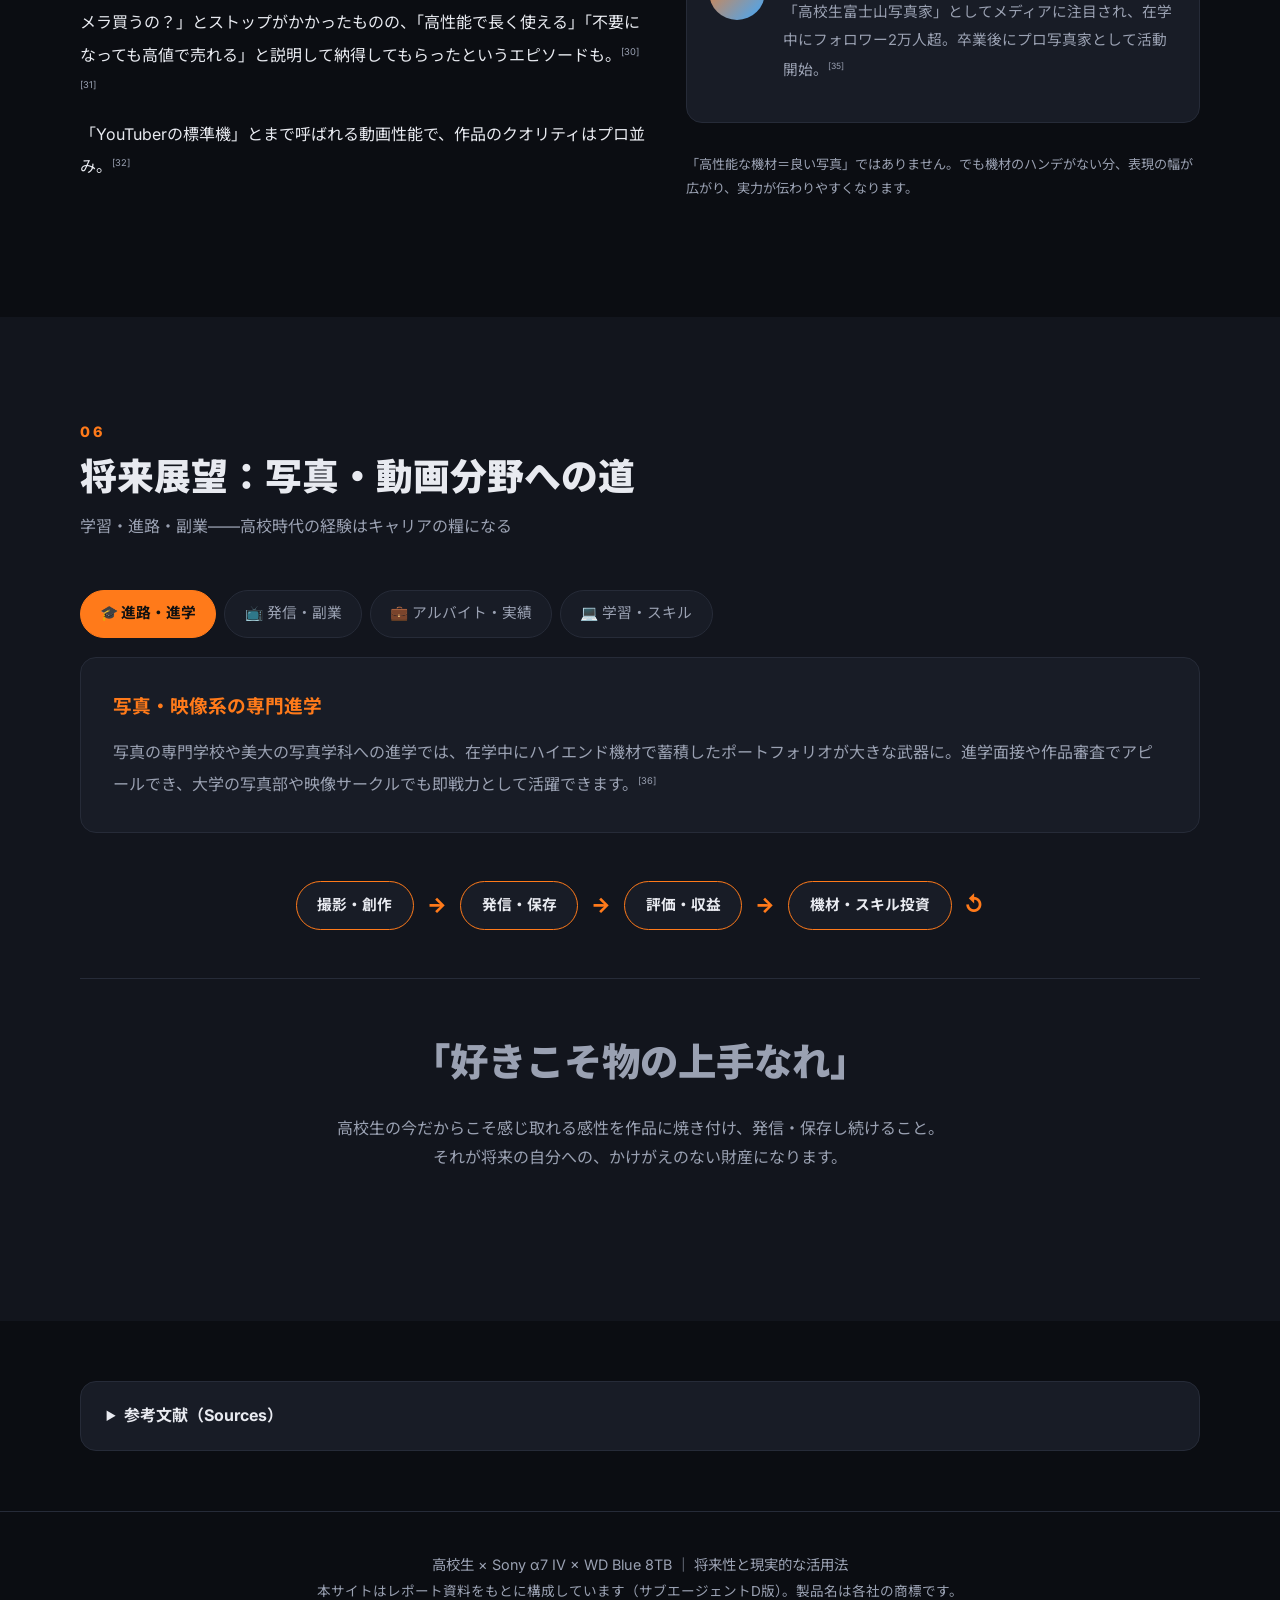
<file: agent-d/index.html>
<!DOCTYPE html>
<html lang="ja">
<head>
  <meta charset="UTF-8">
  <meta name="viewport" content="width=device-width, initial-scale=1.0">
  <title>高校生 × Sony α7 IV × WD Blue 8TB ｜ 将来性と現実的な活用法</title>
  <meta name="description" content="高校生がSony α7 IVとWD Blue 8TBを活用する将来性と、データ管理・バックアップの現実的な方法をまとめたガイド。">
  <link rel="preconnect" href="https://fonts.googleapis.com">
  <link rel="preconnect" href="https://fonts.gstatic.com" crossorigin>
  <link href="https://fonts.googleapis.com/css2?family=Noto+Sans+JP:wght@400;500;700;900&family=Inter:wght@400;600;800&display=swap" rel="stylesheet">
  <link rel="icon" href="data:image/svg+xml,<svg xmlns=%22http://www.w3.org/2000/svg%22 viewBox=%220 0 100 100%22><text y=%22.9em%22 font-size=%2290%22>📷</text></svg>">
  <link rel="stylesheet" href="css/style.css">
</head>
<body>
  <header class="site-header">
    <div class="container nav-wrap">
      <a href="#top" class="logo">α7 IV <span>×</span> 8TB</a>
      <button class="nav-toggle" aria-label="メニューを開く" aria-expanded="false"><span></span><span></span><span></span></button>
      <nav class="nav" id="nav">
        <a href="#camera">カメラ</a>
        <a href="#storage">ストレージ</a>
        <a href="#calc">容量計算</a>
        <a href="#backup">バックアップ</a>
        <a href="#cases">事例</a>
        <a href="#future">将来展望</a>
      </nav>
    </div>
  </header>

  <main id="top">
    <!-- HERO -->
    <section class="hero">
      <div class="hero-bg" aria-hidden="true"><div class="aperture"></div></div>
      <div class="container hero-inner">
        <p class="eyebrow">HIGH SCHOOL CREATOR GUIDE</p>
        <h1>高校生が <em>Sony α7 IV</em> と<br><em>WD Blue 8TB</em> を活用する<br>将来性と現実的な活用法</h1>
        <p class="lead">フルサイズのハイブリッド機と、大容量CMR方式HDD。<br>「好き」を極めるための機材を、どう使い、どう守り、どう未来につなげるか。</p>
        <div class="hero-stats">
          <div class="stat"><strong data-count="33">0</strong><span>百万画素<br>フルサイズ</span></div>
          <div class="stat"><strong>4K<small>/60p</small></strong><span>10bit<br>動画記録</span></div>
          <div class="stat"><strong data-count="8">0</strong><span>TB<br>CMR方式HDD</span></div>
          <div class="stat"><strong>3-2-1</strong><span>バックアップ<br>ルール</span></div>
        </div>
        <a href="#camera" class="btn">ガイドを読む ↓</a>
      </div>
    </section>

    <!-- CAMERA -->
    <section id="camera" class="section">
      <div class="container">
        <div class="section-head">
          <span class="num">01</span>
          <h2>Sony α7 IVの性能と強み</h2>
          <p>写真と動画の両方でハイクオリティな映像を撮影できるハイブリッド機 <sup><a href="#src">[1]</a></sup></p>
        </div>
        <div class="grid cards">
          <article class="card reveal">
            <div class="icon">📷</div>
            <h3>約3300万画素フルサイズ</h3>
            <p>写真では非常に高精細な画像を、動画ではシネマカメラ並みの高ビットレートと先進的なファイル形式に対応。</p>
          </article>
          <article class="card reveal">
            <div class="icon">🎬</div>
            <h3>4K/60p・10bit</h3>
            <p>本格的な映像制作にも耐える仕様。静止画・動画いずれでも高画質を実現しているのが最大の特徴。</p>
          </article>
          <article class="card reveal">
            <div class="icon">👁️</div>
            <h3>リアルタイム瞳AF</h3>
            <p>フラッグシップα1譲りのAF技術。約10コマ/秒の連写で、運動会や文化祭のステージでも「決定的瞬間を逃しにくい」。<sup><a href="#src">[2][3][4]</a></sup></p>
          </article>
          <article class="card reveal">
            <div class="icon">🌙</div>
            <h3>優秀な暗所性能</h3>
            <p>高感度に強く、室内イベントや夜景撮影でもノイズの少ない美しい仕上がりが期待できる。<sup><a href="#src">[4]</a></sup></p>
          </article>
          <article class="card reveal">
            <div class="icon">🔄</div>
            <h3>バリアングル液晶</h3>
            <p>ローアングル・ハイアングル、自撮りやVlog撮影にも便利。軽量コンパクトで持ち歩きの負担も少ない。<sup><a href="#src">[6]</a></sup></p>
          </article>
          <article class="card reveal">
            <div class="icon">🎚️</div>
            <h3>静止画⇔動画 切替レバー</h3>
            <p>改良されたメニューと操作系で、写真と動画をシームレスに楽しめる。初心者からプロまで満足できる万能機。<sup><a href="#src">[5][7]</a></sup></p>
          </article>
        </div>
        <blockquote class="quote reveal">「Beyond Basic（基本を超えた）」——学校行事の記録から創作動画の撮影まで、幅広く活用できるオールラウンダー。<sup><a href="#src">[1][8]</a></sup></blockquote>
      </div>
    </section>

    <!-- STORAGE -->
    <section id="storage" class="section alt">
      <div class="container">
        <div class="section-head">
          <span class="num">02</span>
          <h2>WD Blue 8TBのストレージ特性</h2>
          <p>型番 WD80EAZZ ／ 3.5インチHDD ／ RAW画像・4K動画の保存に最適</p>
        </div>
        <div class="split">
          <div class="reveal">
            <h3 class="accent">なぜ8TBモデルなのか？</h3>
            <p>WD Blueシリーズは一般PC向けの定番HDDですが、8TBモデルは6TB以下のモデルと異なり、信頼性の高い<strong>CMR（従来型磁気記録）方式</strong>を採用しています。<sup><a href="#src">[9][10]</a></sup></p>
            <p>安価なSMR方式が多い大容量HDDの中で、上位シリーズ並みの安定した読み書き性能と信頼性を実現。大量のファイルを書き込んでも速度低下が少なく、長期間安定動作しやすいのが特長です。<sup><a href="#src">[11][12]</a></sup></p>
            <ul class="checks">
              <li>静音・低発熱で家庭用に最適 <sup><a href="#src">[15]</a></sup></li>
              <li>「8TBとは思えないほど静か」というユーザーの声 <sup><a href="#src">[16]</a></sup></li>
              <li>内蔵HDDとして手頃でコスパが高い <sup><a href="#src">[9]</a></sup></li>
            </ul>
          </div>
          <div class="spec reveal">
            <h3>主なスペック</h3>
            <dl>
              <div><dt>容量</dt><dd>8TB</dd></div>
              <div><dt>記録方式</dt><dd>CMR</dd></div>
              <div><dt>回転数</dt><dd>5640rpm</dd></div>
              <div><dt>キャッシュ</dt><dd>256MB</dd></div>
              <div><dt>公称転送速度</dt><dd>約185MB/s</dd></div>
            </dl>
            <h4>実測速度 <sup><a href="#src">[13][14]</a></sup></h4>
            <div class="bars">
              <div class="bar"><span>読み出し</span><div class="track"><i style="--w:89.6%"></i></div><b>224MB/s</b></div>
              <div class="bar"><span>書き込み</span><div class="track"><i style="--w:86%"></i></div><b>215MB/s</b></div>
              <div class="bar"><span>混在コピー</span><div class="track"><i style="--w:50%"></i></div><b>約125MB/s</b></div>
            </div>
            <p class="note">※小さなファイルが混在する実コピーでは速度が落ちるのはHDD特有の挙動。写真・動画などの大きなファイルなら十分良好。</p>
          </div>
        </div>
      </div>
    </section>

    <!-- CALC -->
    <section id="calc" class="section">
      <div class="container">
        <div class="section-head">
          <span class="num">03</span>
          <h2>8TBにどれだけ入る？ 容量シミュレーター</h2>
          <p>撮影ペースを入力すると、WD Blue 8TBが何年で埋まるかの目安を計算します</p>
        </div>
        <div class="calc reveal">
          <div class="calc-inputs">
            <label>RAW写真の形式
              <select id="rawType">
                <option value="35">圧縮RAW（約35MB/枚）</option>
                <option value="45" selected>可逆圧縮RAW（約45MB/枚）</option>
                <option value="70">非圧縮RAW（約70MB/枚）</option>
              </select>
            </label>
            <label>1か月の撮影枚数 <output id="photosOut">1000</output>枚
              <input type="range" id="photos" min="0" max="5000" step="100" value="1000">
            </label>
            <label>動画の記録設定
              <select id="videoType">
                <option value="45">4K/30p 100Mbps（約45GB/時）</option>
                <option value="90" selected>4K/60p 200Mbps（約90GB/時）</option>
                <option value="270">4K All-Intra 600Mbps（約270GB/時）</option>
              </select>
            </label>
            <label>1か月の動画撮影時間 <output id="videoOut">2</output>時間
              <input type="range" id="video" min="0" max="20" step="0.5" value="2">
            </label>
          </div>
          <div class="calc-result">
            <div class="ring">
              <svg viewBox="0 0 120 120"><circle cx="60" cy="60" r="52" class="ring-bg"/><circle cx="60" cy="60" r="52" class="ring-fg" id="ringFg"/></svg>
              <div class="ring-text"><strong id="years">-</strong><span>で8TBが満杯</span></div>
            </div>
            <ul class="result-list">
              <li>1か月の使用量 <b id="monthly">-</b></li>
              <li>1年間の使用量 <b id="yearly">-</b></li>
              <li>RAW写真だけなら <b id="maxPhotos">-</b></li>
              <li>4K動画だけなら <b id="maxVideo">-</b></li>
            </ul>
            <p class="note">※リングは高校3年間で8TBを使う割合。実効容量 約7.27TB（OS表示）で計算した目安です。実際のファイルサイズは被写体や設定で変動します。</p>
          </div>
        </div>
      </div>
    </section>

    <!-- BACKUP -->
    <section id="backup" class="section alt">
      <div class="container">
        <div class="section-head">
          <span class="num">04</span>
          <h2>データ管理・バックアップ体制</h2>
          <p>1か所にしかデータがない状態は危険。8TB分を失うリスクに備える</p>
        </div>

        <div class="rule321 reveal">
          <div class="r"><strong>3</strong><span>つのコピーを持つ</span></div>
          <div class="r"><strong>2</strong><span>種類以上の媒体に保存</span></div>
          <div class="r"><strong>1</strong><span>つは別の場所に保管</span></div>
        </div>
        <p class="center small">一般に推奨される「3-2-1ルール」<sup><a href="#src">[18]</a></sup></p>

        <h3 class="flow-title">高校生向け・現実的なワークフロー</h3>
        <ol class="flow reveal">
          <li><span>1</span><b>撮影</b>α7 IVで写真・動画を記録</li>
          <li><span>2</span><b>PCへ取り込み</b>撮影後すぐコピー。カードはバックアップ完了まで消さない</li>
          <li><span>3</span><b>WD Blue 8TB</b>メインの保存先として全データを保管</li>
          <li><span>4</span><b>外付けHDD/SSD</b>定期的に差分バックアップ</li>
          <li><span>5</span><b>クラウド</b>お気に入りJPEGをGoogleフォト等へ</li>
        </ol>

        <div class="grid cards three">
          <article class="card reveal">
            <div class="icon">💾</div>
            <h3>外付けHDD / SSD</h3>
            <p>特に失いたくない写真や作品データを別ドライブへ。1〜2TB程度の外付けHDDで最新データを差分バックアップ。<sup><a href="#src">[19]</a></sup></p>
          </article>
          <article class="card reveal">
            <div class="icon">☁️</div>
            <h3>クラウドストレージ</h3>
            <p>学校のGoogle DriveやOneDriveを活用。無料枠(15GB程度)でも編集済みJPEGやドキュメントを。RAW動画は巨大なのでサブ扱い。<sup><a href="#src">[20][21]</a></sup></p>
          </article>
          <article class="card reveal">
            <div class="icon">🔐</div>
            <h3>暗号化USBメモリ</h3>
            <p>レポート用写真や卒アル用作品など一部の重要データに。紛失リスクがあるのでパスワード保護は必須。<sup><a href="#src">[22][23]</a></sup></p>
          </article>
        </div>

        <div class="tips reveal">
          <h3>🛠️ HDDを長持ちさせる取り扱いのコツ</h3>
          <ul>
            <li>持ち運び時の衝撃に注意 <sup><a href="#src">[26]</a></sup></li>
            <li>乾燥する冬場の静電気に気を付ける</li>
            <li>PCケース内の冷却と設置を適切に</li>
            <li>S.M.A.R.T情報で定期的に健康チェック</li>
            <li>写真部の部活PCにもコピーしてオフサイト保管 <sup><a href="#src">[25]</a></sup></li>
          </ul>
        </div>

        <div class="checklist reveal">
          <h3>✅ 今日からできるバックアップ チェックリスト</h3>
          <p class="small">チェック状態はこのブラウザに保存されます</p>
          <div id="checklist"></div>
          <div class="progress"><i id="checkBar"></i></div>
          <p id="checkMsg" class="small center"></p>
        </div>
      </div>
    </section>

    <!-- CASES -->
    <section id="cases" class="section">
      <div class="container">
        <div class="section-head">
          <span class="num">05</span>
          <h2>高校生が使う事例と「すごい」とされる理由</h2>
          <p>ハイアマチュア向けの本格機材を高校生が使いこなす希少性 <sup><a href="#src">[27][28]</a></sup></p>
        </div>
        <div class="split">
          <div class="reveal">
            <div class="price-box">
              <span>α7 IV ボディ + 24-105mm Gレンズ</span>
              <strong>約50万円</strong>
              <small>新品時の目安 <sup><a href="#src">[29]</a></sup></small>
            </div>
            <p>エントリー向けのα6100などとは一線を画す上位機種。家族から「また高いカメラ買うの？」とストップがかかったものの、「高性能で長く使える」「不要になっても高値で売れる」と説明して納得してもらったというエピソードも。<sup><a href="#src">[30][31]</a></sup></p>
            <p>「YouTuberの標準機」とまで呼ばれる動画性能で、作品のクオリティはプロ並み。<sup><a href="#src">[32]</a></sup></p>
          </div>
          <div class="people">
            <article class="person reveal">
              <div class="avatar">な</div>
              <div>
                <h3>なつキさん（18歳）</h3>
                <p>高校1年生から本格的にカメラを始め、作品をInstagramで発表。高校卒業後は写真の専門学校に進学予定。<sup><a href="#src">[33][34]</a></sup></p>
              </div>
            </article>
            <article class="person reveal">
              <div class="avatar">鈴</div>
              <div>
                <h3>鈴木啓悟さん</h3>
                <p>「高校生富士山写真家」としてメディアに注目され、在学中にフォロワー2万人超。卒業後にプロ写真家として活動開始。<sup><a href="#src">[35]</a></sup></p>
              </div>
            </article>
            <p class="note">「高性能な機材＝良い写真」ではありません。でも機材のハンデがない分、表現の幅が広がり、実力が伝わりやすくなります。</p>
          </div>
        </div>
      </div>
    </section>

    <!-- FUTURE -->
    <section id="future" class="section alt">
      <div class="container">
        <div class="section-head">
          <span class="num">06</span>
          <h2>将来展望：写真・動画分野への道</h2>
          <p>学習・進路・副業——高校時代の経験はキャリアの糧になる</p>
        </div>
        <div class="tabs reveal">
          <div class="tab-buttons" role="tablist">
            <button class="active" data-tab="t1" role="tab">🎓 進路・進学</button>
            <button data-tab="t2" role="tab">📺 発信・副業</button>
            <button data-tab="t3" role="tab">💼 アルバイト・実績</button>
            <button data-tab="t4" role="tab">💻 学習・スキル</button>
          </div>
          <div class="tab-panel active" id="t1">
            <h3>写真・映像系の専門進学</h3>
            <p>写真の専門学校や美大の写真学科への進学では、在学中にハイエンド機材で蓄積したポートフォリオが大きな武器に。進学面接や作品審査でアピールでき、大学の写真部や映像サークルでも即戦力として活躍できます。<sup><a href="#src">[36]</a></sup></p>
          </div>
          <div class="tab-panel" id="t2">
            <h3>YouTube・SNS・写真販売</h3>
            <p>α7 IVの映像クオリティとWD 8TBの蓄積力で、YouTubeやTikTokに本格的な動画を継続投稿。Vlogや商品レビューから始め、広告収入や企業案件につながる可能性も。ストックフォト出品やコンテスト入賞など、写真販売は高校生におすすめの副業としても挙げられています。<sup><a href="#src">[32][37]</a></sup></p>
            <p class="note">※副業を始める際は、学校の規則や保護者の同意、年齢制限のある各サービスの利用規約を必ず確認しましょう。</p>
          </div>
          <div class="tab-panel" id="t3">
            <h3>即戦力としてのチャンス</h3>
            <p>写真館やブライダルフォトのアルバイト、地方創生・観光PRのインターンシップ、学校行事の公式カメラマンなど。プロ級機材を扱える高校生という話題性で地元メディアに取り上げられれば、将来フリーランスとして活動する際の強力な実績になります。</p>
          </div>
          <div class="tab-panel" id="t4">
            <h3>写真・映像以外にも直結するITスキル</h3>
            <p>データ管理やバックアップを通じてPCやクラウドの知見が深まり、RAW現像や動画編集でAdobe系ソフトのスキルが身に付きます。作品集の電子書籍販売やブログ・SNSでの情報発信は「高校時代から情熱を持って取り組んできた証拠」として評価されるはずです。</p>
          </div>
        </div>

        <div class="cycle reveal">
          <div>撮影・創作</div><span>→</span><div>発信・保存</div><span>→</span><div>評価・収益</div><span>→</span><div>機材・スキル投資</div><span>↺</span>
        </div>

        <div class="closing reveal">
          <p class="big">「好きこそ物の上手なれ」</p>
          <p>高校生の今だからこそ感じ取れる感性を作品に焼き付け、発信・保存し続けること。<br>それが将来の自分への、かけがえのない財産になります。</p>
        </div>
      </div>
    </section>

    <!-- SOURCES -->
    <section id="src" class="section sources">
      <div class="container">
        <details>
          <summary>参考文献（Sources）</summary>
          <ol>
            <li><b>[1][2][7][8]</b> <a href="https://www.fujiya-camera.co.jp/blog/detail/info/20220112/" target="_blank" rel="noopener">SONY α7 IV 実写レビュー｜フジヤカメラ</a></li>
            <li><b>[3][4][6]</b> <a href="https://note.com/tsut_tsu/n/n96ad604e29bd" target="_blank" rel="noopener">学校撮影カメラマンがSONY α7IVを1年間使ってみた｜筒井 遥</a></li>
            <li><b>[5][30][31]</b> <a href="https://shichicame.xsrv.jp/a7iv-review-functioins" target="_blank" rel="noopener">ソニーα7IVを長期使用して分かったメリットデメリット｜シチミカメラ</a></li>
            <li><b>[9][10][11][14]</b> <a href="https://chimolog.co/bto-hdd-wd80eazz/" target="_blank" rel="noopener">WD80EAZZ（WD Blue 8TB）レビュー｜ちもろぐ</a></li>
            <li><b>[12][15][16][17]</b> <a href="https://note.com/pcmaster/n/ne319e540aae0" target="_blank" rel="noopener">WD Blue 8TB HDDが安くなっている。｜パソコンマスター</a></li>
            <li><b>[13]</b> <a href="https://weekly.ascii.jp/elem/000/004/077/4077757/2/" target="_blank" rel="noopener">大容量HDDはWD Blueの8TBモデルがオススメ！（2）｜週刊アスキー</a></li>
            <li><b>[18]–[25]</b> <a href="https://www.tech-life-ramen.com/tech/student-backup-guide" target="_blank" rel="noopener">学生のためのバックアップガイド2025｜おちゃめなエンジニア日記</a></li>
            <li><b>[26]</b> <a href="https://weekly.ascii.jp/elem/000/004/077/4077757/" target="_blank" rel="noopener">大容量HDDはWD Blueの8TBモデルがオススメ！｜週刊アスキー</a></li>
            <li><b>[27]</b> <a href="https://detail.chiebukuro.yahoo.co.jp/qa/question_detail/q13208141098" target="_blank" rel="noopener">高校生でsonya7iiを使うには十分すぎますか？｜Yahoo!知恵袋</a></li>
            <li><b>[28]</b> <a href="https://kirameki-ps.com/blog/archives/335" target="_blank" rel="noopener">中高写真部向け おすすめの初心者向けカメラ｜きらめきフォトサービス</a></li>
            <li><b>[29]</b> <a href="https://bbs.kakaku.com/bbs/K0001403297/SortID=24551339/" target="_blank" rel="noopener">α7 IV クチコミ掲示板｜価格.com</a></li>
            <li><b>[32]</b> <a href="https://detail.chiebukuro.yahoo.co.jp/qa/question_detail/q10320289305" target="_blank" rel="noopener">SONYα7IVのいい所と悪いところ｜Yahoo!知恵袋</a></li>
            <li><b>[33][34][36]</b> <a href="https://steenz.jp/10438/" target="_blank" rel="noopener">プロの写真家を目指す高校生〖なつキ・18歳〗｜Steenz</a></li>
            <li><b>[35]</b> <a href="https://www.mtfuji.or.jp/thought/interview/vol105" target="_blank" rel="noopener">鈴木啓悟｜富士山世界遺産国民会議</a></li>
            <li><b>[37]</b> <a href="https://agent-network.com/bitwork/recommend250" target="_blank" rel="noopener">中学生・高校生でもできる手軽な副業10選</a></li>
          </ol>
        </details>
      </div>
    </section>
  </main>

  <footer class="footer">
    <div class="container">
      <p>高校生 × Sony α7 IV × WD Blue 8TB ｜ 将来性と現実的な活用法</p>
      <p class="small">本サイトはレポート資料をもとに構成しています（サブエージェントD版）。製品名は各社の商標です。</p>
    </div>
  </footer>

  <button class="to-top" aria-label="ページ上部へ">↑</button>
  <script src="js/main.js"></script>
</body>
</html>
</file>
<file: css/style.css>
/* =========================================================
   FRAME / ARCHIVE — Design System
   Concept: "Viewfinder & Platter"
   - Dark ink base (camera body) / Signal orange (REC) / WD blue (storage)
   - Mono HUD typography for technical data, heavy Gothic for headlines
   ========================================================= */
:root {
  --ink: #0b0c0e;
  --ink-2: #14161a;
  --ink-3: #1d2026;
  --line: rgba(255,255,255,.12);
  --text: #eceae4;
  --muted: #9a9890;
  --rec: #ff5a1f;
  --rec-soft: rgba(255,90,31,.14);
  --blue: #2f7bff;
  --blue-deep: #0a1a3a;
  --paper: #f1ede4;
  --paper-ink: #17181a;
  --radius: 4px;
  --max: 1200px;
  --f-jp: "Zen Kaku Gothic New", "Hiragino Sans", "Noto Sans JP", sans-serif;
  --f-mono: "JetBrains Mono", ui-monospace, monospace;
  --f-display: "Archivo Black", var(--f-jp);
}

*, *::before, *::after { box-sizing: border-box; }
html { scroll-behavior: smooth; scroll-padding-top: 72px; overflow-x: clip; }
body {
  margin: 0;
  background: var(--ink);
  color: var(--text);
  font-family: var(--f-jp);
  font-size: 16px;
  line-height: 1.85;
  -webkit-font-smoothing: antialiased;
  overflow-x: hidden;
}
body::before { /* film grain */
  content: ""; position: fixed; inset: 0; pointer-events: none; z-index: 100; opacity: .06;
  background-image: url("data:image/svg+xml,%3Csvg xmlns='http://www.w3.org/2000/svg' width='160' height='160'%3E%3Cfilter id='n'%3E%3CfeTurbulence type='fractalNoise' baseFrequency='.9' numOctaves='2'/%3E%3C/filter%3E%3Crect width='100%25' height='100%25' filter='url(%23n)'/%3E%3C/svg%3E");
}
a { color: inherit; }
img { max-width: 100%; }
.mono { font-family: var(--f-mono); letter-spacing: .08em; }
sup { font-size: .62em; margin-left: 2px; }
sup a { color: var(--rec); text-decoration: none; margin-right: 3px; font-family: var(--f-mono); }
sup a:hover { text-decoration: underline; }
strong { color: #fff; font-weight: 700; }
em { font-style: normal; color: var(--rec); }

/* ---------- HUD ---------- */
.hud {
  position: fixed; top: 0; left: 0; right: 0; z-index: 50;
  display: flex; align-items: center; justify-content: space-between; gap: 24px;
  padding: 14px clamp(16px, 4vw, 40px);
  background: linear-gradient(to bottom, rgba(11,12,14,.92), rgba(11,12,14,.6));
  backdrop-filter: blur(10px);
  border-bottom: 1px solid var(--line);
}
.hud__logo { font-family: var(--f-display); text-decoration: none; font-size: 17px; letter-spacing: .04em; display: flex; align-items: center; gap: 10px; }
.slash { color: var(--rec); margin: 0 2px; }
.rec-dot { width: 9px; height: 9px; border-radius: 50%; background: var(--rec); box-shadow: 0 0 12px var(--rec); animation: blink 1.4s steps(2) infinite; }
@keyframes blink { 50% { opacity: .2; } }
.hud__nav { display: flex; gap: 4px; }
.hud__nav a {
  font-family: var(--f-mono); font-size: 11px; letter-spacing: .14em; text-decoration: none;
  padding: 6px 12px; border: 1px solid transparent; border-radius: 2px; color: var(--muted); transition: .25s;
}
.hud__nav a span { color: var(--rec); margin-right: 6px; }
.hud__nav a:hover, .hud__nav a.is-active { color: var(--text); border-color: var(--line); background: rgba(255,255,255,.04); }
.hud__meta { font-size: 11px; color: var(--muted); white-space: nowrap; }

/* ---------- HERO ---------- */
.hero {
  position: relative; min-height: 100vh; min-height: 100svh;
  display: grid; place-items: center;
  padding: 120px clamp(20px, 6vw, 80px) 100px;
  background:
    radial-gradient(ellipse 60% 50% at 70% 40%, rgba(255,90,31,.12), transparent 70%),
    radial-gradient(ellipse 50% 50% at 20% 80%, rgba(47,123,255,.12), transparent 70%),
    var(--ink);
  overflow: hidden;
}
.hero::after { /* rule of thirds grid */
  content: ""; position: absolute; inset: 9vh 6vw; pointer-events: none;
  background:
    linear-gradient(to right, transparent calc(33.33% - .5px), var(--line) calc(33.33% - .5px), var(--line) calc(33.33% + .5px), transparent calc(33.33% + .5px), transparent calc(66.66% - .5px), var(--line) calc(66.66% - .5px), var(--line) calc(66.66% + .5px), transparent calc(66.66% + .5px)),
    linear-gradient(to bottom, transparent calc(33.33% - .5px), var(--line) calc(33.33% - .5px), var(--line) calc(33.33% + .5px), transparent calc(33.33% + .5px), transparent calc(66.66% - .5px), var(--line) calc(66.66% - .5px), var(--line) calc(66.66% + .5px), transparent calc(66.66% + .5px));
  opacity: .5;
}
.viewfinder { position: absolute; inset: 9vh 6vw; pointer-events: none; z-index: 1; }
.vf-corner { position: absolute; width: 34px; height: 34px; border: 2px solid rgba(255,255,255,.7); }
.vf-corner.tl { top: 0; left: 0; border-right: 0; border-bottom: 0; }
.vf-corner.tr { top: 0; right: 0; border-left: 0; border-bottom: 0; }
.vf-corner.bl { bottom: 0; left: 0; border-right: 0; border-top: 0; }
.vf-corner.br { bottom: 0; right: 0; border-left: 0; border-top: 0; }
.vf-top, .vf-bottom { position: absolute; left: 50px; right: 50px; display: flex; gap: 22px; font-size: 11px; color: rgba(255,255,255,.75); }
.vf-top { top: 10px; } .vf-bottom { bottom: 10px; justify-content: center; }
.vf-top .rec { color: var(--rec); display: flex; align-items: center; gap: 6px; }
.vf-top .rec i { width: 7px; height: 7px; border-radius: 50%; background: var(--rec); animation: blink 1s steps(2) infinite; }
.vf-battery { color: #7dff9a; }
.af-box {
  position: absolute; width: 84px; height: 84px; left: 62%; top: 30%;
  transition: left .9s cubic-bezier(.7,0,.2,1), top .9s cubic-bezier(.7,0,.2,1);
}
.af-box span { position: absolute; width: 16px; height: 16px; border: 2px solid #7dff9a; }
.af-box span:nth-child(1){ top:0; left:0; border-right:0; border-bottom:0; }
.af-box span:nth-child(2){ top:0; right:0; border-left:0; border-bottom:0; }
.af-box span:nth-child(3){ bottom:0; left:0; border-right:0; border-top:0; }
.af-box span:nth-child(4){ bottom:0; right:0; border-left:0; border-top:0; }
.af-box.lock span { border-color: var(--rec); }

.hero__inner { position: relative; z-index: 2; max-width: var(--max); width: 100%; }
.eyebrow { font-size: 11px; color: var(--rec); letter-spacing: .22em; margin: 0 0 18px; }
.hero__title { font-weight: 900; font-size: clamp(42px, 8.4vw, 118px); line-height: 1.08; letter-spacing: -.02em; margin: 0 0 30px; }
.hero__title .line { display: block; opacity: 0; transform: translateY(40px); animation: rise .9s cubic-bezier(.2,.8,.2,1) forwards; }
.hero__title .line:nth-child(2) { animation-delay: .12s; }
.hero__title .line:nth-child(3) { animation-delay: .24s; }
.hero__title .accent { color: transparent; -webkit-text-stroke: 1.5px var(--text); }
@keyframes rise { to { opacity: 1; transform: none; } }
.hero__lead { max-width: 640px; color: #c9c7bf; font-size: clamp(14px, 1.5vw, 17px); margin: 0 0 44px; opacity: 0; animation: rise .9s .4s forwards; }
.hero__duo { display: flex; align-items: stretch; gap: 16px; flex-wrap: wrap; opacity: 0; animation: rise .9s .55s forwards; }
.duo-card { padding: 18px 26px; border: 1px solid var(--line); background: rgba(20,22,26,.7); backdrop-filter: blur(6px); min-width: 230px; border-radius: var(--radius); }
.duo-card p { margin: 0; font-size: 12px; color: var(--muted); }
.duo-card p.mono { font-size: 10px; letter-spacing: .25em; }
.duo-card.cam p.mono { color: var(--rec); }
.duo-card.hdd p.mono { color: var(--blue); }
.duo-card h2 { font-family: var(--f-display); font-size: 30px; margin: 4px 0; letter-spacing: .01em; line-height: 1.2; }
.duo-plus { display: grid; place-items: center; font-family: var(--f-display); font-size: 28px; color: var(--muted); }
.scroll-cue { position: absolute; bottom: 20px; left: 50%; transform: translateX(-50%); z-index: 3; font-size: 10px; text-decoration: none; color: var(--muted); display: flex; flex-direction: column; align-items: center; gap: 8px; }
.scroll-cue span { width: 1px; height: 36px; background: linear-gradient(var(--rec), transparent); animation: drip 1.8s infinite; transform-origin: top; }
@keyframes drip { 0% { transform: scaleY(0); } 60% { transform: scaleY(1); } 100% { transform: scaleY(1); opacity: 0; } }

/* ---------- MARQUEE ---------- */
.marquee { overflow: hidden; border-block: 1px solid var(--line); background: var(--rec); color: var(--ink); }
.marquee__track { display: flex; width: max-content; gap: 28px; padding: 12px 0; font-size: 13px; font-weight: 600; animation: scroll 32s linear infinite; }
@keyframes scroll { to { transform: translateX(-50%); } }

/* ---------- CHAPTER COMMON ---------- */
.chapter { position: relative; padding: clamp(90px, 12vw, 160px) clamp(20px, 6vw, 80px); }
.chapter > * { max-width: var(--max); margin-left: auto; margin-right: auto; }
.chapter__head { display: grid; grid-template-columns: auto 1fr; gap: clamp(20px, 4vw, 56px); align-items: end; margin-bottom: clamp(48px, 7vw, 90px); }
.chapter__num { font-family: var(--f-display); font-size: clamp(90px, 16vw, 210px); line-height: .8; margin: 0; color: transparent; -webkit-text-stroke: 1px rgba(255,255,255,.28); }
.chapter__title { font-size: clamp(28px, 4.4vw, 56px); line-height: 1.3; font-weight: 900; margin: 0; letter-spacing: -.01em; }
.sub-title { font-size: clamp(20px, 2.4vw, 28px); font-weight: 700; margin: 80px auto 30px; display: flex; flex-direction: column; gap: 6px; }
.sub-title .mono { font-size: 11px; color: var(--rec); letter-spacing: .22em; font-weight: 400; }

/* ---------- CH1 ---------- */
.spec-grid { display: grid; grid-template-columns: repeat(4, 1fr); border-top: 1px solid var(--line); border-left: 1px solid var(--line); }
.spec { padding: 30px 26px 34px; border-right: 1px solid var(--line); border-bottom: 1px solid var(--line); transition: background .3s; position: relative; }
.spec:hover { background: var(--rec-soft); }
.spec::before { content: "+"; position: absolute; top: 8px; right: 12px; color: var(--muted); font-family: var(--f-mono); }
.spec__label { font-size: 10px; color: var(--muted); letter-spacing: .25em; margin: 0 0 14px; }
.spec__value { font-family: var(--f-display); font-size: clamp(36px, 4vw, 54px); line-height: 1; margin: 0 0 18px; }
.spec__value small { font-family: var(--f-jp); font-size: 14px; font-weight: 700; margin-left: 4px; color: var(--muted); }
.spec__desc { font-size: 14px; color: #bdbab2; margin: 0; }

.scene-list { display: grid; grid-template-columns: repeat(2, 1fr); gap: 16px; }
.scene { padding: 28px; background: var(--ink-2); border: 1px solid var(--line); border-radius: var(--radius); position: relative; overflow: hidden; }
.scene::after { content: ""; position: absolute; left: 0; top: 0; height: 2px; width: 0; background: var(--rec); transition: width .5s; }
.scene:hover::after { width: 100%; }
.scene__tag { font-size: 10px; color: var(--rec); margin: 0 0 8px; }
.scene h4 { font-size: 19px; margin: 0 0 8px; }
.scene p:last-child { margin: 0; color: #bdbab2; font-size: 14px; }

.pull { margin-top: 100px; padding: 0 0 0 clamp(20px, 4vw, 48px); border-left: 3px solid var(--rec); font-size: clamp(22px, 3.2vw, 40px); font-weight: 700; line-height: 1.5; }
.pull cite { display: block; font-style: normal; font-size: 12px; color: var(--muted); margin-top: 18px; font-weight: 400; }

/* ---------- CH2 ---------- */
.chapter--blue { background: linear-gradient(180deg, var(--ink) 0%, var(--blue-deep) 18%, var(--blue-deep) 82%, var(--ink) 100%); }
.chapter--blue .eyebrow, .chapter--blue .sub-title .mono { color: #7fb0ff; }
.chapter--blue sup a { color: #7fb0ff; }
.chapter--blue em { color: #7fb0ff; }
.storage { display: grid; grid-template-columns: 1fr 1.2fr; gap: clamp(30px, 6vw, 80px); align-items: center; }
.platter-wrap { position: relative; aspect-ratio: 1; max-width: 440px; width: 100%; margin: 0 auto; }
.platter {
  position: absolute; inset: 0; border-radius: 50%;
  background: conic-gradient(from 0deg, #8fa3c4, #e8eef8, #6b7f9f, #cfd9ea, #7f93b5, #e8eef8, #8fa3c4);
  animation: spin 2.4s linear infinite; box-shadow: 0 30px 80px rgba(0,0,0,.6), inset 0 0 0 10px rgba(0,0,0,.25);
}
.platter__rings { position: absolute; inset: 0; border-radius: 50%; background: repeating-radial-gradient(circle, transparent 0 6px, rgba(0,0,0,.06) 6px 7px); }
.platter__hub { position: absolute; inset: 38%; border-radius: 50%; background: radial-gradient(circle, #2a2f38, #0b0c0e); display: grid; place-items: center; font-size: 13px; color: #7fb0ff; border: 3px solid #4a5568; animation: spin 2.4s linear infinite reverse; }
@keyframes spin { to { transform: rotate(360deg); } }
.arm { position: absolute; width: 52%; height: 14px; right: -6%; top: 22%; background: linear-gradient(90deg, #aab4c4, #59616e); border-radius: 7px 3px 3px 7px; transform-origin: 92% 50%; transform: rotate(-28deg); box-shadow: 0 8px 20px rgba(0,0,0,.5); animation: seek 4s ease-in-out infinite; }
.arm::after { content: ""; position: absolute; right: 0; top: -12px; width: 38px; height: 38px; border-radius: 50%; background: #3a404b; border: 3px solid #aab4c4; }
@keyframes seek { 50% { transform: rotate(-12deg); } }
.platter-caption { position: absolute; bottom: -34px; left: 0; right: 0; text-align: center; font-size: 11px; color: #7fb0ff; }

.cmr-callout { padding: 30px; border: 1px solid rgba(127,176,255,.35); background: rgba(47,123,255,.08); border-radius: var(--radius); margin-bottom: 26px; }
.badge { display: inline-block; font-size: 10px; padding: 3px 10px; background: var(--blue); color: #fff; margin: 0 0 12px; border-radius: 2px; }
.cmr-callout h3 { font-size: 26px; margin: 0 0 10px; }
.cmr-callout p:last-child { margin: 0; color: #c8d3e6; font-size: 15px; }
.spec-table { margin: 0; display: grid; grid-template-columns: 1fr 1fr; border-top: 1px solid rgba(127,176,255,.25); }
.spec-table div { padding: 14px 4px; border-bottom: 1px solid rgba(127,176,255,.25); }
.spec-table div:nth-child(odd) { padding-right: 18px; }
.spec-table dt { font-size: 10px; color: #7fb0ff; letter-spacing: .14em; }
.spec-table dd { margin: 2px 0 0; font-size: 18px; font-weight: 700; }

.sim { margin-top: 110px; padding: clamp(24px, 4vw, 48px); background: rgba(5,12,28,.7); border: 1px solid rgba(127,176,255,.3); border-radius: 8px; }
.sim__head h3 { font-size: clamp(24px, 3vw, 34px); margin: 0 0 6px; }
.sim__note { color: #9fb2d1; font-size: 13px; margin: 0 0 28px; }
.sim__row { display: block; margin-bottom: 20px; font-size: 14px; }
.sim__row b { color: #fff; font-family: var(--f-mono); }
input[type=range] { -webkit-appearance: none; appearance: none; width: 100%; height: 6px; margin-top: 12px; border-radius: 3px; background: linear-gradient(90deg, var(--rec) var(--p, 50%), var(--blue) var(--p, 50%)); outline: none; }
input[type=range]::-webkit-slider-thumb { -webkit-appearance: none; width: 24px; height: 24px; border-radius: 50%; background: #fff; border: 4px solid var(--ink); box-shadow: 0 0 0 2px #fff; cursor: grab; }
input[type=range]::-moz-range-thumb { width: 18px; height: 18px; border-radius: 50%; background: #fff; border: 4px solid var(--ink); cursor: grab; }
.sim__selects { display: grid; grid-template-columns: 1fr 1fr; gap: 16px; }
.sim__selects label { display: flex; flex-direction: column; gap: 6px; font-size: 12px; color: #9fb2d1; }
select { font: inherit; font-size: 14px; color: var(--text); background: var(--ink-2); border: 1px solid rgba(127,176,255,.3); padding: 10px 12px; border-radius: var(--radius); }
.sim__bar { display: flex; height: 14px; border-radius: 3px; overflow: hidden; margin: 10px 0 30px; background: var(--ink-3); }
.sim__bar span { transition: width .4s; }
.sim__bar-photo { background: var(--rec); } .sim__bar-video { background: var(--blue); }
.sim__result { display: grid; grid-template-columns: 1fr 1fr; gap: 16px; }
.sim__result > div { padding: 20px; background: var(--ink-2); border-radius: var(--radius); border-top: 3px solid var(--rec); }
.sim__result > div:last-child { border-top-color: var(--blue); }
.sim__result p.mono { margin: 0; font-size: 10px; color: var(--muted); }
.sim__num { margin: 6px 0 0; font-family: var(--f-display); font-size: clamp(34px, 5vw, 60px); line-height: 1.05; }
.sim__num small { font-family: var(--f-jp); font-size: 15px; margin-left: 6px; color: var(--muted); }
.sim__foot { font-size: 12px; color: #8597b5; margin: 22px 0 0; }

.voices { display: grid; grid-template-columns: 1fr 1fr; gap: 16px; margin-top: 60px; }
.voice { margin: 0; padding: 26px 28px; font-size: 18px; font-weight: 700; background: rgba(255,255,255,.04); border-radius: 18px 18px 18px 2px; border: 1px solid rgba(127,176,255,.2); }

/* ---------- CH3 ---------- */
.rule321 { position: relative; display: grid; grid-template-columns: repeat(3, 1fr); gap: 0; border: 1px solid var(--line); }
.rule321__item { padding: 40px 30px; border-right: 1px solid var(--line); }
.rule321__item:nth-child(3) { border-right: 0; }
.rule321__n { font-family: var(--f-display); font-size: clamp(80px, 11vw, 150px); line-height: .9; margin: 0; color: var(--rec); }
.rule321__t { font-size: 22px; font-weight: 900; margin: 8px 0 4px; }
.rule321__d { margin: 0; color: var(--muted); font-size: 14px; }
.rule321__src { position: absolute; top: -10px; right: 20px; background: var(--ink); padding: 0 10px; font-size: 10px; color: var(--muted); margin: 0; }

.flow { list-style: none; padding: 0; margin: 0 auto; display: grid; grid-template-columns: repeat(4, 1fr); gap: 0; counter-reset: s; }
.flow__step { position: relative; padding: 28px 22px 0 0; border-top: 2px solid var(--line); }
.flow__step::before { content: ""; position: absolute; top: -7px; left: 0; width: 12px; height: 12px; border-radius: 50%; background: var(--rec); box-shadow: 0 0 0 4px var(--ink); }
.flow__step:nth-child(3)::before { background: var(--blue); }
.flow__no { font-size: 10px; color: var(--rec); }
.flow__step h4 { font-size: 18px; margin: 6px 0; }
.flow__step p { margin: 0; color: #bdbab2; font-size: 14px; }

.tiers { display: grid; grid-template-columns: repeat(3, 1fr); gap: 16px; margin-top: 70px; }
.tier { padding: 30px 26px; background: var(--ink-2); border: 1px solid var(--line); border-radius: var(--radius); display: flex; flex-direction: column; }
.tier__icon { width: 64px; height: 64px; display: grid; place-items: center; border: 1px solid var(--rec); color: var(--rec); font-size: 11px; border-radius: 50%; margin: 0 0 18px; }
.tier h4 { font-size: 19px; margin: 0 0 8px; }
.tier p { font-size: 14px; color: #bdbab2; margin: 0 0 16px; }
.tier__tag { margin-top: auto !important; font-family: var(--f-mono); font-size: 11px !important; color: var(--text) !important; padding-top: 14px; border-top: 1px dashed var(--line); }

.formula { margin-top: 60px; padding: 30px clamp(20px, 4vw, 40px); background: var(--rec); color: var(--ink); border-radius: var(--radius); font-weight: 900; font-size: clamp(16px, 2vw, 22px); }
.formula p { margin: 4px 0; }
.formula span { display: inline-block; min-width: 9.5em; font-weight: 500; }
.formula sup a { color: var(--ink); }

.checklist { margin-top: 40px; padding: 30px; border: 1px dashed var(--line); border-radius: var(--radius); }
.checklist h4 { font-size: 12px; color: var(--rec); margin: 0 0 14px; font-weight: 400; }
.checklist ul { list-style: none; margin: 0; padding: 0; display: grid; grid-template-columns: 1fr 1fr; gap: 8px 30px; }
.checklist li { position: relative; padding-left: 30px; font-size: 15px; }
.checklist li::before { content: "✓"; position: absolute; left: 0; top: 2px; width: 20px; height: 20px; display: grid; place-items: center; font-size: 12px; color: var(--ink); background: #7dff9a; border-radius: 2px; line-height: 1; }

/* ---------- CH4 (paper) ---------- */
.chapter--paper { background: var(--paper); color: var(--paper-ink); }
.chapter--paper strong { color: var(--paper-ink); }
.chapter--paper .chapter__num { -webkit-text-stroke-color: rgba(0,0,0,.25); }
.chapter--paper .eyebrow, .chapter--paper .sub-title .mono { color: #d9430c; }
.chapter--paper sup a, .chapter--paper em { color: #d9430c; }
.reasons { display: grid; grid-template-columns: repeat(3, 1fr); gap: 0; border-top: 2px solid var(--paper-ink); }
.reason { padding: 30px 26px 10px 0; }
.reason + .reason { padding-left: 26px; border-left: 1px solid rgba(0,0,0,.15); }
.reason__k { font-size: 10px; color: #6f6c64; margin: 0 0 10px; }
.reason h4 { font-size: 24px; line-height: 1.4; margin: 0 0 12px; font-weight: 900; }
.reason p:last-child { font-size: 14px; color: #4a4843; margin: 0; }
.persuade { margin-top: 60px; padding: 32px; background: var(--paper-ink); color: var(--paper); border-radius: var(--radius); }
.persuade strong { color: #fff; }
.persuade .eyebrow { color: var(--rec) !important; }
.persuade__body { margin: 0; font-size: 17px; }
.persuade sup a { color: var(--rec) !important; }
.cases { display: grid; grid-template-columns: 1fr 1fr; gap: 24px; }
.case { background: #fff; padding: 16px 16px 28px; box-shadow: 0 2px 0 rgba(0,0,0,.08), 0 20px 40px -20px rgba(0,0,0,.25); transform: rotate(-1deg); transition: transform .4s; }
.case:nth-child(2) { transform: rotate(1.2deg); }
.case:hover { transform: rotate(0) translateY(-6px); }
.case__frame { aspect-ratio: 16 / 7; background: repeating-linear-gradient(135deg, #1b1c1f 0 14px, #222327 14px 28px); color: #f1ede4; display: flex; justify-content: space-between; align-items: flex-end; padding: 12px 14px; font-size: 10px; margin-bottom: 20px; position: relative; }
.case__frame::before { content: ""; position: absolute; inset: 28% 40%; border: 2px solid #7dff9a; }
.case h4 { font-size: 24px; margin: 0 8px; font-weight: 900; }
.case__role { margin: 0 8px 10px; color: #d9430c; font-size: 13px; font-weight: 700; }
.case p:last-child { margin: 0 8px; font-size: 14px; color: #4a4843; }
.caveat { margin-top: 80px; text-align: center; font-size: clamp(18px, 2.4vw, 26px); line-height: 1.7; }

/* ---------- CH5 ---------- */
.paths { display: grid; grid-template-columns: repeat(2, 1fr); gap: 1px; background: var(--line); border: 1px solid var(--line); }
.path { padding: 36px 32px; background: var(--ink); transition: background .3s; }
.path:hover { background: var(--ink-2); }
.path__no { font-size: 11px; color: var(--rec); margin: 0 0 10px; }
.path h4 { font-size: 22px; margin: 0 0 10px; }
.path p:last-child { margin: 0; color: #bdbab2; font-size: 14px; }
.skill-tags { list-style: none; padding: 0; margin: 0; display: flex; flex-wrap: wrap; gap: 10px; }
.skill-tags li { padding: 8px 16px; border: 1px solid var(--line); border-radius: 999px; font-size: 14px; transition: .25s; }
.skill-tags li:hover { border-color: var(--rec); color: var(--rec); }
.loop { margin-top: 70px; display: flex; flex-wrap: wrap; justify-content: center; align-items: center; gap: 12px 16px; font-weight: 900; font-size: clamp(18px, 2.6vw, 30px); }
.loop span { padding: 8px 20px; border: 2px solid var(--text); border-radius: 2px; }
.loop span:last-of-type { background: var(--rec); border-color: var(--rec); color: var(--ink); }
.loop i { font-style: normal; color: var(--rec); }
.finale { margin-top: 130px; text-align: center; }
.finale__kicker { color: var(--rec); font-size: 12px; margin: 0 0 24px; }
.finale__text { font-size: clamp(22px, 3.4vw, 42px); font-weight: 900; line-height: 1.6; margin: 0; }

/* ---------- SOURCES / FOOTER ---------- */
.sources { padding: 80px clamp(20px, 6vw, 80px); border-top: 1px solid var(--line); background: var(--ink-2); }
.sources > * { max-width: var(--max); margin-left: auto; margin-right: auto; }
.sources h2 { font-size: 13px; color: var(--rec); font-weight: 400; margin-bottom: 24px; }
.source-list { list-style: none; padding: 0; columns: 2; column-gap: 40px; }
.source-list li { break-inside: avoid; display: grid; grid-template-columns: 92px 1fr; gap: 10px; font-size: 13px; padding: 10px 0; border-bottom: 1px solid var(--line); transition: background .4s; }
.source-list li b { font-family: var(--f-mono); color: var(--muted); font-weight: 400; font-size: 11px; padding-top: 2px; }
.source-list a { color: #c9c7bf; text-decoration: none; }
.source-list a:hover { color: var(--rec); }
.source-list li.flash { background: var(--rec-soft); }
.footer { padding: 60px 20px; text-align: center; border-top: 1px solid var(--line); }
.footer__logo { font-family: var(--f-display); font-size: 26px; margin: 0 0 6px; }
.footer p.mono { font-size: 11px; color: var(--muted); margin: 0 0 14px; }
.footer__small { font-size: 11px; color: #6c6a64; margin: 0; }

/* ---------- REVEAL ---------- */
.reveal { opacity: 0; transform: translateY(28px); transition: opacity .8s cubic-bezier(.2,.8,.2,1), transform .8s cubic-bezier(.2,.8,.2,1); }
.reveal.in { opacity: 1; transform: none; }

/* ---------- RESPONSIVE ---------- */
@media (max-width: 1000px) {
  .hud__nav { display: none; }
  .spec-grid { grid-template-columns: repeat(2, 1fr); }
  .storage { grid-template-columns: 1fr; }
  .platter-wrap { max-width: 300px; margin-bottom: 40px; }
  .flow { grid-template-columns: 1fr 1fr; row-gap: 36px; }
}
@media (max-width: 680px) {
  .chapter__head { grid-template-columns: 1fr; gap: 0; }
  .spec-grid, .scene-list, .tiers, .reasons, .cases, .paths, .voices, .sim__selects, .checklist ul { grid-template-columns: 1fr; }
  .reason + .reason { padding-left: 0; border-left: 0; border-top: 1px solid rgba(0,0,0,.15); }
  .rule321 { grid-template-columns: 1fr; }
  .rule321__item { border-right: 0; border-bottom: 1px solid var(--line); padding: 28px 24px; display: grid; grid-template-columns: auto 1fr; column-gap: 20px; align-items: center; }
  .rule321__n { grid-row: span 2; font-size: 80px; }
  .rule321__item:nth-child(3) { border-bottom: 0; }
  .flow { grid-template-columns: 1fr; }
  .spec-table { grid-template-columns: 1fr; }
  .source-list { columns: 1; }
  .vf-top span:not(.rec):nth-child(n+3), .vf-bottom span:nth-child(n+4) { display: none; }
  .formula span { display: block; font-size: 13px; }
  .hud__meta { display: none; }
  .hero { padding: 110px 28px 120px; align-items: start; }
  .viewfinder { inset: 76px 12px 16px; }
  .hero__title { font-size: 11.4vw; }
  .hero__title .accent { -webkit-text-stroke-width: 1px; }
  .hero__lead { margin-bottom: 30px; }
  .hero__duo { flex-wrap: nowrap; gap: 8px; }
  .duo-card { flex: 1 1 0; min-width: 0; padding: 14px; }
  .duo-card h2 { font-size: 20px; }
  .duo-card p { font-size: 10px; }
  .duo-plus { width: auto; height: auto; font-size: 18px; }
  .vf-bottom { display: none; }
  .scroll-cue { bottom: 28px; }
}
@media (prefers-reduced-motion: reduce) {
  *, *::before, *::after { animation: none !important; transition: none !important; }
  .reveal, .hero__title .line, .hero__lead, .hero__duo { opacity: 1; transform: none; }
}
.sp { display: none; }
@media (max-width: 680px) {
  .sp { display: inline; }
  .hero .eyebrow { letter-spacing: .12em; font-size: 10px; }
  .hero__title { font-size: 13vw; }
}
</file>
<file: agent-b/style.css>
:root{
  --bg:#0b0d12; --bg2:#11151d; --card:#161b26; --line:#232a38;
  --text:#e8ecf3; --muted:#9aa4b5; --accent:#ff7a1a; --accent2:#3fb6ff;
  --radius:16px;
}
*{box-sizing:border-box;margin:0;padding:0}
html{scroll-behavior:smooth;scroll-padding-top:70px}
body{font-family:"Noto Sans JP","Inter",sans-serif;background:var(--bg);color:var(--text);line-height:1.9;font-size:16px}
a{color:var(--accent2)}
sup a{text-decoration:none;font-size:.7em;margin-left:1px;padding:0 3px;border-radius:4px;background:rgba(63,182,255,.12)}
strong{color:#fff}

/* nav */
.nav{position:fixed;inset:0 0 auto 0;height:64px;display:flex;align-items:center;justify-content:space-between;padding:0 5vw;z-index:50;transition:.3s;background:transparent}
.nav.scrolled{background:rgba(11,13,18,.85);backdrop-filter:blur(12px);border-bottom:1px solid var(--line)}
.logo{font-family:Inter;font-weight:800;color:#fff;text-decoration:none;font-size:1.15rem;letter-spacing:.02em}
.logo span{color:var(--accent)}
.nav nav{display:flex;gap:26px}
.nav nav a{color:var(--muted);text-decoration:none;font-size:.9rem;font-weight:500;transition:.2s}
.nav nav a:hover,.nav nav a.active{color:#fff}
.menu-btn{display:none;background:none;border:0;color:#fff;font-size:1.5rem;cursor:pointer}

/* hero */
.hero{min-height:100vh;display:flex;align-items:center;position:relative;overflow:hidden;padding:110px 5vw 60px}
.hero-bg{position:absolute;inset:0;background:
  radial-gradient(circle at 20% 30%,rgba(255,122,26,.28),transparent 45%),
  radial-gradient(circle at 80% 70%,rgba(63,182,255,.22),transparent 45%),
  repeating-radial-gradient(circle at 75% 35%,transparent 0 38px,rgba(255,255,255,.035) 39px 40px);
  animation:float 14s ease-in-out infinite alternate}
@keyframes float{to{transform:scale(1.08) translateY(-20px)}}
.hero-inner{position:relative;max-width:1100px;margin:0 auto;width:100%}
.eyebrow{font-family:Inter;letter-spacing:.3em;color:var(--accent);font-size:.8rem;font-weight:600;margin-bottom:18px}
.hero h1{font-size:clamp(1.8rem,4.6vw,3.4rem);line-height:1.4;font-weight:900}
.hero h1 em{font-style:normal;background:linear-gradient(90deg,var(--accent),#ffc46b);-webkit-background-clip:text;background-clip:text;color:transparent}
.hero h1 em:last-of-type{background:linear-gradient(90deg,var(--accent2),#9be3ff);-webkit-background-clip:text;background-clip:text}
.lead{color:var(--muted);margin:22px 0 40px;font-size:1.05rem}
.stats{display:grid;grid-template-columns:repeat(4,1fr);gap:14px;margin-bottom:40px}
.stats div{background:rgba(22,27,38,.7);border:1px solid var(--line);border-radius:var(--radius);padding:18px;backdrop-filter:blur(6px)}
.stats strong{display:block;font-family:Inter;font-size:2rem;font-weight:800;line-height:1.2}
.stats small{font-size:.9rem}
.stats span{color:var(--muted);font-size:.82rem}
.cta{display:inline-block;padding:14px 30px;border-radius:999px;background:var(--accent);color:#111;font-weight:700;text-decoration:none;transition:.25s}
.cta:hover{transform:translateY(-3px);box-shadow:0 10px 30px rgba(255,122,26,.4)}

/* sections */
.section{padding:110px 5vw;max-width:1200px;margin:0 auto}
.section.alt{max-width:none;background:var(--bg2);border-top:1px solid var(--line);border-bottom:1px solid var(--line)}
.section.alt>*{max-width:1100px;margin-left:auto;margin-right:auto}
.section>p{max-width:1100px;margin:0 auto 34px}
.sec-head{margin:0 auto 46px;max-width:1100px}
.num{font-family:Inter;font-weight:800;color:var(--accent);font-size:.95rem;letter-spacing:.15em}
.sec-head h2{font-size:clamp(1.6rem,3.2vw,2.3rem);font-weight:900;margin:6px 0}
.sub{color:var(--muted)}

.cards{display:grid;grid-template-columns:repeat(3,1fr);gap:20px;max-width:1100px;margin:0 auto}
.card{background:var(--card);border:1px solid var(--line);border-radius:var(--radius);padding:28px;transition:.3s}
.card:hover{transform:translateY(-6px);border-color:rgba(255,122,26,.5);box-shadow:0 18px 40px rgba(0,0,0,.35)}
.icon{font-size:2rem;margin-bottom:10px}
.card h3{font-size:1.1rem;margin-bottom:8px}
.card p{color:var(--muted);font-size:.93rem}

.quote{max-width:1100px;margin:40px auto 0;padding:28px 32px;border-left:4px solid var(--accent);background:linear-gradient(90deg,rgba(255,122,26,.1),transparent);border-radius:0 var(--radius) var(--radius) 0;font-size:1.05rem}

.split{display:grid;grid-template-columns:1.2fr 1fr;gap:40px;align-items:start}
.split p{margin-bottom:18px}
.checks{list-style:none;margin-top:10px}
.checks li{padding-left:30px;position:relative;margin-bottom:8px}
.checks li::before{content:"✓";position:absolute;left:0;color:var(--accent2);font-weight:800}
.spec{background:var(--card);border:1px solid var(--line);border-radius:var(--radius);padding:28px}
.spec h3{font-size:1rem;color:var(--accent2);margin-bottom:12px}
.spec .mt{margin-top:26px}
.spec table{width:100%;border-collapse:collapse}
.spec th,.spec td{padding:10px 0;border-bottom:1px solid var(--line);text-align:left;font-size:.93rem}
.spec th{color:var(--muted);font-weight:500;width:45%}
.spec td{font-family:Inter;font-weight:600}
.bar{display:grid;grid-template-columns:80px 1fr 80px;align-items:center;gap:10px;margin-bottom:12px;font-size:.85rem}
.bar span{color:var(--muted)}
.bar b{font-family:Inter;text-align:right}
.track{height:10px;background:#0e1219;border-radius:99px;overflow:hidden}
.track i{display:block;height:100%;width:0;background:linear-gradient(90deg,var(--accent2),#9be3ff);border-radius:99px;transition:width 1.4s cubic-bezier(.2,.8,.2,1)}
.visible .track i{width:var(--w)}
.note{color:var(--muted);font-size:.78rem;margin-top:10px}

.flow{display:flex;align-items:stretch;justify-content:center;gap:10px;max-width:1100px;margin:0 auto 50px;flex-wrap:wrap}
.step{flex:1;min-width:170px;background:var(--card);border:1px solid var(--line);border-radius:var(--radius);padding:22px;text-align:center}
.step b{display:inline-grid;place-items:center;width:34px;height:34px;border-radius:50%;background:var(--accent);color:#111;font-family:Inter;margin-bottom:8px}
.step span{display:block;font-weight:600;font-size:.95rem;line-height:1.6}
.step small{color:var(--muted);font-weight:400;font-size:.75rem}
.arrow{align-self:center;color:var(--accent);font-size:1.5rem}

.rule{display:grid;grid-template-columns:repeat(3,1fr);gap:20px;max-width:900px;margin:0 auto}
.rule div{text-align:center;padding:26px;border-radius:var(--radius);background:linear-gradient(160deg,rgba(63,182,255,.15),rgba(22,27,38,.6));border:1px solid var(--line)}
.rule strong{display:block;font-family:Inter;font-size:3.4rem;font-weight:800;line-height:1;color:var(--accent2)}
.rule span{color:var(--muted);font-size:.9rem}
.center{text-align:center}
.small{font-size:.82rem;color:var(--muted)}
.section>p.center{margin:14px auto 46px}
.cards.three{margin-bottom:40px}
.tip{max-width:1100px;margin:0 auto;padding:30px;border:1px dashed rgba(255,122,26,.5);border-radius:var(--radius)}
.tip h3{color:var(--accent);font-size:1.05rem;margin-bottom:6px}
.tip p{margin-bottom:18px}
.tip p:last-child{margin-bottom:0}

.subhead{margin:20px auto 20px;font-size:1.25rem}
.people{display:grid;grid-template-columns:1fr 1fr;gap:20px}
.person{display:flex;gap:18px;background:var(--card);border:1px solid var(--line);border-radius:var(--radius);padding:24px}
.avatar{flex:none;width:56px;height:56px;border-radius:50%;display:grid;place-items:center;font-weight:900;font-size:1.3rem;background:linear-gradient(135deg,var(--accent),var(--accent2));color:#111}
.person h4{margin-bottom:4px}
.person p{color:var(--muted);font-size:.93rem}
.callout{margin-top:36px!important;text-align:center;font-size:1.05rem;padding:24px;background:rgba(255,255,255,.03);border-radius:var(--radius)}

.timeline{max-width:900px;margin:0 auto;position:relative;padding-left:34px}
.timeline::before{content:"";position:absolute;left:8px;top:6px;bottom:6px;width:2px;background:linear-gradient(var(--accent),var(--accent2))}
.tl-item{position:relative;margin-bottom:34px}
.tl-item::before{content:"";position:absolute;left:-32px;top:8px;width:14px;height:14px;border-radius:50%;background:var(--bg);border:3px solid var(--accent)}
.tag{display:inline-block;font-size:.75rem;font-weight:700;padding:2px 12px;border-radius:99px;background:rgba(255,122,26,.15);color:var(--accent);margin-bottom:6px}
.tl-item h3{font-size:1.15rem;margin-bottom:4px}
.tl-item p{color:var(--muted)}
.final{max-width:900px;margin:60px auto 0;text-align:center;padding:46px 30px;border-radius:24px;background:linear-gradient(135deg,rgba(255,122,26,.18),rgba(63,182,255,.18));border:1px solid var(--line)}
.final .big{font-size:clamp(1.5rem,3vw,2.1rem);font-weight:900;margin-bottom:12px}

.sources .src{max-width:1100px;margin:0 auto;list-style:none;display:grid;gap:10px}
.src li{font-size:.88rem;padding:12px 16px;background:var(--card);border-radius:10px;border:1px solid var(--line)}
.src b{font-family:Inter;color:var(--accent);margin-right:6px}
.src li:target{border-color:var(--accent)}

.footer{text-align:center;padding:40px 5vw;border-top:1px solid var(--line);color:var(--muted)}
.totop{position:fixed;right:22px;bottom:22px;width:46px;height:46px;border-radius:50%;border:0;background:var(--accent);color:#111;font-size:1.2rem;font-weight:800;cursor:pointer;opacity:0;pointer-events:none;transition:.3s}
.totop.show{opacity:1;pointer-events:auto}

.reveal{opacity:0;transform:translateY(28px);transition:opacity .8s ease,transform .8s ease}
.reveal.visible{opacity:1;transform:none}

@media (max-width:900px){
  .cards{grid-template-columns:1fr 1fr}
  .split,.people{grid-template-columns:1fr}
  .stats{grid-template-columns:1fr 1fr}
  .arrow{display:none}
}
@media (max-width:640px){
  .menu-btn{display:block}
  .nav nav{position:fixed;top:64px;left:0;right:0;flex-direction:column;gap:0;background:rgba(11,13,18,.97);border-bottom:1px solid var(--line);max-height:0;overflow:hidden;transition:max-height .35s}
  .nav nav.open{max-height:400px}
  .nav nav a{padding:14px 5vw;border-top:1px solid var(--line)}
  .nav{background:rgba(11,13,18,.85)}
  .cards,.rule{grid-template-columns:1fr}
  .section{padding:80px 5vw}
  .stats strong{font-size:1.6rem}
}
@media (prefers-reduced-motion:reduce){*{animation:none!important;transition:none!important}.reveal{opacity:1;transform:none}}
</file>
<file: agent-c/css/style.css>
:root {
  --bg: #0b0d12;
  --bg2: #11141b;
  --card: #161a23;
  --line: #262b37;
  --text: #e8ebf1;
  --muted: #9aa3b5;
  --accent: #ff7a1a;
  --accent2: #3fa9ff;
  --grad: linear-gradient(90deg, #ff7a1a, #ffb547 45%, #3fa9ff);
  --radius: 16px;
}
* { box-sizing: border-box; margin: 0; padding: 0; }
html { scroll-behavior: smooth; scroll-padding-top: 72px; }
body {
  font-family: "Noto Sans JP", "Inter", system-ui, sans-serif;
  background: var(--bg);
  color: var(--text);
  line-height: 1.85;
  -webkit-font-smoothing: antialiased;
}
a { color: var(--accent2); text-decoration: none; }
a:hover { text-decoration: underline; }
sup { font-size: .65em; margin-left: 1px; }
sup a { color: var(--muted); }
.container { width: min(1120px, 92%); margin: 0 auto; }
.grad { background: var(--grad); -webkit-background-clip: text; background-clip: text; color: transparent; }
@media (max-width: 720px) { .pc { display: none; } }

/* Header */
.site-header {
  position: fixed; inset: 0 0 auto 0; z-index: 50;
  background: rgba(11, 13, 18, .75); backdrop-filter: blur(12px);
  border-bottom: 1px solid transparent; transition: border-color .3s;
}
.site-header.scrolled { border-color: var(--line); }
.nav { width: min(1120px, 92%); margin: 0 auto; height: 64px; display: flex; align-items: center; justify-content: space-between; }
.logo { font-family: Inter, sans-serif; font-weight: 800; color: var(--text); font-size: 1.15rem; letter-spacing: .02em; }
.logo span { color: var(--accent); }
.logo:hover { text-decoration: none; }
.nav-links { display: flex; gap: 1.6rem; list-style: none; }
.nav-links a { color: var(--muted); font-size: .9rem; font-weight: 500; }
.nav-links a:hover { color: var(--text); text-decoration: none; }
.nav-toggle { display: none; background: none; border: 0; color: var(--text); font-size: 1.5rem; cursor: pointer; }
@media (max-width: 820px) {
  .nav-toggle { display: block; }
  .nav-links {
    position: absolute; top: 64px; left: 0; right: 0; flex-direction: column; gap: 0;
    background: var(--bg2); border-bottom: 1px solid var(--line);
    max-height: 0; overflow: hidden; transition: max-height .3s;
  }
  .nav-links.open { max-height: 400px; }
  .nav-links a { display: block; padding: .9rem 4%; }
}

/* Hero */
.hero { position: relative; min-height: 100vh; display: flex; flex-direction: column; justify-content: center; padding: 120px 4% 60px; overflow: hidden; }
.hero-bg { position: absolute; inset: 0; z-index: 0;
  background:
    radial-gradient(circle at 80% 20%, rgba(63,169,255,.18), transparent 45%),
    radial-gradient(circle at 15% 80%, rgba(255,122,26,.18), transparent 45%);
}
.aperture {
  position: absolute; right: -120px; top: 50%; width: 620px; height: 620px; transform: translateY(-50%);
  border-radius: 50%;
  background: repeating-conic-gradient(from 0deg, rgba(255,255,255,.04) 0 22.5deg, rgba(255,255,255,0) 22.5deg 45deg);
  border: 2px solid rgba(255,255,255,.06);
  animation: spin 60s linear infinite;
}
.aperture::after {
  content: ""; position: absolute; inset: 30%; border-radius: 50%;
  background: radial-gradient(circle, #1a2a44 0%, #0b0d12 70%);
  box-shadow: 0 0 80px rgba(63,169,255,.25) inset;
}
@keyframes spin { to { transform: translateY(-50%) rotate(360deg); } }
.hero-inner { position: relative; z-index: 1; width: min(1120px, 100%); margin: 0 auto; }
.eyebrow { font-family: Inter, sans-serif; letter-spacing: .25em; font-size: .78rem; color: var(--accent); font-weight: 600; margin-bottom: 1rem; }
.hero h1 { font-size: clamp(1.8rem, 4.6vw, 3.4rem); line-height: 1.35; font-weight: 900; margin-bottom: 1.4rem; }
.lead { color: var(--muted); font-size: clamp(1rem, 1.6vw, 1.15rem); margin-bottom: 2rem; }
.hero-cta { display: flex; gap: 1rem; flex-wrap: wrap; }
.btn { display: inline-block; padding: .85rem 1.8rem; border-radius: 999px; font-weight: 700; transition: transform .2s, box-shadow .2s, background .2s; }
.btn:hover { text-decoration: none; transform: translateY(-2px); }
.btn-primary { background: var(--accent); color: #fff; box-shadow: 0 8px 24px rgba(255,122,26,.35); }
.btn-ghost { border: 1px solid var(--line); color: var(--text); }
.btn-ghost:hover { background: var(--card); }
.stats { position: relative; z-index: 1; width: min(1120px, 100%); margin: 4rem auto 0; display: grid; grid-template-columns: repeat(4, 1fr); gap: 1rem; }
.stat { background: rgba(22,26,35,.7); border: 1px solid var(--line); border-radius: var(--radius); padding: 1.3rem; text-align: center; }
.stat strong { display: block; font-family: Inter, sans-serif; font-size: 2.2rem; font-weight: 800; line-height: 1.2; }
.stat strong small { font-size: 1rem; color: var(--muted); }
.stat span { font-size: .82rem; color: var(--muted); }
@media (max-width: 720px) { .stats { grid-template-columns: repeat(2, 1fr); } .aperture { width: 400px; height: 400px; right: -200px; } }

/* Section */
.section { padding: 110px 0; }
.section.alt { background: var(--bg2); }
.section-head { margin-bottom: 3rem; }
.section-head .num { font-family: Inter, sans-serif; font-weight: 800; font-size: .9rem; color: var(--accent); letter-spacing: .1em; }
.section-head h2 { font-size: clamp(1.5rem, 3vw, 2.2rem); line-height: 1.4; margin: .3rem 0 .5rem; }
.section-head p { color: var(--muted); }
.sub { font-size: 1.25rem; margin: 3.5rem 0 1.5rem; padding-left: .8rem; border-left: 4px solid var(--accent); }
.center { text-align: center; }
.small { font-size: .85rem; color: var(--muted); }

.grid-3 { display: grid; grid-template-columns: repeat(3, 1fr); gap: 1.4rem; }
.grid-2 { display: grid; grid-template-columns: repeat(2, 1fr); gap: 1.4rem; }
@media (max-width: 900px) { .grid-3 { grid-template-columns: repeat(2, 1fr); } }
@media (max-width: 620px) { .grid-3, .grid-2 { grid-template-columns: 1fr; } }

.card { background: var(--card); border: 1px solid var(--line); border-radius: var(--radius); padding: 1.7rem; transition: transform .25s, border-color .25s, opacity .7s; }
.card:hover { transform: translateY(-4px); border-color: rgba(255,122,26,.5); }
.card .icon { font-size: 1.9rem; margin-bottom: .6rem; }
.card h3 { font-size: 1.1rem; margin-bottom: .6rem; }
.card p { color: var(--muted); font-size: .93rem; }
.card strong, .checklist strong, .tips strong { color: var(--text); }
.card.reason { border-top: 3px solid var(--accent); }

.usecase { margin-top: 3rem; background: linear-gradient(135deg, rgba(255,122,26,.1), rgba(63,169,255,.1)); border: 1px solid var(--line); border-radius: var(--radius); padding: 1.8rem; }
.usecase h3 { margin-bottom: 1rem; }
.tags { display: flex; flex-wrap: wrap; gap: .6rem; list-style: none; }
.tags li { background: var(--card); border: 1px solid var(--line); padding: .4rem 1rem; border-radius: 999px; font-size: .9rem; }

/* Storage */
.split { display: grid; grid-template-columns: 1.1fr 1fr; gap: 2rem; align-items: start; }
@media (max-width: 900px) { .split { grid-template-columns: 1fr; } }
.highlight-box { background: var(--card); border: 1px solid var(--line); border-radius: var(--radius); padding: 1.8rem; }
.badge { display: inline-block; background: var(--accent); color: #fff; font-family: Inter, sans-serif; font-weight: 800; font-size: .72rem; padding: .2rem .7rem; border-radius: 6px; letter-spacing: .1em; margin-bottom: .7rem; }
.highlight-box h3 { font-size: 1.3rem; margin-bottom: .6rem; }
.highlight-box p { color: var(--muted); font-size: .95rem; }
.checklist { list-style: none; margin-top: 1.4rem; }
.checklist li { padding: .55rem 0 .55rem 2rem; position: relative; color: var(--muted); border-bottom: 1px dashed var(--line); }
.checklist li::before { content: "✓"; position: absolute; left: .3rem; color: var(--accent); font-weight: 900; }
.spec { background: var(--card); border: 1px solid var(--line); border-radius: var(--radius); padding: 1.8rem; }
.spec h3 { margin-bottom: 1rem; }
.spec table { width: 100%; border-collapse: collapse; margin-bottom: 1.6rem; }
.spec th, .spec td { padding: .6rem .3rem; border-bottom: 1px solid var(--line); text-align: left; font-size: .93rem; }
.spec th { color: var(--muted); font-weight: 500; width: 40%; }
.bar-row { display: grid; gap: .25rem; margin-bottom: 1rem; }
.bar-row span { font-size: .85rem; color: var(--muted); }
.bar-row b { font-family: Inter, sans-serif; font-size: .95rem; }
.bar { height: 10px; background: var(--bg); border-radius: 99px; overflow: hidden; }
.bar i { display: block; height: 100%; width: 0; background: var(--grad); border-radius: 99px; transition: width 1.4s cubic-bezier(.2,.8,.2,1); }
.spec.visible .bar i { width: var(--w); }
.note { font-size: .8rem; color: var(--muted); }
.quote { margin-top: 2.5rem; padding: 1.8rem 2rem; border-left: 4px solid var(--accent2); background: var(--card); border-radius: 0 var(--radius) var(--radius) 0; font-size: 1.05rem; }
.quote cite { display: block; margin-top: .6rem; font-style: normal; font-size: .85rem; color: var(--muted); }

/* Backup */
.rule321 { display: grid; grid-template-columns: repeat(3, 1fr); gap: 1rem; }
.rule-item { text-align: center; background: var(--card); border: 1px solid var(--line); border-radius: var(--radius); padding: 1.8rem 1rem; }
.rule-item strong { display: block; font-family: Inter, sans-serif; font-size: 3.6rem; font-weight: 800; line-height: 1; background: var(--grad); -webkit-background-clip: text; background-clip: text; color: transparent; }
.rule-item span { color: var(--muted); font-size: .92rem; }
.rule321 + .center { margin-top: .8rem; }
.flow { list-style: none; display: grid; grid-template-columns: repeat(5, 1fr); gap: 1rem; }
.flow li { position: relative; background: var(--card); border: 1px solid var(--line); border-radius: var(--radius); padding: 1.4rem 1.1rem; }
.flow li:not(:last-child)::after { content: "›"; position: absolute; right: -.85rem; top: 50%; transform: translateY(-50%); color: var(--accent); font-size: 1.6rem; z-index: 2; }
.flow span { display: inline-grid; place-items: center; width: 30px; height: 30px; border-radius: 50%; background: var(--accent); color: #fff; font-family: Inter, sans-serif; font-weight: 800; font-size: .85rem; margin-bottom: .5rem; }
.flow h4 { font-size: 1rem; margin-bottom: .3rem; }
.flow p { font-size: .83rem; color: var(--muted); line-height: 1.7; }
@media (max-width: 900px) {
  .flow { grid-template-columns: 1fr; }
  .flow li:not(:last-child)::after { content: "⌄"; right: 50%; top: auto; bottom: -1.3rem; transform: translateX(50%); }
}
.tips { margin-top: 3rem; background: rgba(255,181,71,.07); border: 1px solid rgba(255,181,71,.3); border-radius: var(--radius); padding: 1.8rem; }
.tips h3 { margin-bottom: .8rem; }
.tips ul { padding-left: 1.3rem; color: var(--muted); }
.tips li { margin: .3rem 0; }
.message { margin-top: 3rem; text-align: center; font-size: 1.08rem; font-weight: 500; }

/* Cases */
.profile { display: flex; gap: 1.2rem; background: var(--card); border: 1px solid var(--line); border-radius: var(--radius); padding: 1.6rem; }
.avatar { flex: 0 0 60px; height: 60px; border-radius: 50%; display: grid; place-items: center; background: var(--grad); font-weight: 900; font-size: 1.4rem; color: #fff; }
.profile h4 { font-size: 1.05rem; margin-bottom: .4rem; }
.profile h4 small { color: var(--muted); font-weight: 400; font-size: .8rem; }
.profile p { color: var(--muted); font-size: .92rem; }

/* Future */
.timeline { position: relative; padding-left: 2.2rem; }
.timeline::before { content: ""; position: absolute; left: 22px; top: 0; bottom: 0; width: 2px; background: linear-gradient(var(--accent), var(--accent2)); }
.tl-item { position: relative; display: flex; gap: 1.4rem; margin-bottom: 1.6rem; }
.tl-dot { flex: 0 0 46px; height: 46px; margin-left: -2.2rem; border-radius: 50%; background: var(--card); border: 2px solid var(--accent); display: grid; place-items: center; font-size: 1.2rem; z-index: 1; }
.tl-body { background: var(--card); border: 1px solid var(--line); border-radius: var(--radius); padding: 1.3rem 1.6rem; flex: 1; }
.tl-body h3 { font-size: 1.08rem; margin-bottom: .4rem; }
.tl-body p { color: var(--muted); font-size: .93rem; }
.cycle { margin-top: 3rem; text-align: center; }
.cycle h3 { margin-bottom: 1.2rem; }
.cycle-steps { display: flex; flex-wrap: wrap; justify-content: center; align-items: center; gap: .6rem; }
.cycle-steps span { background: var(--card); border: 1px solid var(--line); padding: .6rem 1.2rem; border-radius: 999px; font-weight: 700; }
.cycle-steps i { color: var(--accent); font-style: normal; font-weight: 900; }

/* Conclusion */
.conclusion { padding: 120px 0; text-align: center; background: radial-gradient(circle at 50% 0%, rgba(255,122,26,.18), transparent 60%), var(--bg2); }
.conclusion h2 { font-size: clamp(1.8rem, 4vw, 2.8rem); margin-bottom: 1.4rem; }
.conclusion p:not(.eyebrow) { color: var(--muted); font-size: 1.05rem; margin-bottom: 2.2rem; }

/* Sources */
.sources { padding: 80px 0; }
.sources h2 { font-size: 1.3rem; margin-bottom: 1.2rem; }
.sources ol { list-style: none; font-size: .85rem; }
.sources li { padding: .5rem 0; border-bottom: 1px solid var(--line); display: flex; gap: .8rem; }
.sources li span { color: var(--muted); font-family: Inter, sans-serif; flex: 0 0 120px; }
.sources li:target { background: rgba(255,122,26,.1); }

.footer { padding: 2rem 4%; text-align: center; font-size: .78rem; color: var(--muted); border-top: 1px solid var(--line); }

.to-top { position: fixed; right: 1.4rem; bottom: 1.4rem; width: 46px; height: 46px; border-radius: 50%; border: 0; background: var(--accent); color: #fff; font-size: 1.2rem; cursor: pointer; opacity: 0; pointer-events: none; transition: opacity .3s; box-shadow: 0 6px 20px rgba(0,0,0,.4); }
.to-top.show { opacity: 1; pointer-events: auto; }

/* Reveal */
.reveal { opacity: 0; transform: translateY(24px); transition: opacity .7s ease, transform .7s ease; }
.reveal.visible { opacity: 1; transform: none; }
@media (prefers-reduced-motion: reduce) {
  .reveal { opacity: 1; transform: none; transition: none; }
  .aperture { animation: none; }
  html { scroll-behavior: auto; }
}
</file>
<file: agent-d/css/style.css>
:root {
  --bg: #0b0d12;
  --bg2: #12151d;
  --card: #181c26;
  --line: #262b38;
  --text: #e8eaf0;
  --muted: #9aa1b2;
  --accent: #ff7a1a;
  --accent2: #3fa9ff;
  --radius: 16px;
}
* { box-sizing: border-box; margin: 0; padding: 0; }
html { scroll-behavior: smooth; scroll-padding-top: 70px; }
body {
  font-family: "Inter", "Noto Sans JP", system-ui, sans-serif;
  background: var(--bg); color: var(--text); line-height: 1.85; font-size: 16px;
}
a { color: var(--accent2); text-decoration: none; }
sup a { font-size: .7em; color: var(--muted); }
sup a:hover { color: var(--accent); }
.container { width: min(1120px, 92%); margin: 0 auto; }
.small { font-size: .85rem; color: var(--muted); }
.center { text-align: center; }
.note { font-size: .82rem; color: var(--muted); margin-top: .8rem; }

/* header */
.site-header {
  position: fixed; inset: 0 0 auto 0; z-index: 50;
  background: rgba(11,13,18,.75); backdrop-filter: blur(12px);
  border-bottom: 1px solid transparent; transition: border-color .3s;
}
.site-header.scrolled { border-color: var(--line); }
.nav-wrap { display: flex; align-items: center; justify-content: space-between; height: 64px; }
.logo { font-weight: 800; font-size: 1.2rem; color: var(--text); letter-spacing: .02em; }
.logo span { color: var(--accent); }
.nav { display: flex; gap: 1.6rem; }
.nav a { color: var(--muted); font-size: .92rem; font-weight: 500; transition: color .2s; }
.nav a:hover, .nav a.active { color: var(--text); }
.nav-toggle { display: none; background: none; border: 0; cursor: pointer; width: 32px; height: 24px; position: relative; }
.nav-toggle span { display: block; height: 2px; background: var(--text); margin: 5px 0; transition: .3s; }

/* hero */
.hero { position: relative; min-height: 100vh; display: flex; align-items: center; overflow: hidden; padding: 110px 0 70px; }
.hero-bg { position: absolute; inset: 0; background:
  radial-gradient(circle at 80% 30%, rgba(255,122,26,.18), transparent 45%),
  radial-gradient(circle at 15% 80%, rgba(63,169,255,.15), transparent 45%); }
.aperture {
  position: absolute; right: -120px; top: 50%; width: 620px; height: 620px; transform: translateY(-50%);
  border-radius: 50%;
  background: repeating-conic-gradient(from 0deg, rgba(255,255,255,.05) 0 20deg, transparent 20deg 45deg);
  border: 1px solid rgba(255,255,255,.08);
  animation: spin 60s linear infinite;
  mask: radial-gradient(circle, transparent 28%, #000 29%);
  -webkit-mask: radial-gradient(circle, transparent 28%, #000 29%);
}
@keyframes spin { to { transform: translateY(-50%) rotate(360deg); } }
.hero-inner { position: relative; }
.eyebrow { color: var(--accent); font-weight: 600; letter-spacing: .25em; font-size: .8rem; margin-bottom: 1rem; }
.hero h1 { font-size: clamp(1.9rem, 5vw, 3.6rem); line-height: 1.3; font-weight: 900; }
.hero h1 em { font-style: normal; background: linear-gradient(90deg, var(--accent), #ffc04d); -webkit-background-clip: text; background-clip: text; color: transparent; }
.lead { color: var(--muted); margin: 1.4rem 0 2.2rem; font-size: 1.05rem; max-width: 640px; }
.hero-stats { display: grid; grid-template-columns: repeat(4, minmax(0, 160px)); gap: 1rem; margin-bottom: 2.4rem; }
.stat { background: rgba(255,255,255,.04); border: 1px solid var(--line); border-radius: 14px; padding: 1rem; }
.stat strong { display: block; font-size: 1.9rem; font-weight: 800; line-height: 1.1; }
.stat strong small { font-size: .9rem; }
.stat span { font-size: .78rem; color: var(--muted); line-height: 1.4; display: block; margin-top: .4rem; }
.btn { display: inline-block; background: var(--accent); color: #111; font-weight: 700; padding: .85rem 1.8rem; border-radius: 999px; transition: transform .2s, box-shadow .2s; }
.btn:hover { transform: translateY(-2px); box-shadow: 0 10px 30px rgba(255,122,26,.35); }

/* sections */
.section { padding: 100px 0; }
.section.alt { background: var(--bg2); }
.section-head { margin-bottom: 3rem; }
.section-head .num { font-family: "Inter"; font-weight: 800; color: var(--accent); font-size: .9rem; letter-spacing: .2em; }
.section-head h2 { font-size: clamp(1.5rem, 3.2vw, 2.3rem); font-weight: 900; line-height: 1.4; margin: .3rem 0 .6rem; }
.section-head p { color: var(--muted); }

.grid.cards { display: grid; grid-template-columns: repeat(3, 1fr); gap: 1.3rem; }
.card { background: var(--card); border: 1px solid var(--line); border-radius: var(--radius); padding: 1.6rem; transition: transform .25s, border-color .25s; }
.card:hover { transform: translateY(-4px); border-color: rgba(255,122,26,.5); }
.card .icon { font-size: 1.8rem; margin-bottom: .6rem; }
.card h3 { font-size: 1.08rem; margin-bottom: .5rem; }
.card p { color: var(--muted); font-size: .93rem; }

.quote { margin-top: 2.5rem; border-left: 4px solid var(--accent); padding: 1.2rem 1.6rem; background: rgba(255,122,26,.07); border-radius: 0 var(--radius) var(--radius) 0; font-size: 1.05rem; }

.split { display: grid; grid-template-columns: 1.1fr 1fr; gap: 2.5rem; align-items: start; }
.split p { margin-bottom: 1rem; }
.accent { color: var(--accent); margin-bottom: 1rem; font-size: 1.25rem; }
.checks { list-style: none; margin-top: 1.2rem; }
.checks li { padding-left: 1.8rem; position: relative; margin-bottom: .5rem; }
.checks li::before { content: "✓"; position: absolute; left: 0; color: var(--accent); font-weight: 800; }

.spec { background: var(--card); border: 1px solid var(--line); border-radius: var(--radius); padding: 1.8rem; }
.spec h3 { margin-bottom: 1rem; }
.spec h4 { margin: 1.5rem 0 .8rem; font-size: .95rem; }
.spec dl div { display: flex; justify-content: space-between; padding: .55rem 0; border-bottom: 1px dashed var(--line); }
.spec dt { color: var(--muted); }
.spec dd { font-weight: 700; }
.bars .bar { display: grid; grid-template-columns: 80px 1fr 80px; align-items: center; gap: .7rem; margin-bottom: .7rem; font-size: .85rem; }
.bars .bar b { text-align: right; }
.track { height: 10px; background: var(--line); border-radius: 99px; overflow: hidden; }
.track i { display: block; height: 100%; width: 0; background: linear-gradient(90deg, var(--accent2), var(--accent)); border-radius: 99px; transition: width 1.4s cubic-bezier(.2,.8,.2,1); }
.visible .track i { width: var(--w); }

/* calc */
.calc { display: grid; grid-template-columns: 1fr 1fr; gap: 2rem; background: var(--card); border: 1px solid var(--line); border-radius: var(--radius); padding: 2rem; }
.calc-inputs label { display: block; margin-bottom: 1.4rem; font-weight: 500; font-size: .95rem; }
.calc-inputs output { color: var(--accent); font-weight: 800; margin: 0 .2rem; }
select, input[type=range] { width: 100%; margin-top: .5rem; }
select { background: var(--bg); color: var(--text); border: 1px solid var(--line); border-radius: 10px; padding: .7rem; font: inherit; }
input[type=range] { accent-color: var(--accent); }
.calc-result { display: flex; flex-direction: column; align-items: center; }
.ring { position: relative; width: 200px; height: 200px; }
.ring svg { width: 100%; height: 100%; transform: rotate(-90deg); }
.ring circle { fill: none; stroke-width: 10; }
.ring-bg { stroke: var(--line); }
.ring-fg { stroke: var(--accent); stroke-linecap: round; stroke-dasharray: 326.7; stroke-dashoffset: 326.7; transition: stroke-dashoffset .6s; }
.ring-text { position: absolute; inset: 0; display: flex; flex-direction: column; align-items: center; justify-content: center; text-align: center; }
.ring-text strong { font-size: 1.7rem; font-weight: 800; line-height: 1.2; }
.ring-text span { font-size: .8rem; color: var(--muted); }
.result-list { list-style: none; width: 100%; margin-top: 1.5rem; }
.result-list li { display: flex; justify-content: space-between; padding: .5rem 0; border-bottom: 1px solid var(--line); font-size: .92rem; }
.result-list b { color: var(--accent); }

/* backup */
.rule321 { display: grid; grid-template-columns: repeat(3, 1fr); gap: 1.3rem; }
.rule321 .r { text-align: center; background: var(--card); border: 1px solid var(--line); border-radius: var(--radius); padding: 1.8rem 1rem; }
.rule321 strong { display: block; font-size: 3.6rem; font-weight: 900; line-height: 1; background: linear-gradient(180deg, var(--accent), #ffc04d); -webkit-background-clip: text; background-clip: text; color: transparent; }
.rule321 span { color: var(--muted); }
.rule321 + p { margin: .8rem 0 3rem; }
.flow-title { margin-bottom: 1.2rem; font-size: 1.2rem; }
.flow { list-style: none; display: grid; grid-template-columns: repeat(5, 1fr); gap: .8rem; margin-bottom: 2.5rem; counter-reset: f; }
.flow li { position: relative; background: var(--card); border: 1px solid var(--line); border-radius: 14px; padding: 1.2rem 1rem; font-size: .84rem; color: var(--muted); }
.flow li b { display: block; color: var(--text); font-size: 1rem; margin-bottom: .3rem; }
.flow li span { display: inline-grid; place-items: center; width: 28px; height: 28px; border-radius: 50%; background: var(--accent); color: #111; font-weight: 800; font-size: .85rem; margin-bottom: .5rem; }
.flow li:not(:last-child)::after { content: "→"; position: absolute; right: -.75rem; top: 50%; transform: translateY(-50%); color: var(--accent); font-weight: 800; z-index: 1; }
.grid.cards.three { grid-template-columns: repeat(3, 1fr); }
.tips, .checklist { margin-top: 2rem; background: var(--card); border: 1px solid var(--line); border-radius: var(--radius); padding: 1.8rem; }
.tips h3, .checklist h3 { margin-bottom: .8rem; }
.tips ul { display: grid; grid-template-columns: 1fr 1fr; gap: .4rem 2rem; padding-left: 1.2rem; color: var(--muted); }
#checklist { margin: 1rem 0; display: grid; gap: .5rem; }
#checklist label { display: flex; gap: .8rem; align-items: center; padding: .7rem 1rem; background: var(--bg); border: 1px solid var(--line); border-radius: 10px; cursor: pointer; transition: border-color .2s; }
#checklist label:hover { border-color: var(--accent); }
#checklist input { accent-color: var(--accent); width: 18px; height: 18px; }
#checklist input:checked + span { color: var(--muted); text-decoration: line-through; }
.progress { height: 8px; background: var(--line); border-radius: 99px; overflow: hidden; margin: 1rem 0 .5rem; }
.progress i { display: block; height: 100%; width: 0; background: linear-gradient(90deg, var(--accent2), var(--accent)); transition: width .4s; }

/* cases */
.price-box { background: linear-gradient(135deg, rgba(255,122,26,.15), rgba(63,169,255,.1)); border: 1px solid var(--line); border-radius: var(--radius); padding: 1.6rem; margin-bottom: 1.5rem; text-align: center; }
.price-box span { display: block; color: var(--muted); font-size: .9rem; }
.price-box strong { display: block; font-size: 2.6rem; font-weight: 900; }
.price-box small { color: var(--muted); }
.people { display: grid; gap: 1rem; }
.person { display: flex; gap: 1.1rem; background: var(--card); border: 1px solid var(--line); border-radius: var(--radius); padding: 1.4rem; }
.avatar { flex: 0 0 56px; height: 56px; border-radius: 50%; display: grid; place-items: center; font-weight: 900; font-size: 1.3rem; background: linear-gradient(135deg, var(--accent), var(--accent2)); color: #fff; }
.person h3 { font-size: 1.05rem; margin-bottom: .3rem; }
.person p { color: var(--muted); font-size: .92rem; }

/* future */
.tab-buttons { display: flex; flex-wrap: wrap; gap: .5rem; margin-bottom: 1.2rem; }
.tab-buttons button { background: var(--card); color: var(--muted); border: 1px solid var(--line); border-radius: 999px; padding: .6rem 1.2rem; cursor: pointer; font: inherit; font-size: .92rem; transition: .2s; }
.tab-buttons button.active, .tab-buttons button:hover { background: var(--accent); color: #111; border-color: var(--accent); font-weight: 700; }
.tab-panel { display: none; background: var(--card); border: 1px solid var(--line); border-radius: var(--radius); padding: 2rem; animation: fade .4s; }
.tab-panel.active { display: block; }
.tab-panel h3 { margin-bottom: .8rem; color: var(--accent); }
.tab-panel p { color: var(--muted); }
@keyframes fade { from { opacity: 0; transform: translateY(8px); } }
.cycle { display: flex; flex-wrap: wrap; align-items: center; justify-content: center; gap: .8rem; margin: 3rem 0; }
.cycle div { background: var(--card); border: 1px solid var(--accent); border-radius: 999px; padding: .6rem 1.3rem; font-weight: 700; font-size: .92rem; }
.cycle span { color: var(--accent); font-weight: 800; font-size: 1.3rem; }
.closing { text-align: center; padding: 3rem 1rem; border-top: 1px solid var(--line); }
.closing .big { font-size: clamp(1.5rem, 3.5vw, 2.4rem); font-weight: 900; margin-bottom: 1rem; }
.closing p { color: var(--muted); }

/* sources */
.sources { padding: 60px 0; }
details { background: var(--card); border: 1px solid var(--line); border-radius: var(--radius); padding: 1.2rem 1.6rem; }
summary { cursor: pointer; font-weight: 700; }
details ol { list-style: none; margin-top: 1rem; font-size: .88rem; }
details li { padding: .35rem 0; border-bottom: 1px dashed var(--line); }
details li b { color: var(--muted); font-weight: 500; margin-right: .5rem; }

.footer { padding: 2.5rem 0; text-align: center; border-top: 1px solid var(--line); color: var(--muted); font-size: .9rem; }
.to-top { position: fixed; right: 1.2rem; bottom: 1.2rem; width: 46px; height: 46px; border-radius: 50%; border: 0; background: var(--accent); color: #111; font-size: 1.2rem; font-weight: 800; cursor: pointer; opacity: 0; pointer-events: none; transition: opacity .3s; }
.to-top.show { opacity: 1; pointer-events: auto; }

/* reveal */
.reveal { opacity: 0; transform: translateY(24px); transition: opacity .7s, transform .7s; }
.reveal.visible { opacity: 1; transform: none; }

/* responsive */
@media (max-width: 900px) {
  .grid.cards, .grid.cards.three { grid-template-columns: 1fr 1fr; }
  .split, .calc { grid-template-columns: 1fr; }
  .flow { grid-template-columns: 1fr; }
  .flow li:not(:last-child)::after { content: "↓"; right: 50%; top: auto; bottom: -1.1rem; transform: translateX(50%); }
  .hero-stats { grid-template-columns: repeat(2, 1fr); }
  .aperture { opacity: .5; }
}
@media (max-width: 720px) {
  .nav-toggle { display: block; }
  .nav { position: fixed; top: 64px; left: 0; right: 0; flex-direction: column; gap: 0; background: var(--bg2); border-bottom: 1px solid var(--line); max-height: 0; overflow: hidden; transition: max-height .35s; }
  .nav.open { max-height: 400px; }
  .nav a { padding: 1rem 4%; border-top: 1px solid var(--line); }
  .nav-toggle[aria-expanded=true] span:nth-child(1) { transform: translateY(7px) rotate(45deg); }
  .nav-toggle[aria-expanded=true] span:nth-child(2) { opacity: 0; }
  .nav-toggle[aria-expanded=true] span:nth-child(3) { transform: translateY(-7px) rotate(-45deg); }
  .grid.cards, .grid.cards.three, .rule321 { grid-template-columns: 1fr; }
  .tips ul { grid-template-columns: 1fr; }
  .section { padding: 70px 0; }
  .calc { padding: 1.3rem; }
}
@media (prefers-reduced-motion: reduce) {
  * { animation: none !important; transition: none !important; }
  .reveal { opacity: 1; transform: none; }
}
</file>
